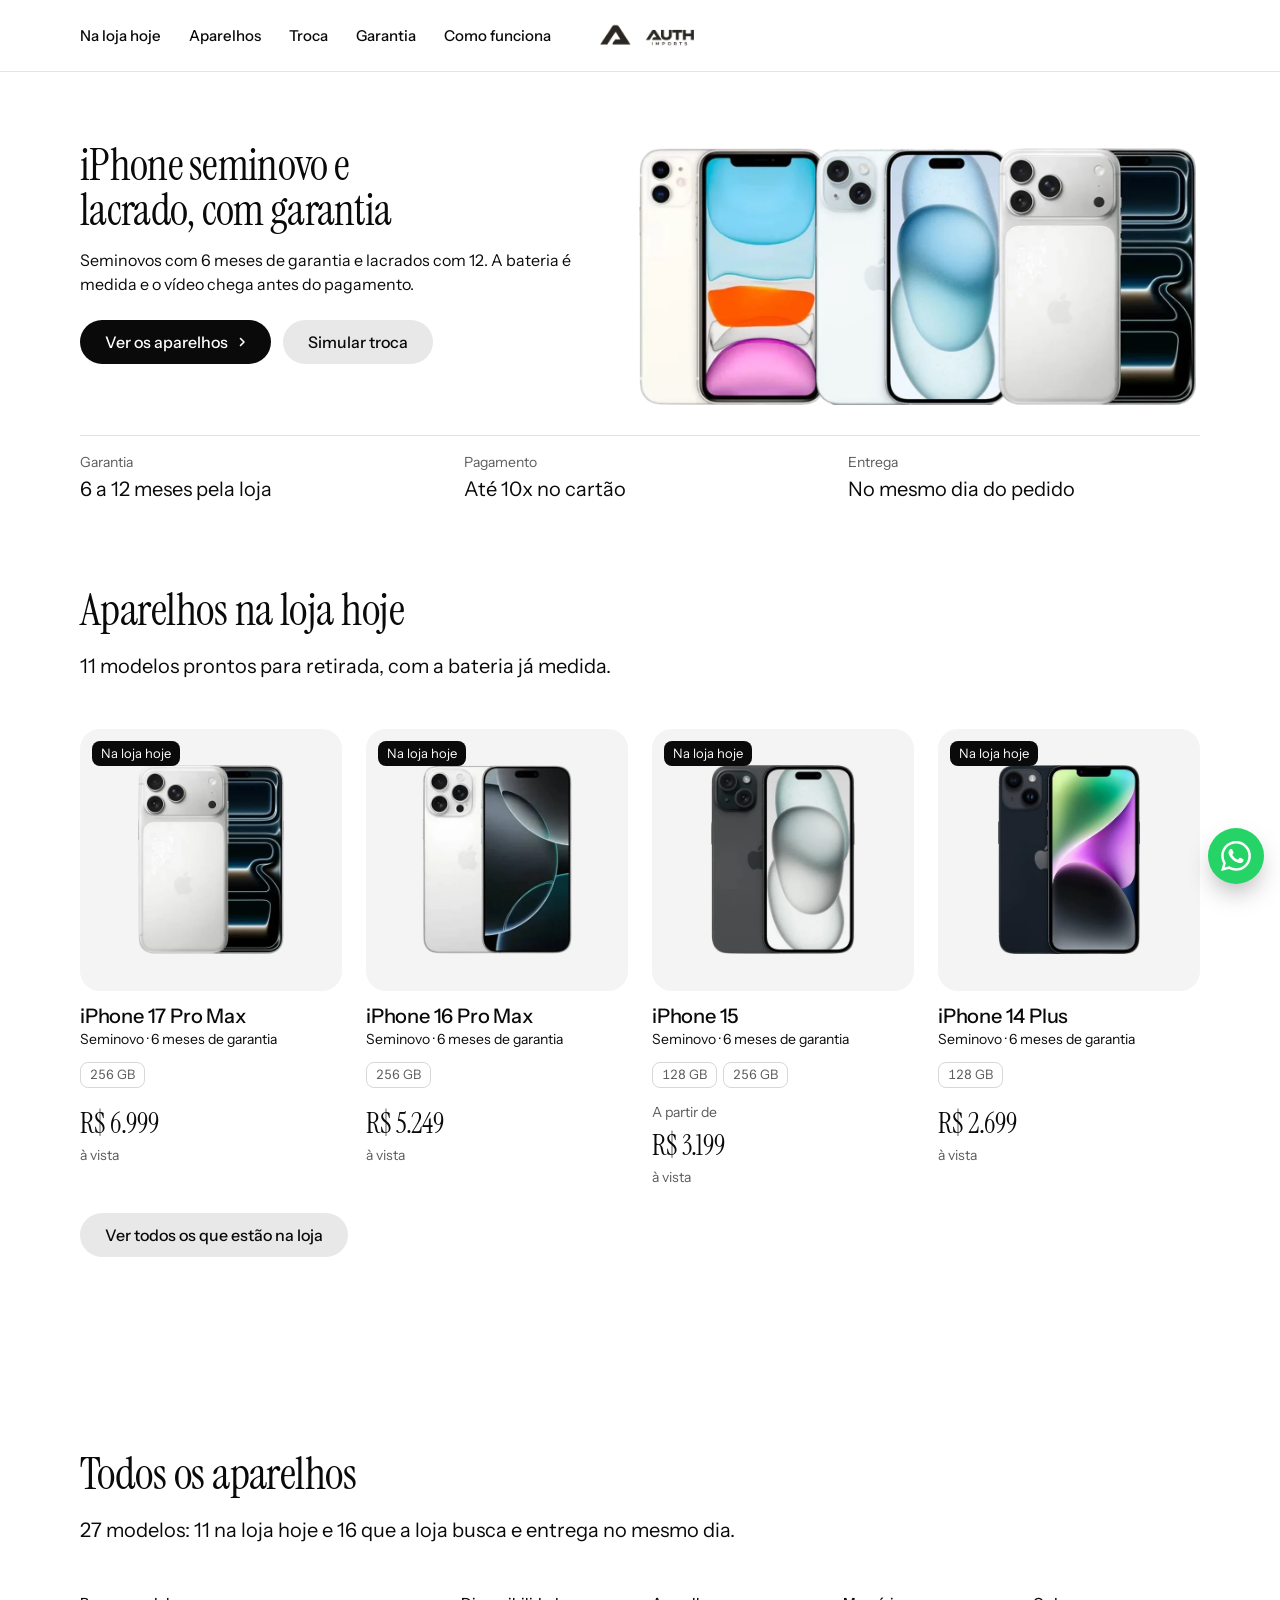
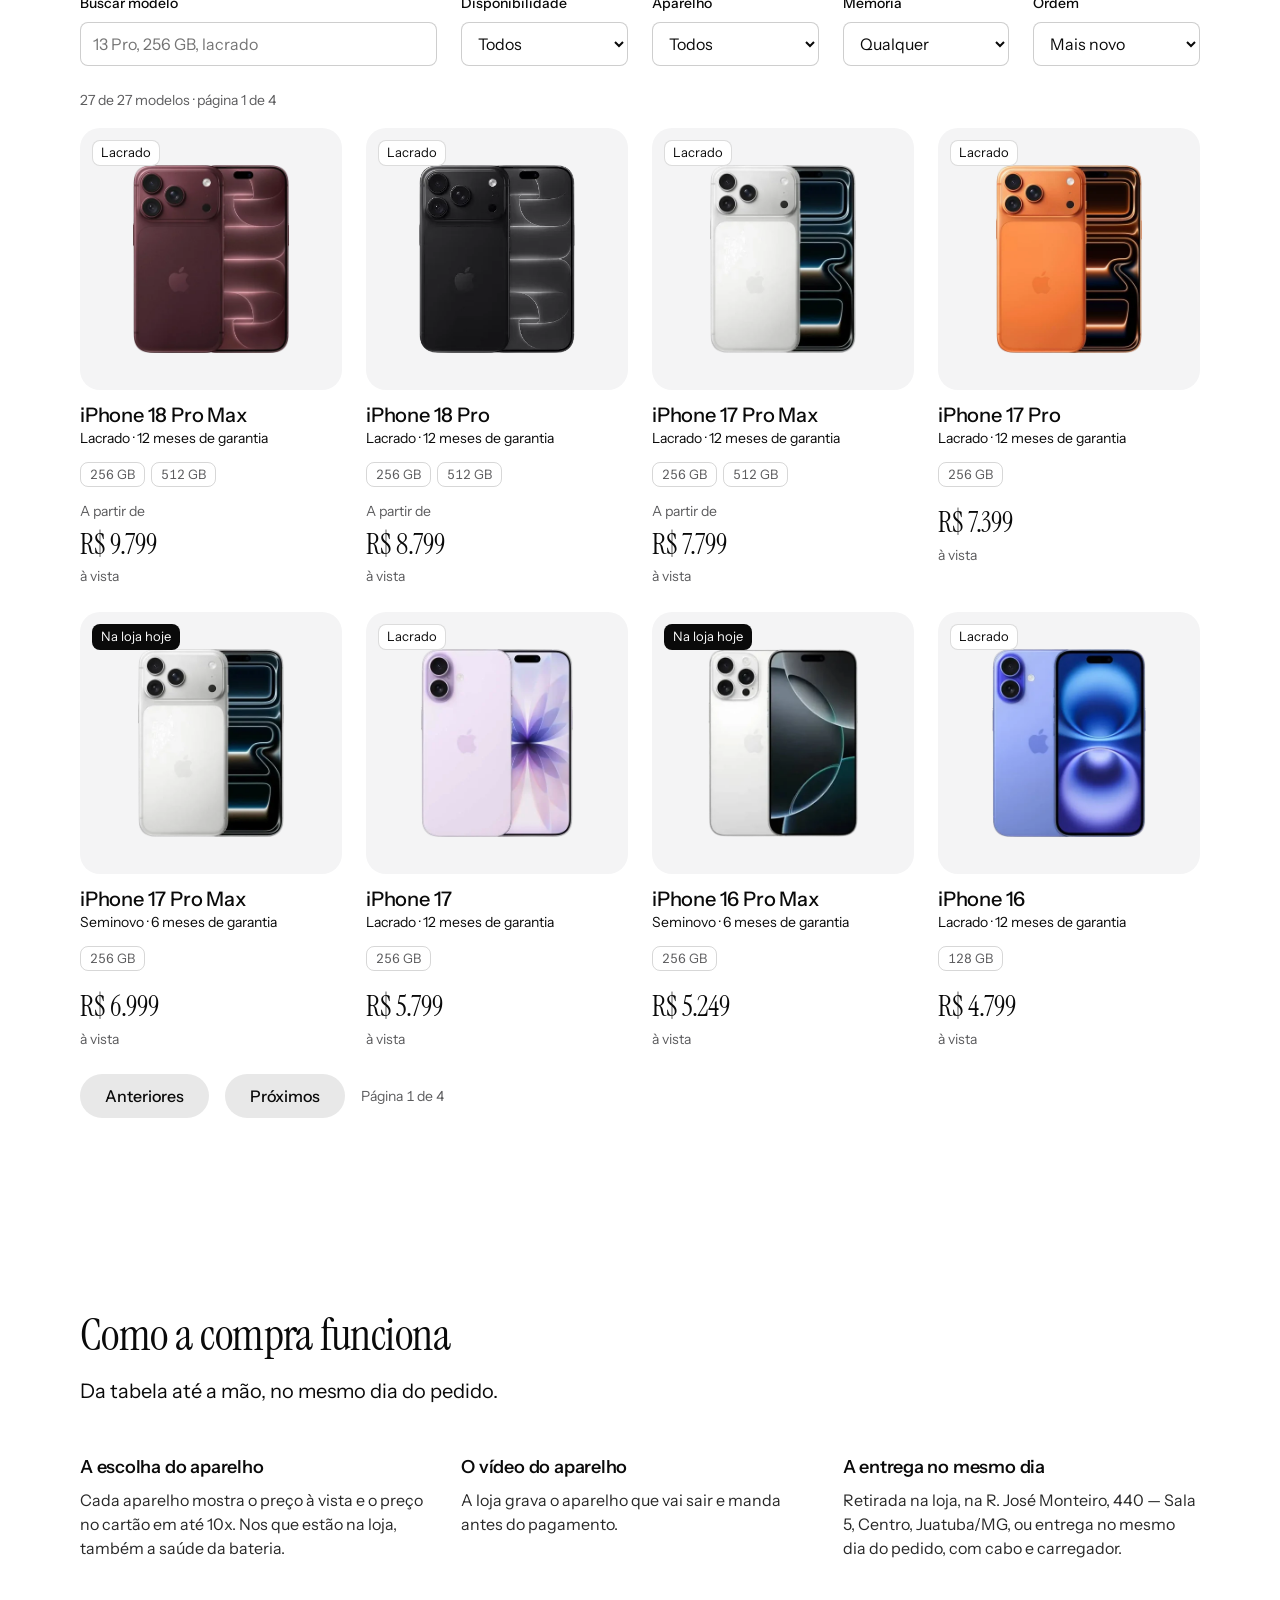
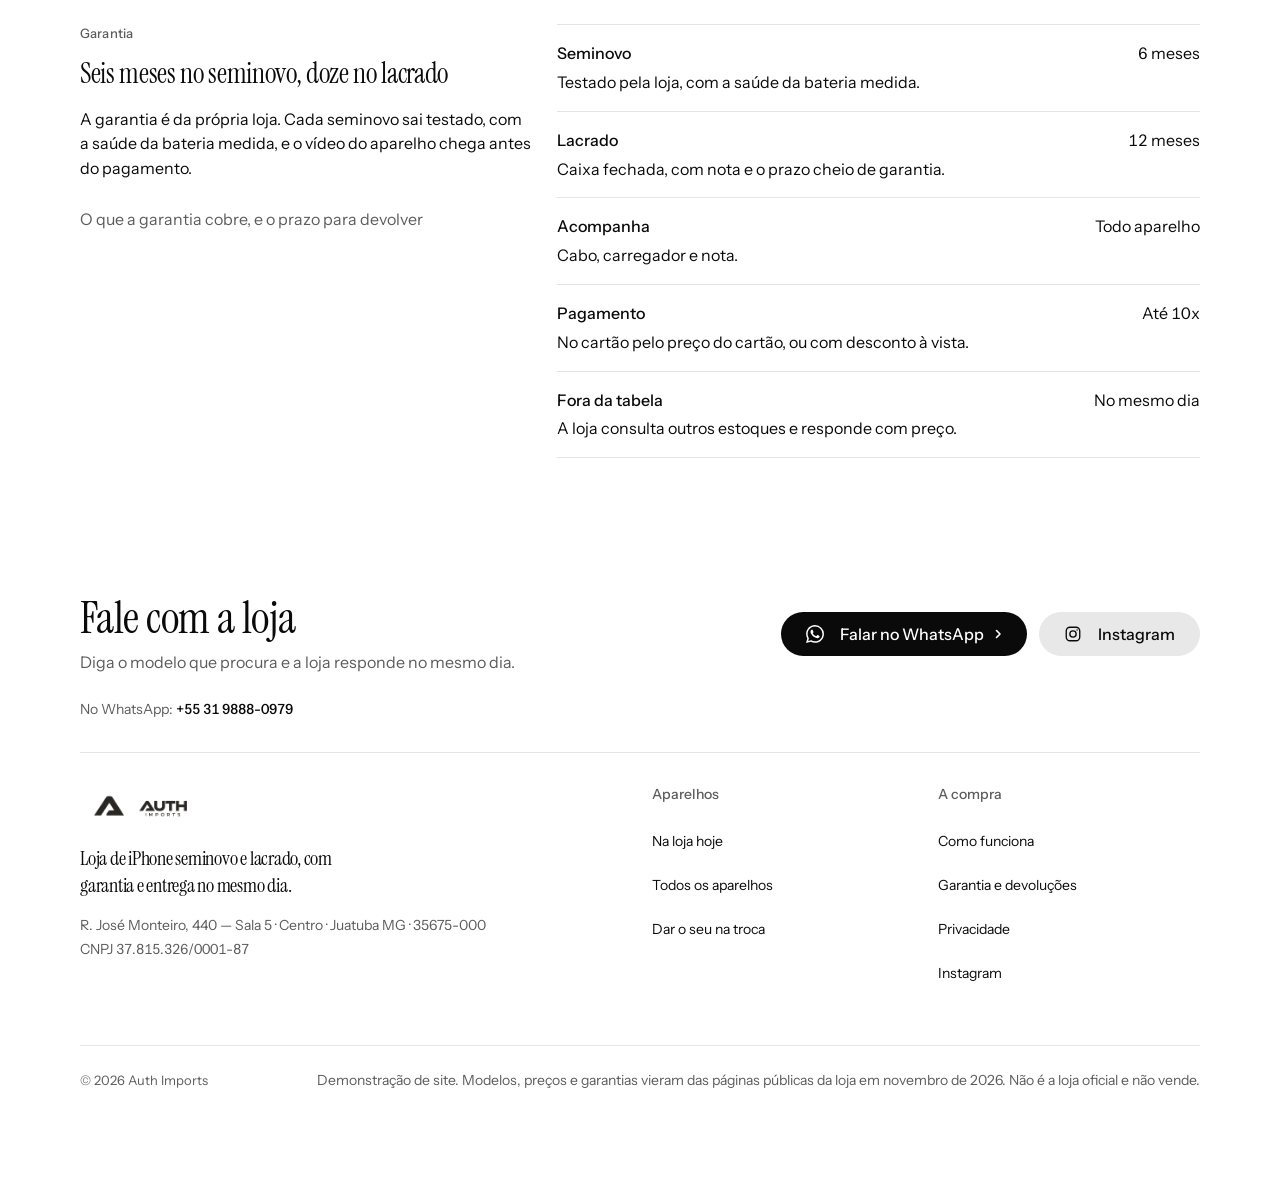
<file: site/index.html>
<!doctype html>
<html lang="pt-BR" data-type="product" data-radius="soft" data-buttons="pill" data-motion>
<head>
<meta charset="utf-8">
<meta name="viewport" content="width=device-width, initial-scale=1, viewport-fit=cover">
<title>Auth Imports: iPhone seminovo e lacrado com garantia</title>
<meta name="description" content="Loja de iPhone seminovo e lacrado: seminovos testados, seis ou doze meses de garantia e entrega no mesmo dia do pedido.">
<meta property="og:type" content="website">
<meta property="og:title" content="Auth Imports: iPhone seminovo e lacrado com garantia">
<meta property="og:description" content="Seminovos testados, seis ou doze meses de garantia e entrega no mesmo dia.">
<meta property="og:image" content="https://authimports.pages.dev/share.jpg">
<meta property="og:url" content="https://authimports.pages.dev/">
<link rel="canonical" href="https://authimports.pages.dev/">
<meta name="twitter:card" content="summary_large_image">
<link rel="icon" href="assets/img/logo-dark.png" type="image/png">
<meta name="theme-color" content="#ffffff">
<!-- protótipo: não deve aparecer em busca sob o nome da loja -->
<meta name="robots" content="noindex, nofollow">
<meta name="site-kind" content="other">
<meta name="page-type" content="product">
<link rel="preconnect" href="https://fonts.googleapis.com">
<link rel="preconnect" href="https://fonts.gstatic.com" crossorigin>
<link href="https://fonts.googleapis.com/css2?family=Instrument+Serif&family=Instrument+Sans:wdth,wght@75..100,400..600&display=swap" rel="stylesheet">
<link rel="stylesheet" href="assets/system.css">
<link rel="stylesheet" href="assets/ui/cards.css">
<link rel="stylesheet" href="assets/motion/motion.css">
<link rel="stylesheet" href="assets/layout/layout.css">
<link rel="stylesheet" href="assets/icons/icon.css">
<link rel="stylesheet" href="assets/troca.css">
<link rel="stylesheet" href="assets/site.css">
<link rel="stylesheet" href="assets/campanha.css">
<style>
:root {
  --p-bg: #ffffff; --p-surface: #f4f4f5; --p-ink: #0a0a0a; --p-muted: #5c5c5e;
  --p-accent: #0a0a0a; --p-accent-ink: #ffffff; --p-action: #0a0a0a; --p-action-ink: #ffffff;
  --p-inv-bg: #0a0a0a; --p-inv-surface: #171717; --p-inv-ink: #ffffff; --p-inv-muted: #979797;
  --p-inv-accent: #ffffff; --p-inv-accent-ink: #0a0a0a; --p-inv-action: #ffffff; --p-inv-action-ink: #0a0a0a;
  --font-display: "Instrument Serif", Georgia, serif;
  --font-text: "Instrument Sans", system-ui, sans-serif;
  --display-weight: 400;
  --display-tracking: -0.012em;
  --display-tracking-xl: -0.016em;
  --ly-scale: 1.12;
}
</style>
<script>document.documentElement.classList.add('m-enter');setTimeout(()=>document.documentElement.classList.add('m-enter-done'),700)</script>
<script>document.documentElement.classList.add('mo-js');setTimeout(()=>document.documentElement.classList.add('mo-safe'),2500)</script>
<style>
  /* page CSS: inside the product cards, the catalogue's controls and the spec dialog only */
  .nav__logo img, .footer .nav__logo img { height: 26px; width: auto; display: block }

  /* the product cut-outs stand in the tile's mask instead of filling it */
  .prod { --tile-ratio: 1 / 1; text-decoration: none; gap: var(--s-3) }
  .prod .tile__media > img { object-fit: contain; padding: 14% 18%;
                             transition: transform 600ms var(--ease) }
  .sel { position: absolute; top: var(--s-3); left: var(--s-3); z-index: 1;
         font-size: var(--t-label); line-height: 1.2; padding: 4px 8px; border-radius: var(--r-sm);
         background: var(--bg); border: 1px solid color-mix(in srgb, var(--ink) 14%, transparent) }
  .sel--agora { background: var(--accent); color: var(--accent-ink); border-color: transparent }
  /* capacidades do modelo: no cartão são rótulo, na ficha viram botão */
  .caps, .ficha__caps { display: flex; flex-wrap: wrap; gap: 6px }
  .cap { font-size: var(--t-label); line-height: 1.2; padding: 4px 9px; border-radius: var(--r-sm);
         border: 1px solid color-mix(in srgb, var(--ink) 16%, transparent); color: var(--muted);
         font-variant-numeric: tabular-nums; white-space: nowrap }
  .cap--btn { min-height: 36px; padding: 0 14px; display: inline-flex; align-items: center;
              cursor: pointer; color: var(--ink); background: var(--bg);
              transition: background var(--m-in) var(--ease), color var(--m-in) var(--ease),
                          border-color var(--m-in) var(--ease) }
  .cap--btn[aria-pressed="true"] { background: var(--accent); color: var(--accent-ink); border-color: var(--accent) }
  @media (hover: hover) and (pointer: fine) {
    .cap--btn:hover:not([aria-pressed="true"]) { border-color: var(--ink) }
  }
  .prod__preco { margin-top: auto; padding-top: 2px }
  /* no tablet e no telefone as capacidades ficam so na ficha: a grade nao cabe com elas */
  @media (max-width: 1023px) { .caps { display: none } }
  .prod__apd { display: block; font-size: var(--t-small); color: var(--muted) }
  .prod__preco b { font-family: var(--font-display); font-weight: var(--display-weight);
                   font-size: var(--t-h3); letter-spacing: var(--display-tracking);
                   font-variant-numeric: tabular-nums }

  /* a linha de aparelhos e um recorte: cabe inteira no palco, nunca cortada */
  /* com faixa ancorada o palco nao pode sangrar no rodape do hero */
  .hero--product .hero__stage { margin-bottom: 0; min-height: 0 }
  /* faixa de tres fatos ancorada sob o hero */
  .hero-strip { display: grid; grid-template-columns: repeat(3, minmax(0, 1fr));
                gap: var(--s-6); margin: 0; padding-top: var(--s-4);
                border-top: 1px solid color-mix(in srgb, var(--ink) 12%, transparent) }
  .hero-strip dt { font-size: var(--t-small); color: var(--muted) }
  .hero-strip dd { margin: 0; font-size: var(--t-card) }
  /* O kit esconde a faixa abaixo de 640px (system.css 309). No celular ela e
     justamente o que responde "e se der problema?", entao volta empilhada.
     Seletor mais forte que o do kit (:is(.hero,...) > .wrap > .hero-strip). */
  @media (max-width: 639px) {
    main.inicial .hero--product > .wrap > .hero-strip { display: grid; grid-template-columns: 1fr;
                                                        gap: var(--s-2); margin-top: var(--s-5) }
    main.inicial .hero--product > .wrap > .hero-strip > div { display: flex; justify-content: space-between;
                                                              align-items: baseline; gap: var(--s-4) }
    main.inicial .hero--product > .wrap > .hero-strip dd { font-size: var(--t-small); text-align: right }
  }

  .filtros { margin-bottom: var(--s-5) }
  .filtros .field { margin: 0 }
  .cat__barra { display: flex; align-items: center; justify-content: space-between; flex-wrap: wrap;
                gap: var(--s-2) var(--s-4); margin-bottom: var(--s-4) }
  .cat__conta { font-size: var(--t-small); color: var(--muted); margin: 0 }
  /* um filtro posto precisa poder ser tirado */
  .cat__limpar, .cat__vazio-volta { background: none; border: 0; cursor: pointer; color: var(--muted);
                  font: inherit; font-size: var(--t-small); padding: 8px 2px; min-height: 44px;
                  display: inline-flex; align-items: center;
                  text-decoration: underline; text-underline-offset: 4px }
  .cat__vazio-volta { color: var(--ink) }
  @media (hover: hover) and (pointer: fine) {
    .cat__limpar:hover, .cat__vazio-volta:hover { color: var(--ink); text-decoration-thickness: 2px }
  }
  .cat__vazio { padding: var(--s-8) 0; color: var(--muted) }
  .pager { display: flex; align-items: center; flex-wrap: wrap; gap: var(--s-3) var(--s-4); margin-top: var(--s-5) }
  .pager__n { font-size: var(--t-small); color: var(--muted); font-variant-numeric: tabular-nums }
  @media (max-width: 420px) { .pager__n { flex-basis: 100%; order: -1 } .nav__logo img { height: 22px } }

  .tile__par { display: block }
  /* the tablet cuts the tile's picture so the two card rows keep their two screens */
  @media (min-width: 1024px) and (max-width: 1279px) {
    .prod { --tile-ratio: 3 / 2 }
    .prod .tile__media > img { padding: 6% 24% }
    .cat__barra { margin-bottom: var(--s-2) }
    .pager { margin-top: var(--s-3) }
    .filtros { margin-bottom: var(--s-4) }

  }
  @media (min-width: 640px) and (max-width: 1023px) {
    /* a busca ocupa a linha inteira e os quatro seletores dividem a de baixo */
    .filtros .field.span-4 { grid-column: 1 / -1 }
    .filtros .field.span-2 { grid-column: auto / span 3 }
    .filtros .field :is(input, select) { padding-inline: 10px; font-size: 14px }
    .prod { --tile-ratio: 2 / 1 }
    .prod .tile__media > img { padding: 4% 28% }
    .cat__barra { margin-bottom: var(--s-2) }
    .pager { margin-top: var(--s-3) }
    .filtros { margin-bottom: var(--s-4) }
    .cat__barra { margin-bottom: var(--s-3) }
  }
  @media (max-width: 639px) {
    /* a linha de aparelhos e larga: no telefone ela fecha dentro da primeira tela */
    .hero--product .hero__stage { height: 188px; min-height: 0 }
    .hero--product .hero__stage img { width: 100%; height: 100%; object-fit: contain; object-position: center bottom }
    .sel { font-size: 11px; padding: 3px 6px }
    .prod { --tile-ratio: 4 / 3 }
    .prod .tile__media > img { padding: 8% 20% }
    /* a garantia do cartao quebra para a segunda linha em vez de sumir:
       no telefone e a informacao que mais segura quem esta inseguro */
    .prod .f-gar { display: block }
    .prod .f-sep { display: none }
    .filtros .field.span-4 { grid-column: 1 / -1 }
    .filtros .field.span-2 { grid-column: auto / span 6 }
    .filtros .field label { font-size: 12px }
    .filtros { margin-bottom: var(--s-4) }
    .cat__barra { margin-bottom: var(--s-2) }
    .pager { margin-top: var(--s-4) }
  }

  dialog.ficha { width: min(100% - 32px, 980px); max-height: 88vh; padding: 0; border: 0;
                 border-radius: var(--r-lg); background: var(--bg); color: var(--ink);
                 box-shadow: 0 40px 90px -30px rgba(0,0,0,.45) }
  dialog.ficha::backdrop { background: color-mix(in srgb, #2a2622 62%, transparent) }
  .ficha__in { display: grid; gap: var(--s-6); padding: var(--s-6); overflow: auto; max-height: 88vh }
  @media (min-width: 760px) { .ficha__in { grid-template-columns: 5fr 7fr; gap: var(--s-8); padding: var(--s-8) }
    /* a foto acompanha a rolagem da ficha, em vez de sumir e deixar a coluna vazia */
    dialog.ficha .ficha__palco { position: sticky; top: 0 } }
  /* o palco nao estica com a tabela ao lado: moldura fixa, foto preenchendo */
  .ficha__palco { position: relative; background: var(--surface); border-radius: var(--r-md);
                  align-self: start; aspect-ratio: 1; min-height: 0; padding: 0 }
  /* mesmo padrao do palco do hero no kit: preenche o palco, folga por padding */
  .ficha__foto { position: absolute; inset: 0; width: 100%; height: 100%; max-width: none;
                 padding: var(--s-5); object-fit: contain }
  .ficha__row { display: flex; justify-content: space-between; gap: var(--s-4);
                padding: 10px 0; border-bottom: 1px solid color-mix(in srgb, var(--ink) 10%, transparent) }
  .ficha__row dt { color: var(--muted); font-size: var(--t-small) }
  .ficha__row dd { margin: 0; text-align: right }
  /* a ficha dá foco ao nome para o leitor de tela anunciar o aparelho antes do
     botão fechar. O anel preto que o Chrome desenha em volta do título, porém,
     lê como campo de texto ou erro: o foco fica, o anel sai. */
  dialog.ficha .ficha__nome:focus,
  dialog.ficha .ficha__nome:focus-visible { outline: none }
  .ficha__preco { font-family: var(--font-display); font-size: var(--t-h2);
                  letter-spacing: var(--display-tracking) }
  .ficha__par { display: block; font-family: var(--font-text); font-size: var(--t-small); color: var(--muted) }
  /* Barra de acao da ficha. O preco e os botoes acompanham a rolagem: a decisao
     e a acao nunca ficam a telas de distancia uma da outra. Ela carrega o respiro
     do fim da ficha, por isso .ficha__in perde o padding de baixo. */
  .ficha__in { padding-bottom: 0 }
  .ficha__barra { position: sticky; bottom: 0; z-index: 2; display: grid; gap: var(--s-3);
                  margin-top: var(--s-2); padding: var(--s-4) 0 var(--s-5); background: var(--bg) }
  /* a borda reta fazia a barra parecer o fim do painel e o visitante parava de
     rolar antes da bateria e da garantia. O esmaecido diz que ha mais embaixo. */
  .ficha__barra::before { content: ""; position: absolute; left: 0; right: 0; bottom: 100%; height: 32px;
                          background: linear-gradient(to top, var(--bg), transparent); pointer-events: none }
  .ficha__barra-preco { margin: 0; font-size: var(--t-small); color: var(--muted);
                        font-variant-numeric: tabular-nums }
  .ficha__barra-preco b { font-family: var(--font-display); font-weight: var(--display-weight);
                          font-size: var(--t-card); letter-spacing: var(--display-tracking);
                          color: var(--ink); margin-right: 6px }
  @media (min-width: 760px) {
    .ficha__barra { padding-bottom: var(--s-6) }
    .ficha__barra-preco b { font-size: var(--t-h3) }
  }
  /* tela baixa: a barra devolve altura para os fatos do aparelho */
  @media (max-height: 700px) {
    .ficha__barra { padding: var(--s-3) 0 var(--s-4) }
    dialog.ficha .ficha__row { padding: 7px 0 }
  }
  /* no telefone a foto quadrada empurrava o nome e o preco para debaixo da barra:
     o palco deita e o texto cabe acima dela sem rolar */
  @media (max-width: 759px) {
    dialog.ficha .ficha__palco { aspect-ratio: 2 / 1 }
    dialog.ficha .ficha__foto { padding: var(--s-2) var(--s-6) }
    .ficha__barra { padding-top: var(--s-3) }
  }
  /* o preco do cartao diz o que e: sem isso o visitante acabou de ler "ate 10x"
     na faixa do heroi e pode dividir este numero por dez */
  .prod__avista { display: block; font-size: var(--t-small); color: var(--muted) }
  /* a ficha tecnica do modelo recolhe: tela, chip e camera a pessoa le no site
     da Apple. O que so existe aqui (bateria, disponibilidade, o que acompanha)
     fica aberto, junto do preco. */
  .ficha__spec > summary { cursor: pointer; list-style: none; padding: 12px 0; min-height: 44px;
                           display: flex; align-items: center; gap: 8px; font-size: var(--t-small);
                           color: var(--muted); border-top: 1px solid color-mix(in srgb, var(--ink) 10%, transparent) }
  .ficha__spec > summary::-webkit-details-marker { display: none }
  .ficha__spec > summary::after { content: ""; width: 8px; height: 8px; border-right: 1.5px solid currentColor;
                                  border-bottom: 1.5px solid currentColor; transform: rotate(45deg) translate(-2px, -2px);
                                  transition: transform var(--m-in) var(--ease) }
  .ficha__spec[open] > summary::after { transform: rotate(225deg) translate(-2px, -2px) }
  @media (hover: hover) and (pointer: fine) { .ficha__spec > summary:hover { color: var(--ink) } }
  .ficha__notas { display: grid; gap: var(--s-4) }
  .nota h3 { font: 500 var(--t-small)/1.3 var(--font-text); letter-spacing: 0 }
  .nota p { font-size: var(--t-small); color: var(--muted); margin-top: 2px }
  .ficha__fechar { position: absolute; top: 12px; right: 12px; width: 44px; height: 44px;
                   border-radius: 999px; background: var(--bg); border: 1px solid color-mix(in srgb, var(--ink) 14%, transparent);
                   display: grid; place-items: center; cursor: pointer }
  .demo-note { font-size: var(--t-small); color: var(--muted) }
</style>
</head>

<body>
<header class="nav nav--split">
  <div class="wrap nav__bar">
    <a class="skip-link" href="#top">Ir para o conteúdo</a>
    <a class="nav__logo" href="index.html"><img src="assets/img/logo-dark.png" alt="Auth Imports" width="496" height="120"></a>
    <nav class="nav__links" aria-label="Principal">
      <div class="nav__item"><a class="nav__link" href="#estoque">Na loja hoje</a></div>
      <div class="nav__item"><a class="nav__link" href="#catalogo">Aparelhos</a></div>
      <div class="nav__item"><a class="nav__link" href="troca.html">Troca</a></div>
      <div class="nav__item"><a class="nav__link" href="politicas.html">Garantia</a></div>
      <div class="nav__item"><a class="nav__link" href="#como">Como funciona</a></div>
    </nav>
    <button class="nav__toggle" type="button" aria-expanded="false" aria-label="Menu">
      <svg width="18" height="18" viewBox="0 0 18 18" aria-hidden="true"><path d="M2 5h14M2 13h14" stroke="currentColor" stroke-width="1.6" stroke-linecap="round"/></svg>
    </button>
  </div>
</header>

<main id="top" class="interna inicial">
  <section class="hero hero--product" data-enter aria-labelledby="hero-h">
    <div class="wrap"><div class="hero-text hero__in">
      <div class="hero__head">
        <div>
          <h1 id="hero-h">iPhone seminovo e lacrado, com garantia</h1>
          <p class="hero__lead">Seminovos com 6 meses de garantia e lacrados com 12. A bateria é medida e o vídeo chega antes do pagamento.</p>
        </div>
        <div class="btn-row">
          <a class="btn btn--primary" href="#estoque">Ver os aparelhos</a>
          <a class="btn btn--secondary" href="troca.html">Simular troca</a>
        </div>
      </div>
      <div class="hero__stage">
        <img class="is-cutout" src="assets/img/hero-linha.webp" alt="iPhone 11, iPhone 15 e iPhone 17 Pro Max lado a lado, de frente e de costas" fetchpriority="high" width="1304" height="600">
      </div>
    </div>
    <dl class="hero-strip">
      <div><dt>Garantia</dt><dd>6 a 12 meses pela loja</dd></div>
      <div><dt>Pagamento</dt><dd>Até 10x no cartão</dd></div>
      <div><dt>Entrega</dt><dd>No mesmo dia do pedido</dd></div>
    </dl>
    </div>
  </section>

  <section class="section" id="estoque" aria-labelledby="estoque-h">
    <div class="wrap">
      <div class="section-head">
        <h2 id="estoque-h">Aparelhos na loja hoje</h2>
        <p id="estoque-lead">Prontos para retirada, com a bateria já medida.</p>
      </div>
      <div class="grid" id="grade-estoque"></div>
      <div class="pager">
        <button class="btn btn--secondary" type="button" id="est-todos">Ver todos os que estão na loja</button>
      </div>
    </div>
  </section>

  <section class="section" id="catalogo" aria-labelledby="catalogo-h">
    <div class="wrap">
      <div class="group">
      <div class="section-head">
        <h2 id="catalogo-h">Todos os aparelhos</h2>
        <p id="catalogo-lead">O que está na loja e o que a loja busca no estoque, na mesma lista.</p>
      </div>
      <div class="grid filtros">
        <div class="field span-4">
          <label for="busca">Buscar modelo</label>
          <input id="busca" name="busca" type="search" autocomplete="off" placeholder="13 Pro, 256 GB, lacrado">
        </div>
        <div class="field span-2">
          <label for="onde">Disponibilidade</label>
          <select id="onde" name="onde">
            <option value="">Todos</option>
            <option value="pronta">Na loja hoje</option>
            <option value="encomenda">Sob encomenda</option>
          </select>
        </div>
        <div class="field span-2">
          <label for="tipo">Aparelho</label>
          <select id="tipo" name="tipo">
            <option value="">Todos</option>
            <option value="iphone">iPhone</option>
            <option value="ipad">iPad</option>
            <option value="mac">Mac</option>
            <option value="watch">Watch</option>
          </select>
        </div>
        <div class="field span-2">
          <label for="memoria">Memória</label>
          <select id="memoria" name="memoria">
            <option value="">Qualquer</option>
            <option value="128">128 GB</option>
            <option value="256">256 GB</option>
            <option value="512">512 GB</option>
          </select>
        </div>
        <div class="field span-2">
          <label for="ordem">Ordem</label>
          <select id="ordem" name="ordem">
            <option value="new">Mais novo</option>
            <option value="low">Mais barato</option>
            <option value="high">Mais caro</option>
          </select>
        </div>
      </div>
      <div class="cat__barra">
        <p class="cat__conta" id="conta" role="status"></p>
        <button class="cat__limpar" type="button" id="limpar" hidden>Limpar filtros</button>
      </div>
      <div class="grid" id="grade-catalogo"></div>
      </div>
      <div class="cat__mais">
        <div class="grid" id="grade-catalogo-2"></div>
        <div class="pager" id="pag">
          <button class="btn btn--secondary" type="button" id="pag-ant">Anteriores</button>
          <button class="btn btn--secondary" type="button" id="pag-prox">Próximos</button>
          <span class="pager__n" id="pag-n"></span>
        </div>
      </div>
    </div>
  </section>

  <section class="section" id="como" aria-labelledby="como-h">
    <div class="wrap">
      <div class="section-head">
        <h2 id="como-h">Como a compra funciona</h2>
        <p>Da tabela até a mão, no mesmo dia do pedido.</p>
      </div>
      <div class="grid">
        <article class="card card--open span-4">
          <h3>A escolha do aparelho</h3>
          <p>Cada aparelho mostra o preço à vista e o preço no cartão em até 10x. Nos que estão na loja, também a saúde da bateria.</p>
        </article>
        <article class="card card--open span-4">
          <h3>O vídeo do aparelho</h3>
          <p>A loja grava o aparelho que vai sair e manda antes do pagamento.</p>
        </article>
        <article class="card card--open span-4">
          <h3>A entrega no mesmo dia</h3>
          <p>Retirada na loja, na R. José Monteiro, 440 — Sala 5, Centro, Juatuba/MG, ou entrega no mesmo dia do pedido, com cabo e carregador.</p>
        </article>
      </div>
      <div class="grid compra__base">
        <div class="span-5 stack-4 garantia" id="garantia">
          <p class="t-label muted">Garantia</p>
          <h3 class="garantia__titulo">Seis meses no seminovo, doze no lacrado</h3>
          <p>A garantia é da própria loja. Cada seminovo sai testado, com a saúde da bateria medida, e o vídeo do aparelho chega antes do pagamento.</p>
          <p><a class="garantia__mais" href="politicas.html#garantia">O que a garantia cobre, e o prazo para devolver</a></p>
        </div>
        <ul class="rows span-7 start-6">
          <li><span class="rows__name">Seminovo</span><p>Testado pela loja, com a saúde da bateria medida.</p><span class="rows__value">6 meses</span></li>
          <li><span class="rows__name">Lacrado</span><p>Caixa fechada, com nota e o prazo cheio de garantia.</p><span class="rows__value">12 meses</span></li>
          <li><span class="rows__name">Acompanha</span><p>Cabo, carregador e nota.</p><span class="rows__value">Todo aparelho</span></li>
          <li><span class="rows__name">Pagamento</span><p>No cartão pelo preço do cartão, ou com desconto à vista.</p><span class="rows__value">Até 10x</span></li>
          <li><span class="rows__name">Fora da tabela</span><p>A loja consulta outros estoques e responde com preço.</p><span class="rows__value">No mesmo dia</span></li>
        </ul>
      </div>
    </div>
  </section>
</main>

<footer class="footer closing rodape" aria-labelledby="close-h">
  <div class="wrap">
    <div class="rodape__cta">
      <div>
        <h2 class="rodape__titulo" id="close-h">Fale com a loja</h2>
        <p class="rodape__linha">Diga o modelo que procura e a loja responde no mesmo dia.</p>
      </div>
      <div class="rodape__acoes">
        <a class="btn btn--primary btn--zap" data-zap href="https://wa.me/"><span class="btn__icone" data-icone="whatsapp"></span>Falar no WhatsApp</a>
        <a class="btn btn--secondary btn--insta" data-insta href="#"><span class="btn__icone" data-icone="instagram"></span>Instagram</a>
      </div>
        <p class="rodape__numero">No WhatsApp: <b data-loja-numero></b></p>
    </div>
    <div class="closing__links">
      <div class="grid">
        <div class="span-6 stack-4">
          <a class="nav__logo" href="index.html"><img src="assets/img/logo-dark.png" alt="Auth Imports" width="496" height="120"></a>
          <p class="footer__lede">Loja de iPhone seminovo e lacrado, com garantia e entrega no mesmo dia.</p>
          <address class="loja">
            <span class="loja__linha" data-loja-endereco></span>
            <span class="loja__cnpj" data-loja-cnpj></span>
          </address>
        </div>
        <div class="span-3 start-7 footer__col"><h3>Aparelhos</h3><ul>
          <li><a href="#estoque">Na loja hoje</a></li>
          <li><a href="#catalogo">Todos os aparelhos</a></li>
          <li><a href="troca.html">Dar o seu na troca</a></li>
        </ul></div>
        <div class="span-3 start-10 footer__col"><h3>A compra</h3><ul>
          <li><a href="#como">Como funciona</a></li>
          <li><a href="politicas.html">Garantia e devoluções</a></li>
          <li><a href="politicas.html#privacidade">Privacidade</a></li>
          <li><a data-insta href="#">Instagram</a></li>
        </ul></div>
      </div>
      <div class="footer__legal">
        <span>&copy; 2026 Auth Imports</span>
        <span class="demo-note">Demonstração de site. Modelos, preços e garantias vieram das páginas públicas da loja em novembro de 2026. Não é a loja oficial e não vende.</span>
      </div>
    </div>
  </div>
</footer>

<dialog class="ficha" aria-labelledby="ficha-nome">
  <button class="ficha__fechar" type="button" aria-label="Fechar a ficha">
    <svg width="16" height="16" viewBox="0 0 16 16" aria-hidden="true"><path d="M3 3l10 10M13 3L3 13" stroke="currentColor" stroke-width="1.6" stroke-linecap="round"/></svg>
  </button>
  <div class="ficha__in">
    <div class="ficha__palco"><img class="ficha__foto" alt=""></div>
    <div class="stack-4">
      <h2 class="ficha__nome" id="ficha-nome" tabindex="-1">iPhone</h2>
      <p class="ficha__linha t-small muted"></p>
      <div class="ficha__caps" role="group" aria-label="Armazenamento"></div>
      <p class="ficha__preco"><b></b><span class="ficha__par"></span></p>
      <dl class="ficha__corpo ficha__fatos"></dl>
      <div class="ficha__notas"></div>
      <details class="ficha__spec">
        <summary>Ficha técnica do modelo</summary>
        <dl class="ficha__corpo"></dl>
      </details>
      <p class="ficha__aviso t-small muted">A mensagem abre pronta no WhatsApp da loja, com o modelo e o preço.</p>
      <div class="ficha__barra">
        <p class="ficha__barra-preco"><b></b><span></span></p>
        <div class="btn-row">
          <a class="btn btn--primary btn--zap ficha__wa" href="#"><span class="btn__icone" data-icone="whatsapp"></span>Falar no WhatsApp</a>
          <button class="btn btn--secondary ficha__troca" type="button">Simular troca</button>
        </div>
      </div>
    </div>
  </div>
</dialog>

<script type="module" src="assets/system.js"></script>
<script type="module" src="assets/motion/motion.js"></script>
<script type="module" src="assets/layout/layout.js"></script>
<script type="module" src="assets/campanha.js"></script>
<script type="module">
import { G, montarCatalogo } from './assets/catalogo.js';
import { ligarPagina, ligarFichaPagina, rolarAteSecao } from './assets/pagina.js';
import { linkWhatsApp } from './assets/loja.js';
ligarPagina();
const porPreco = (a, b) => a.min - b.min;
const porNovo = (a, b) => b.y - a.y || b.min - a.min;

// Vitrine "na loja hoje": quatro destaques, do mais novo para o mais antigo.
// Sem paginação: quem quer a lista inteira vai para o catálogo já filtrado,
// que tem busca e ordenação. Paginar às cegas escondia o aparelho mais caro.
const estoque = G.filter(g => g.pronta).sort(porNovo);
document.getElementById('estoque-lead').textContent =
  estoque.length + ' modelos prontos para retirada, com a bateria já medida.';
// a vitrine fica em iPhone: o H1 logo acima promete iPhone, e um MacBook como
// terceiro cartão quebrava a promessa. iPad, Mac e Watch estão na lista inteira.
const vitrine = estoque.filter(g => g.cat === 'iphone');
montarCatalogo(document.getElementById('grade-estoque'),
               (vitrine.length >= 4 ? vitrine : estoque).slice(0, 4));

// catálogo: busca, filtro e oito por vez, sobre TODOS os modelos
const grade = document.getElementById('grade-catalogo');
const grade2 = document.getElementById('grade-catalogo-2');
const conta = document.getElementById('conta');
const campo = document.getElementById('busca');
const onde = document.getElementById('onde');
const tipo = document.getElementById('tipo');
const memoria = document.getElementById('memoria');
const ordem = document.getElementById('ordem');
const ant = document.getElementById('pag-ant');
const prox = document.getElementById('pag-prox');
const pagN = document.getElementById('pag-n');
const pager = document.getElementById('pag');
const limpar = document.getElementById('limpar');
const POR = 8;
let pagina = 0, filtrada = [];

// A busca varre o catálogo inteiro, com ou sem o aparelho na prateleira. Antes
// varria só a encomenda: quem procurava "13 Pro Max" recebia zero resultados
// sobre um aparelho que a loja tinha na loja. O selo do cartão e o filtro de
// disponibilidade dizem onde o aparelho está.
document.getElementById('catalogo-lead').textContent =
  G.length + ' modelos: ' + estoque.length + ' na loja hoje e '
  + (G.length - estoque.length) + ' que a loja busca e entrega no mesmo dia.';

function filtrar() {
  const termos = campo.value.toLowerCase().split(/\s+/).filter(Boolean);
  const mem = memoria.value, cat = tipo.value, disp = onde.value;
  filtrada = G.filter(g => {
    if (disp === 'pronta' && !g.pronta) return false;
    if (disp === 'encomenda' && g.pronta) return false;
    if (cat && g.cat !== cat) return false;
    if (mem && !g.vars.some(v => String(v.s) === mem)) return false;
    const palheiro = (g.n + ' ' + g.vars.map(v => v.s + 'gb').join(' ') + ' '
      + (g.k === 'lacrado' ? 'lacrado novo' : 'seminovo usado')
      + (g.pronta ? ' na loja hoje pronta entrega' : ' encomenda')).toLowerCase();
    return termos.every(t => palheiro.includes(t));
  });
  const o = ordem.value;
  filtrada.sort(o === 'high' ? (a, b) => b.min - a.min
    : o === 'low' ? porPreco : porNovo);
  pagina = 0;
  desenhar();
}

// o botão da vitrine leva à lista inteira, já filtrada pelo que está na loja
document.getElementById('est-todos').addEventListener('click', () => {
  onde.value = 'pronta';
  filtrar();
  rolarAteSecao(document.getElementById('catalogo'));
});

function desenhar() {
  const paginas = Math.max(1, Math.ceil(filtrada.length / POR));
  pagina = Math.min(Math.max(0, pagina), paginas - 1);
  const fatia = filtrada.slice(pagina * POR, pagina * POR + POR);
  if (fatia.length) {
    montarCatalogo(grade, fatia.slice(0, 4));
    montarCatalogo(grade2, fatia.slice(4, 8));
  } else {
    grade.innerHTML = '<p class="cat__vazio">Nenhum aparelho com esse filtro. '
      + '<button class="cat__vazio-volta" type="button" data-limpar>Ver os ' + G.length + ' modelos</button>'
      + ' ou, se a loja não lista o que você procura, <a href="'
      + linkWhatsApp('Olá, Auth Imports! Procuro um aparelho que não achei no site: ')
      + '" target="_blank" rel="noopener">peça o modelo no WhatsApp</a>.</p>';
    grade2.innerHTML = '';
  }
  conta.textContent = filtrada.length + ' de ' + G.length + ' modelos'
    + (paginas > 1 ? ' · página ' + (pagina + 1) + ' de ' + paginas : '');
  pagN.textContent = 'Página ' + (pagina + 1) + ' de ' + paginas;
  ant.disabled = pagina === 0;
  prox.disabled = pagina >= paginas - 1;
  // sem resultado não há o que paginar: dois botões desativados pesavam mais
  // na tela que o link de recuperação
  pager.hidden = filtrada.length === 0;
  limpar.hidden = !filtroAtivo();
}

/** Um filtro posto precisa poder ser tirado. */
function filtroAtivo() {
  return !!(campo.value.trim() || onde.value || tipo.value || memoria.value || ordem.value !== 'new');
}

function limparFiltros() {
  campo.value = ''; onde.value = ''; tipo.value = ''; memoria.value = ''; ordem.value = 'new';
  filtrar();
  campo.focus();
}
limpar.addEventListener('click', limparFiltros);
grade.addEventListener('click', e => { if (e.target.closest('[data-limpar]')) limparFiltros(); });
campo.addEventListener('input', filtrar);
onde.addEventListener('change', filtrar);
tipo.addEventListener('change', filtrar);
memoria.addEventListener('change', filtrar);
ordem.addEventListener('change', filtrar);
// trocar de página sem rolar deixava metade dos cartões novos fora da tela,
// e o clique lia como botão quebrado
function irPara(n) {
  pagina = n;
  desenhar();
  rolarAteSecao(document.getElementById('catalogo'));
}
ant.addEventListener('click', () => irPara(pagina - 1));
prox.addEventListener('click', () => irPara(pagina + 1));
filtrar();

ligarFichaPagina();
</script>
</body>
</html>
</file>
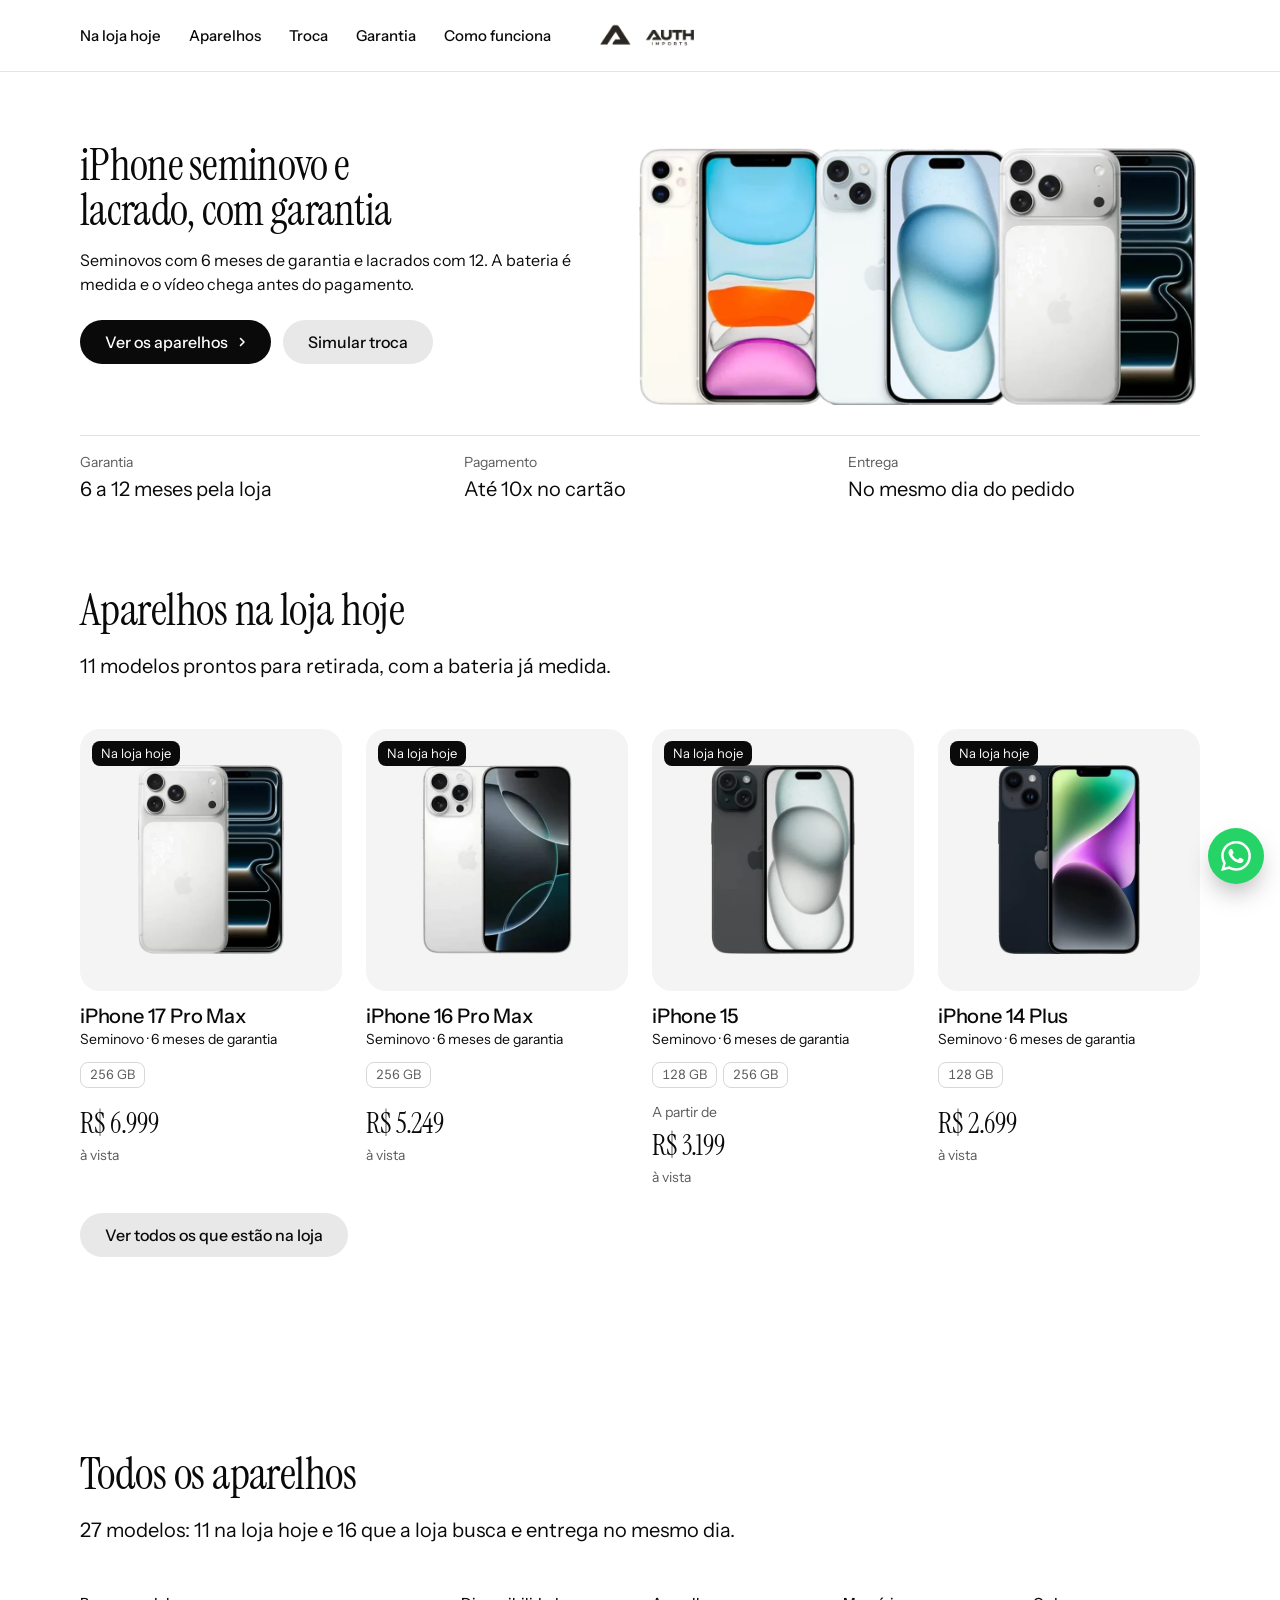
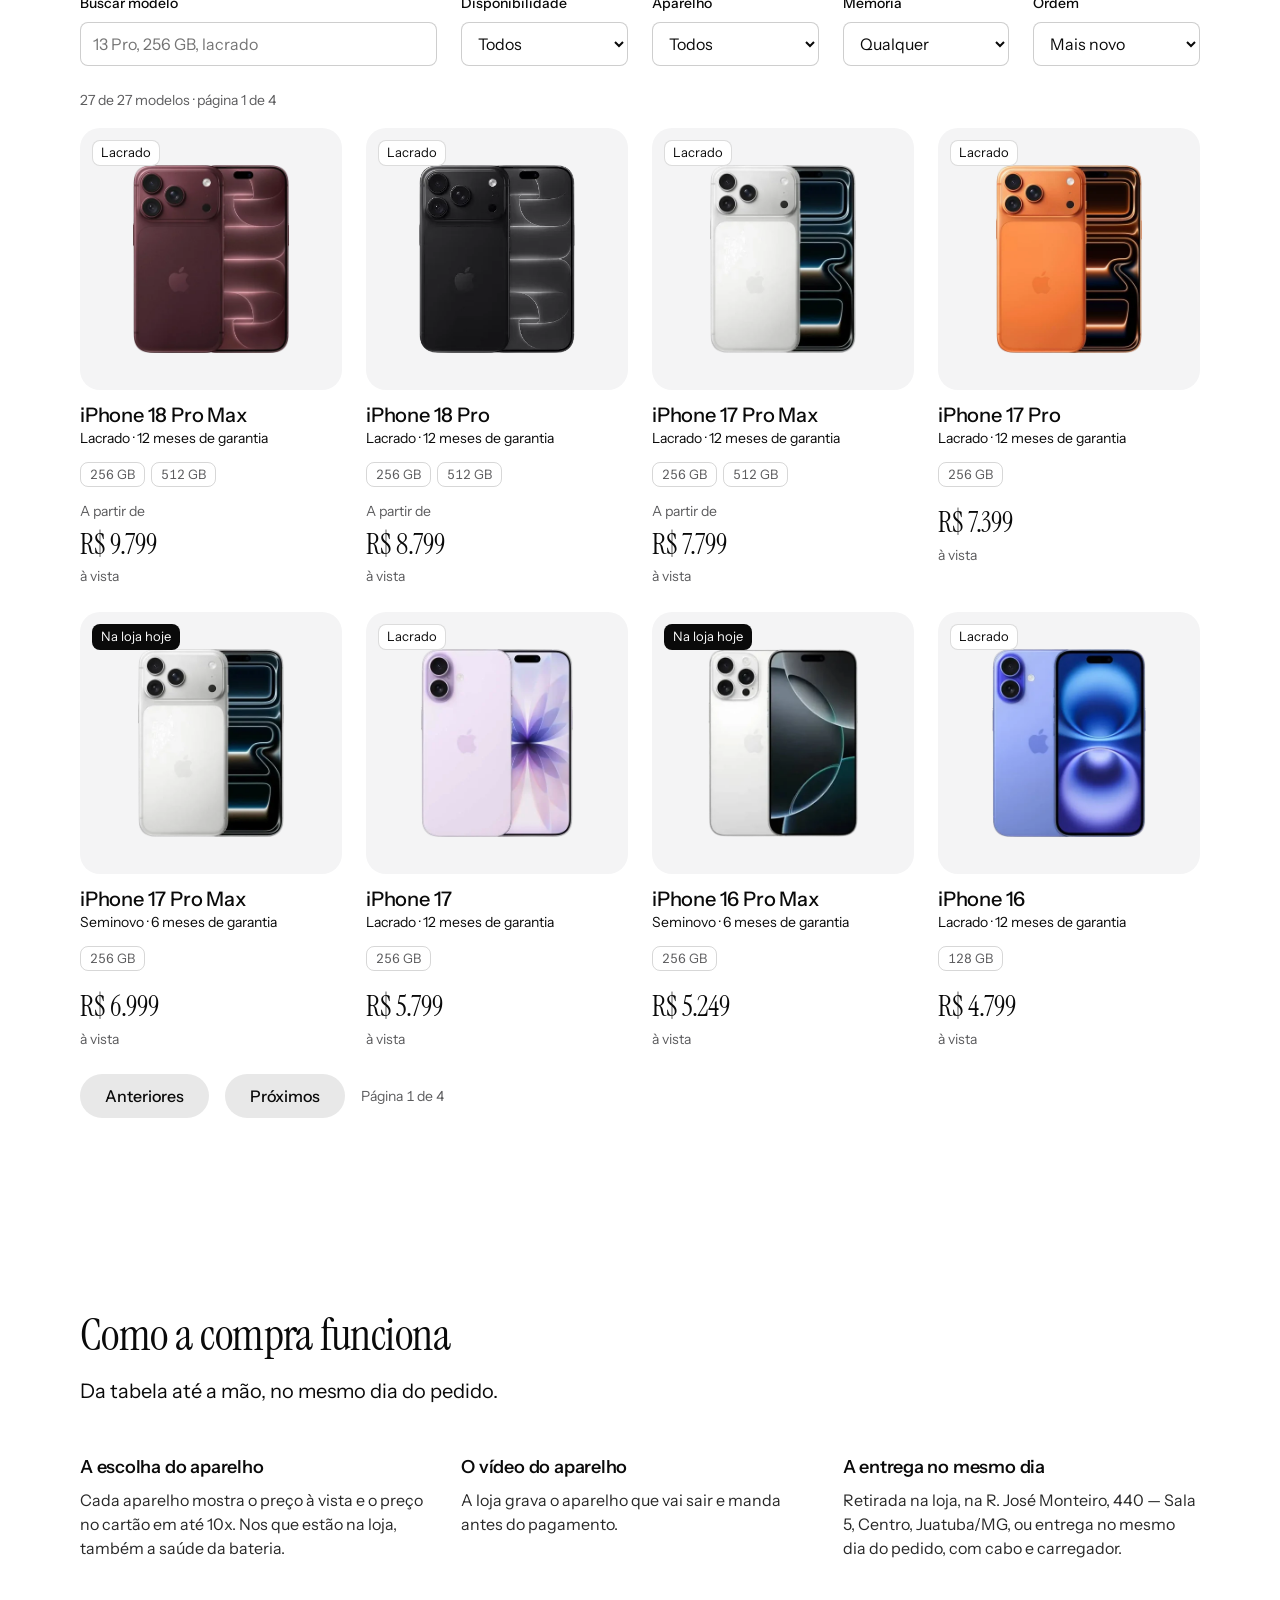
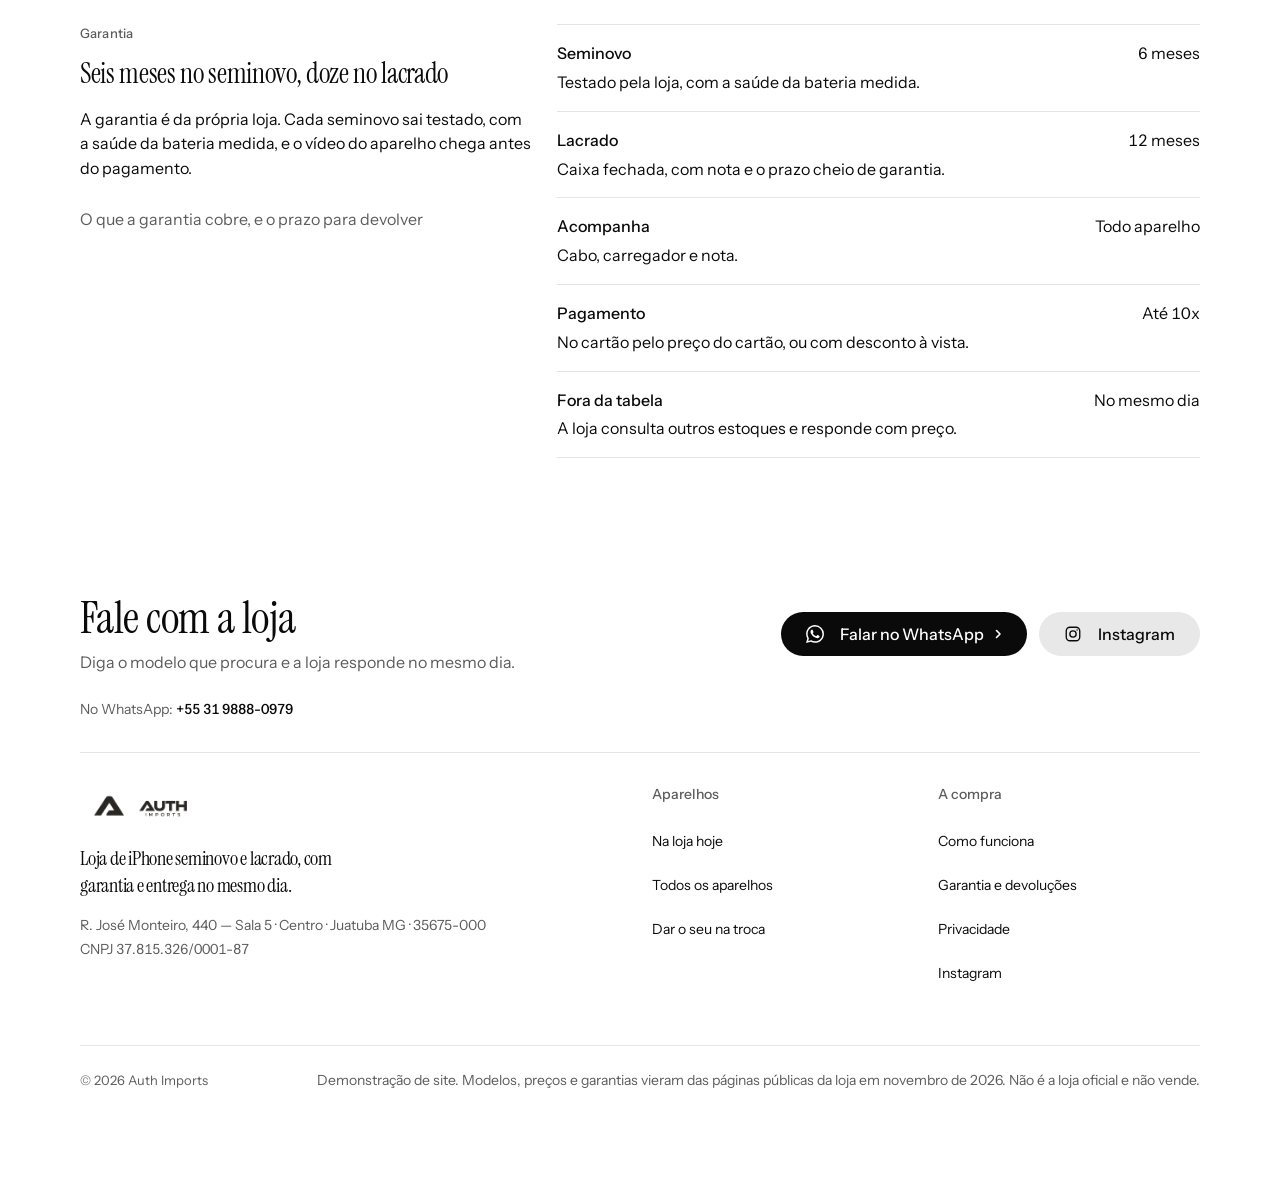
<file: site/catalogo.html>
<!doctype html>
<html lang="pt-BR">
<head>
<meta charset="utf-8">
<meta name="viewport" content="width=device-width, initial-scale=1">
<meta name="robots" content="noindex, nofollow">
<title>Todos os aparelhos | Auth Imports</title>
<link rel="canonical" href="index.html">
<!-- endereço antigo: o conteúdo voltou para a página inicial -->
<script>location.replace('index.html' + (location.hash.length > 1 ? location.hash : '#catalogo'));</script>
<meta http-equiv="refresh" content="0; url=index.html#catalogo">
</head>
<body><p><a href="index.html#catalogo">Ir para a página inicial</a></p></body>
</html>
</file>
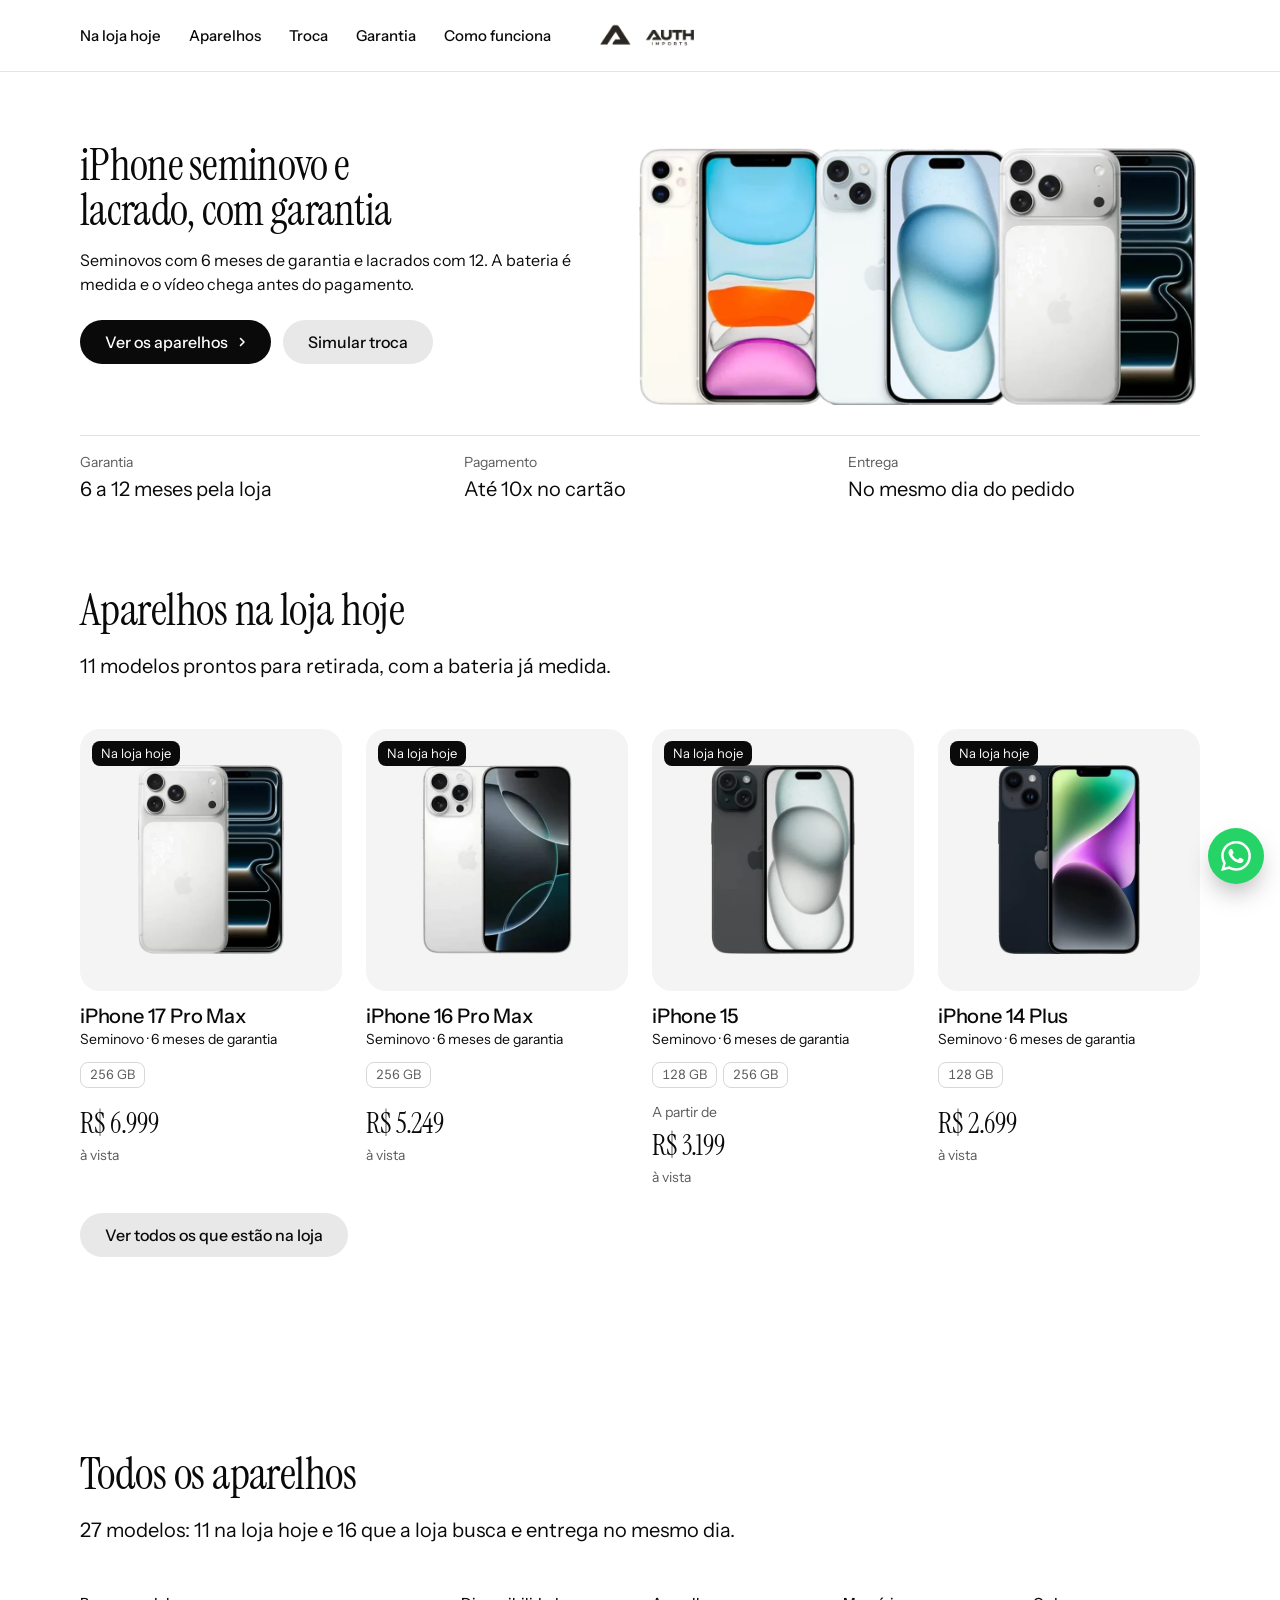
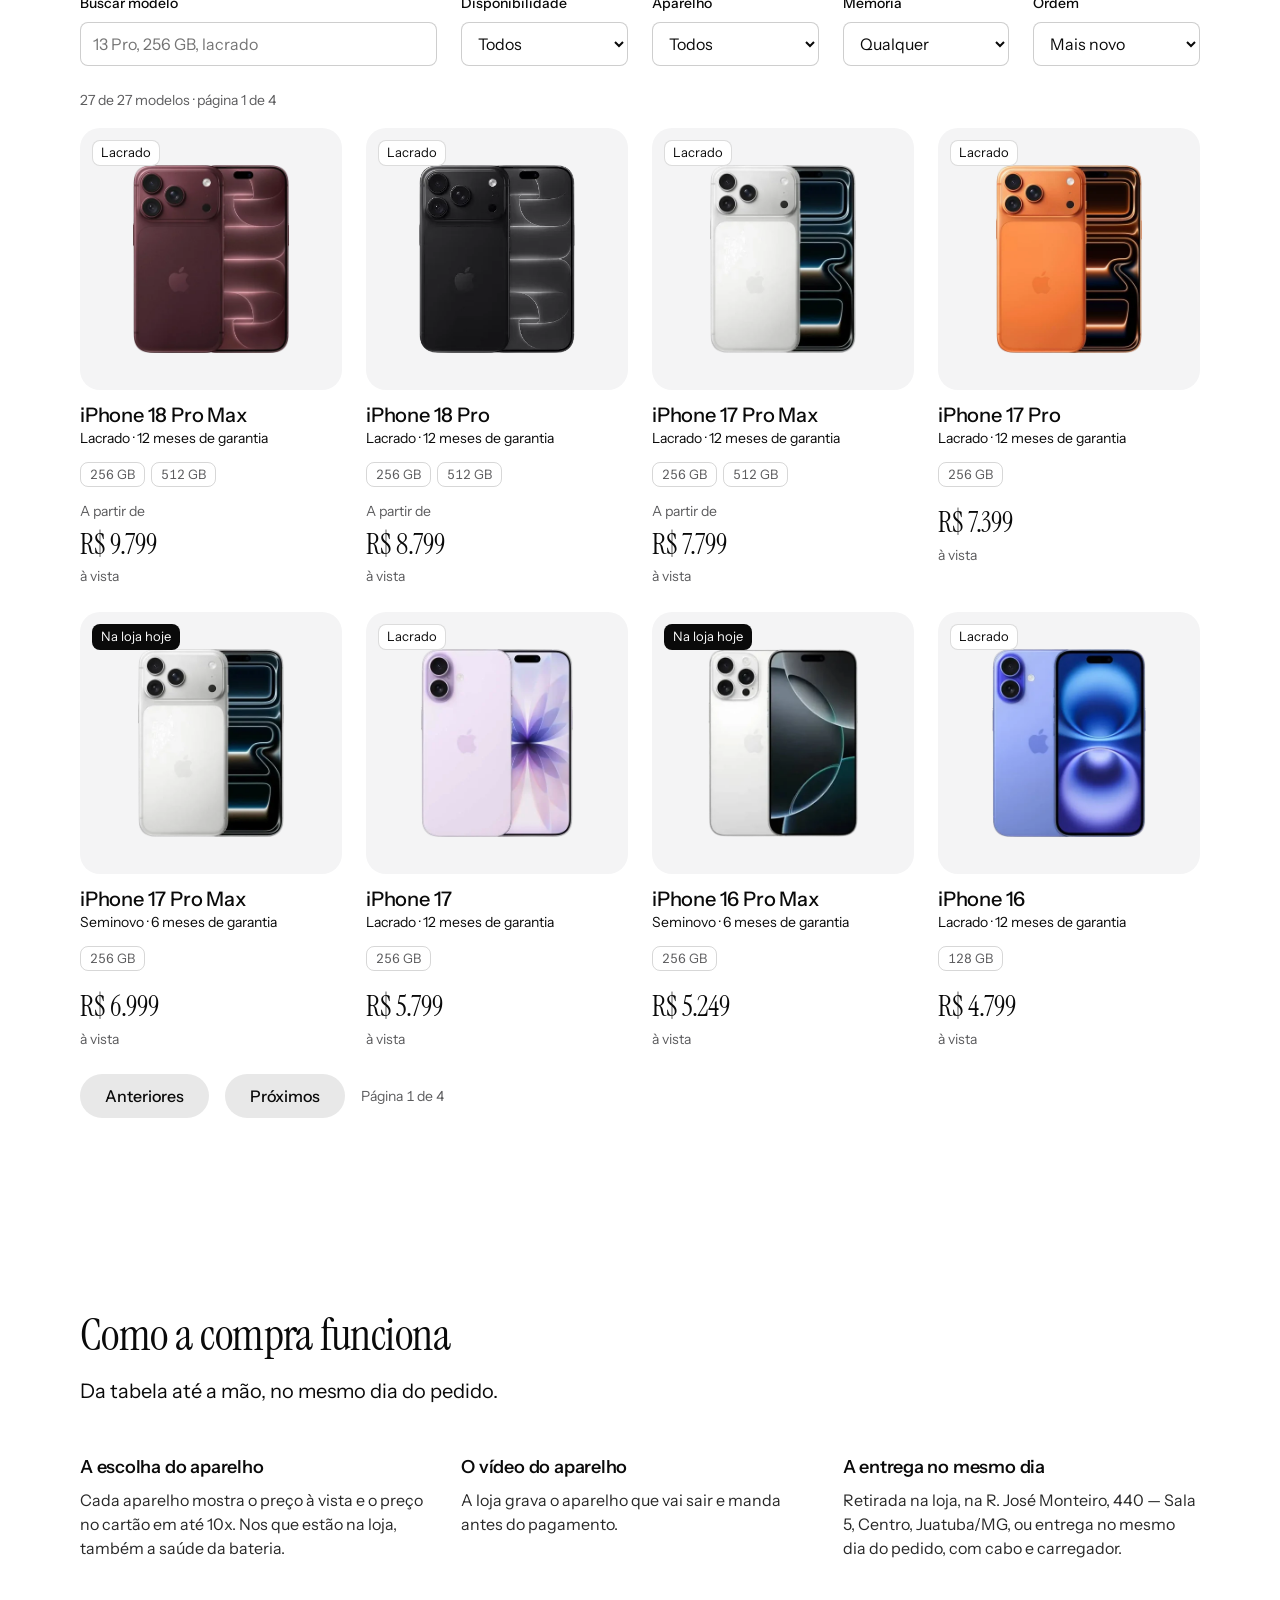
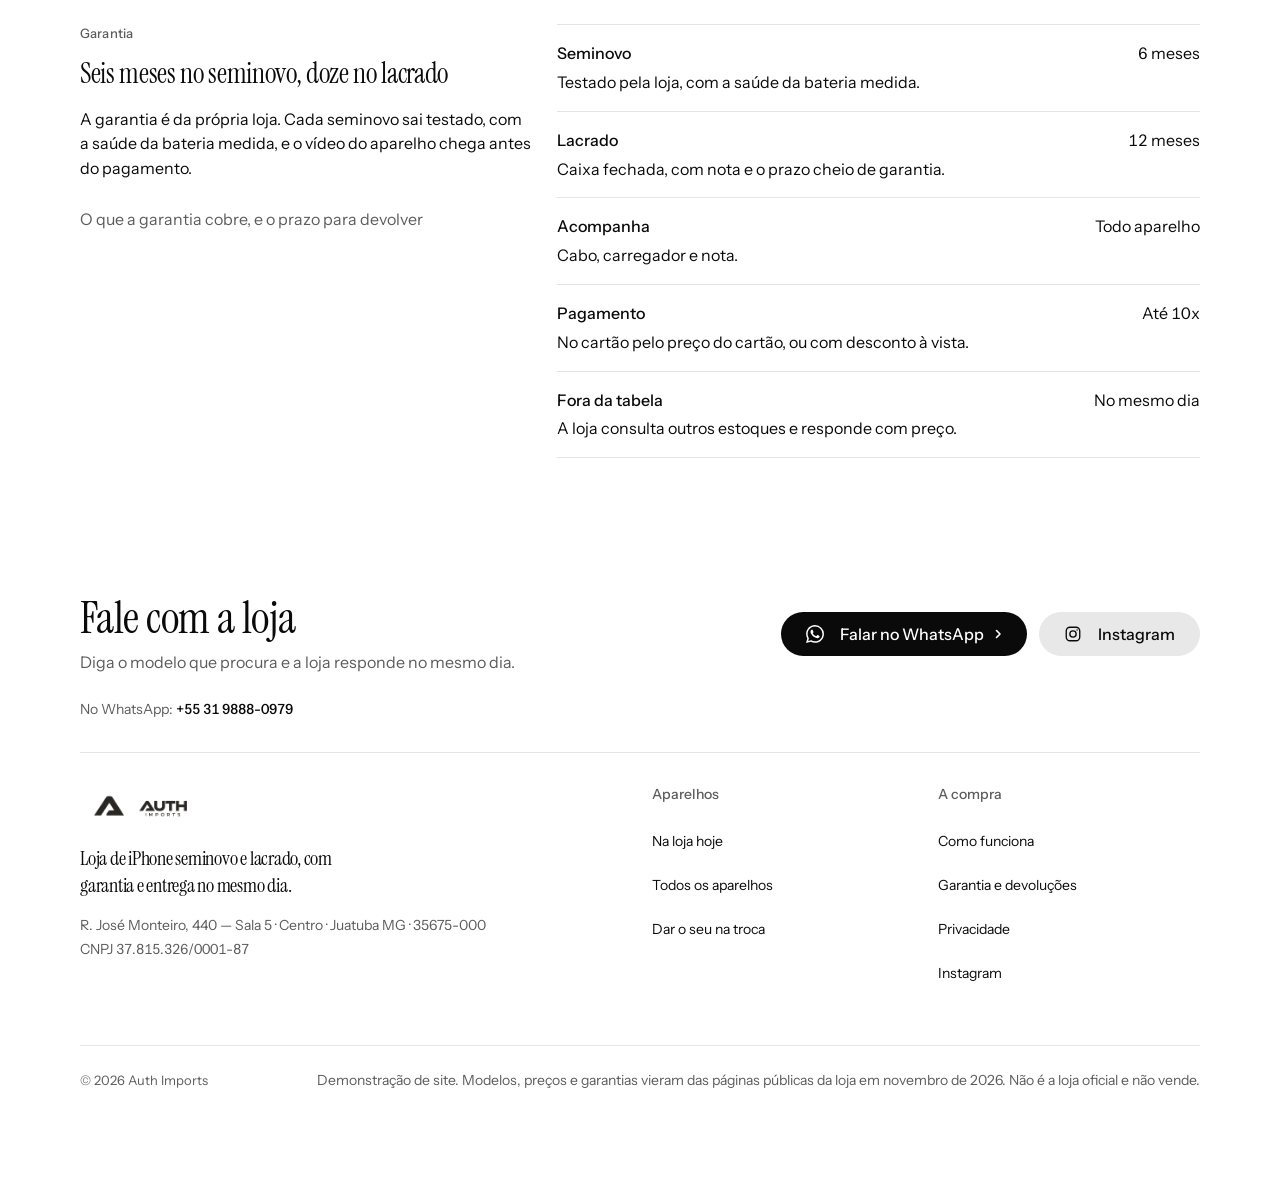
<file: site/contato.html>
<!doctype html>
<html lang="pt-BR">
<head>
<meta charset="utf-8">
<meta name="viewport" content="width=device-width, initial-scale=1">
<meta name="robots" content="noindex, nofollow">
<title>Contato | Auth Imports</title>
<link rel="canonical" href="index.html">
<!-- endereço antigo: o conteúdo voltou para a página inicial -->
<script>location.replace('index.html' + (location.hash.length > 1 ? location.hash : ''));</script>
<meta http-equiv="refresh" content="0; url=index.html">
</head>
<body><p><a href="index.html">Ir para a página inicial</a></p></body>
</html>
</file>
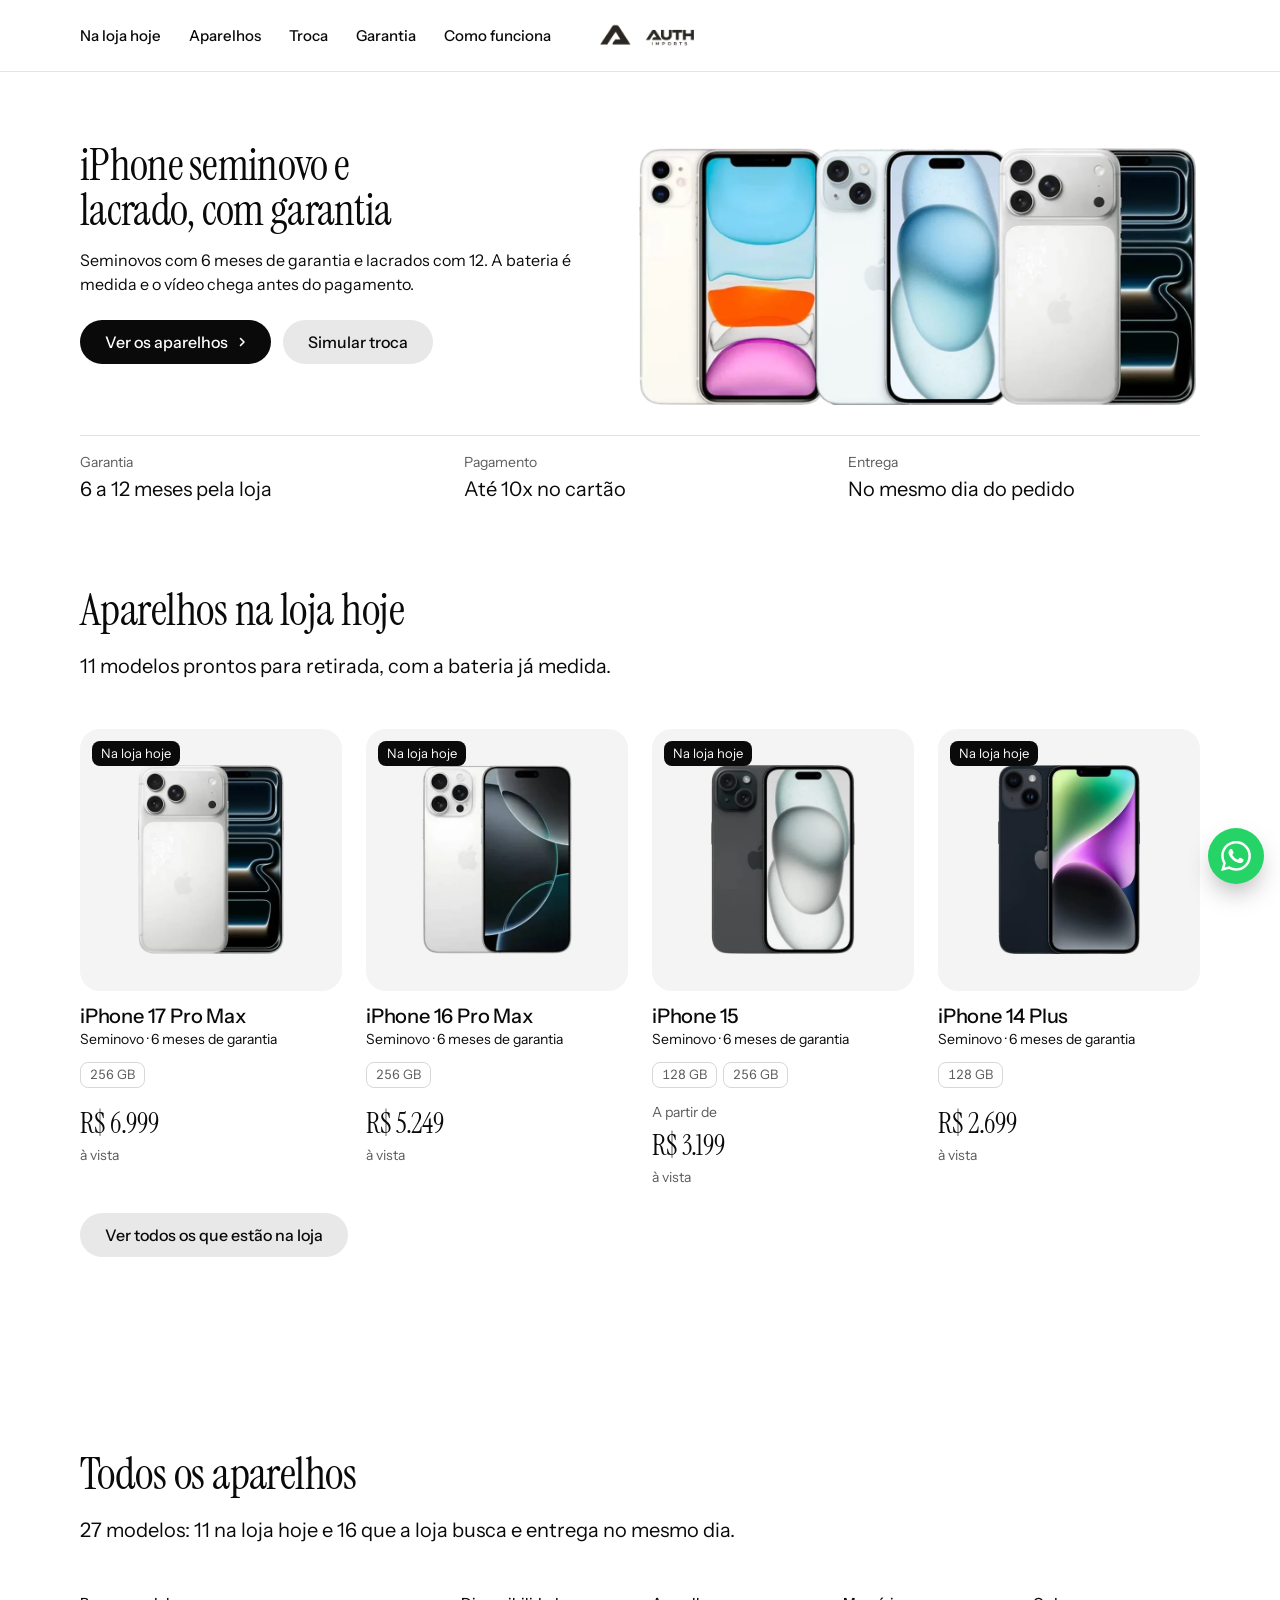
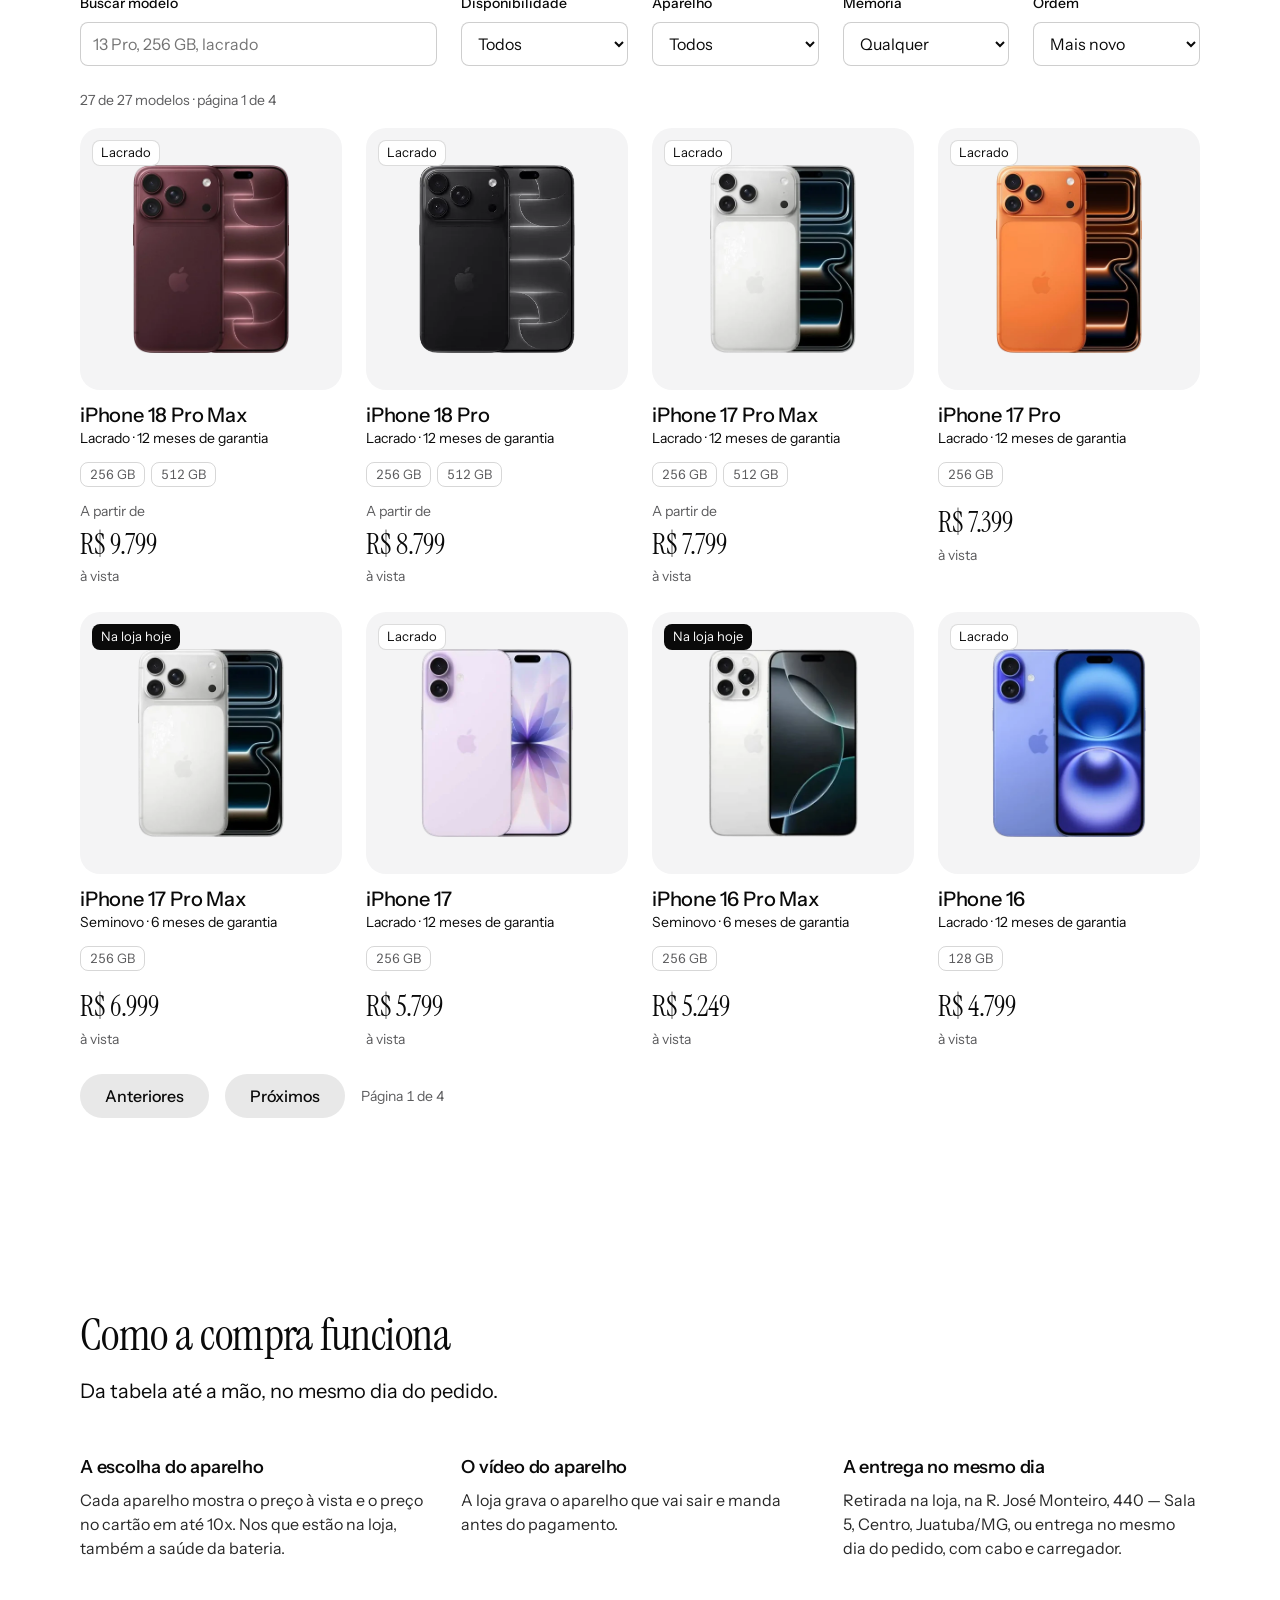
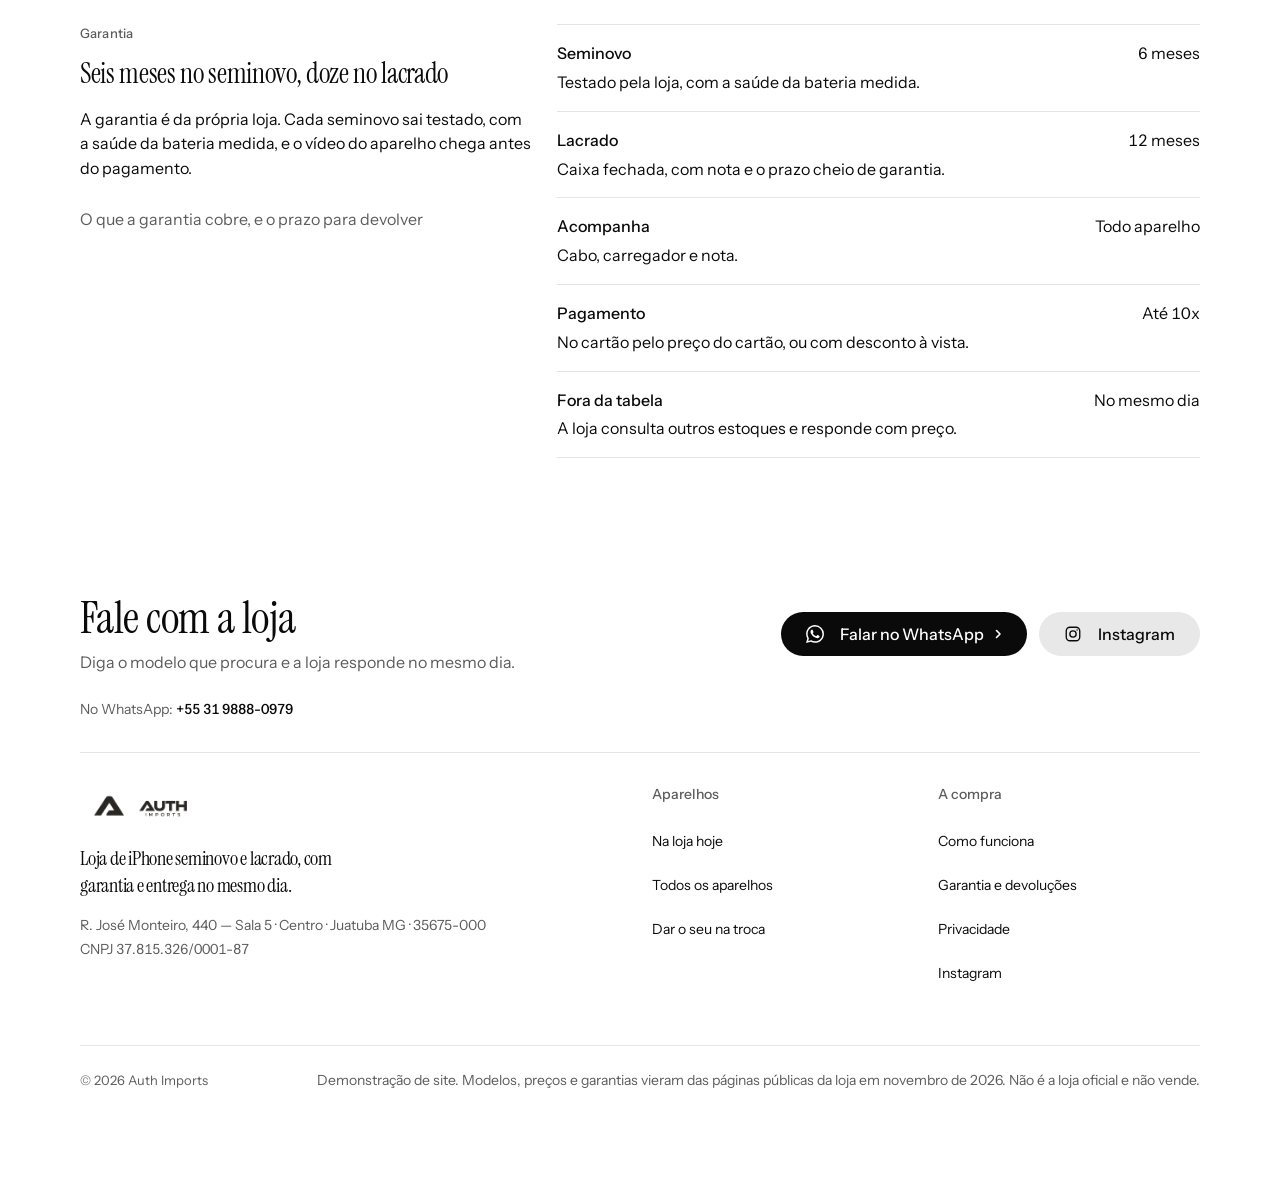
<file: site/estoque.html>
<!doctype html>
<html lang="pt-BR">
<head>
<meta charset="utf-8">
<meta name="viewport" content="width=device-width, initial-scale=1">
<meta name="robots" content="noindex, nofollow">
<title>Aparelhos na loja hoje | Auth Imports</title>
<link rel="canonical" href="index.html">
<!-- endereço antigo: o conteúdo voltou para a página inicial -->
<script>location.replace('index.html' + (location.hash.length > 1 ? location.hash : '#estoque'));</script>
<meta http-equiv="refresh" content="0; url=index.html#estoque">
</head>
<body><p><a href="index.html#estoque">Ir para a página inicial</a></p></body>
</html>
</file>
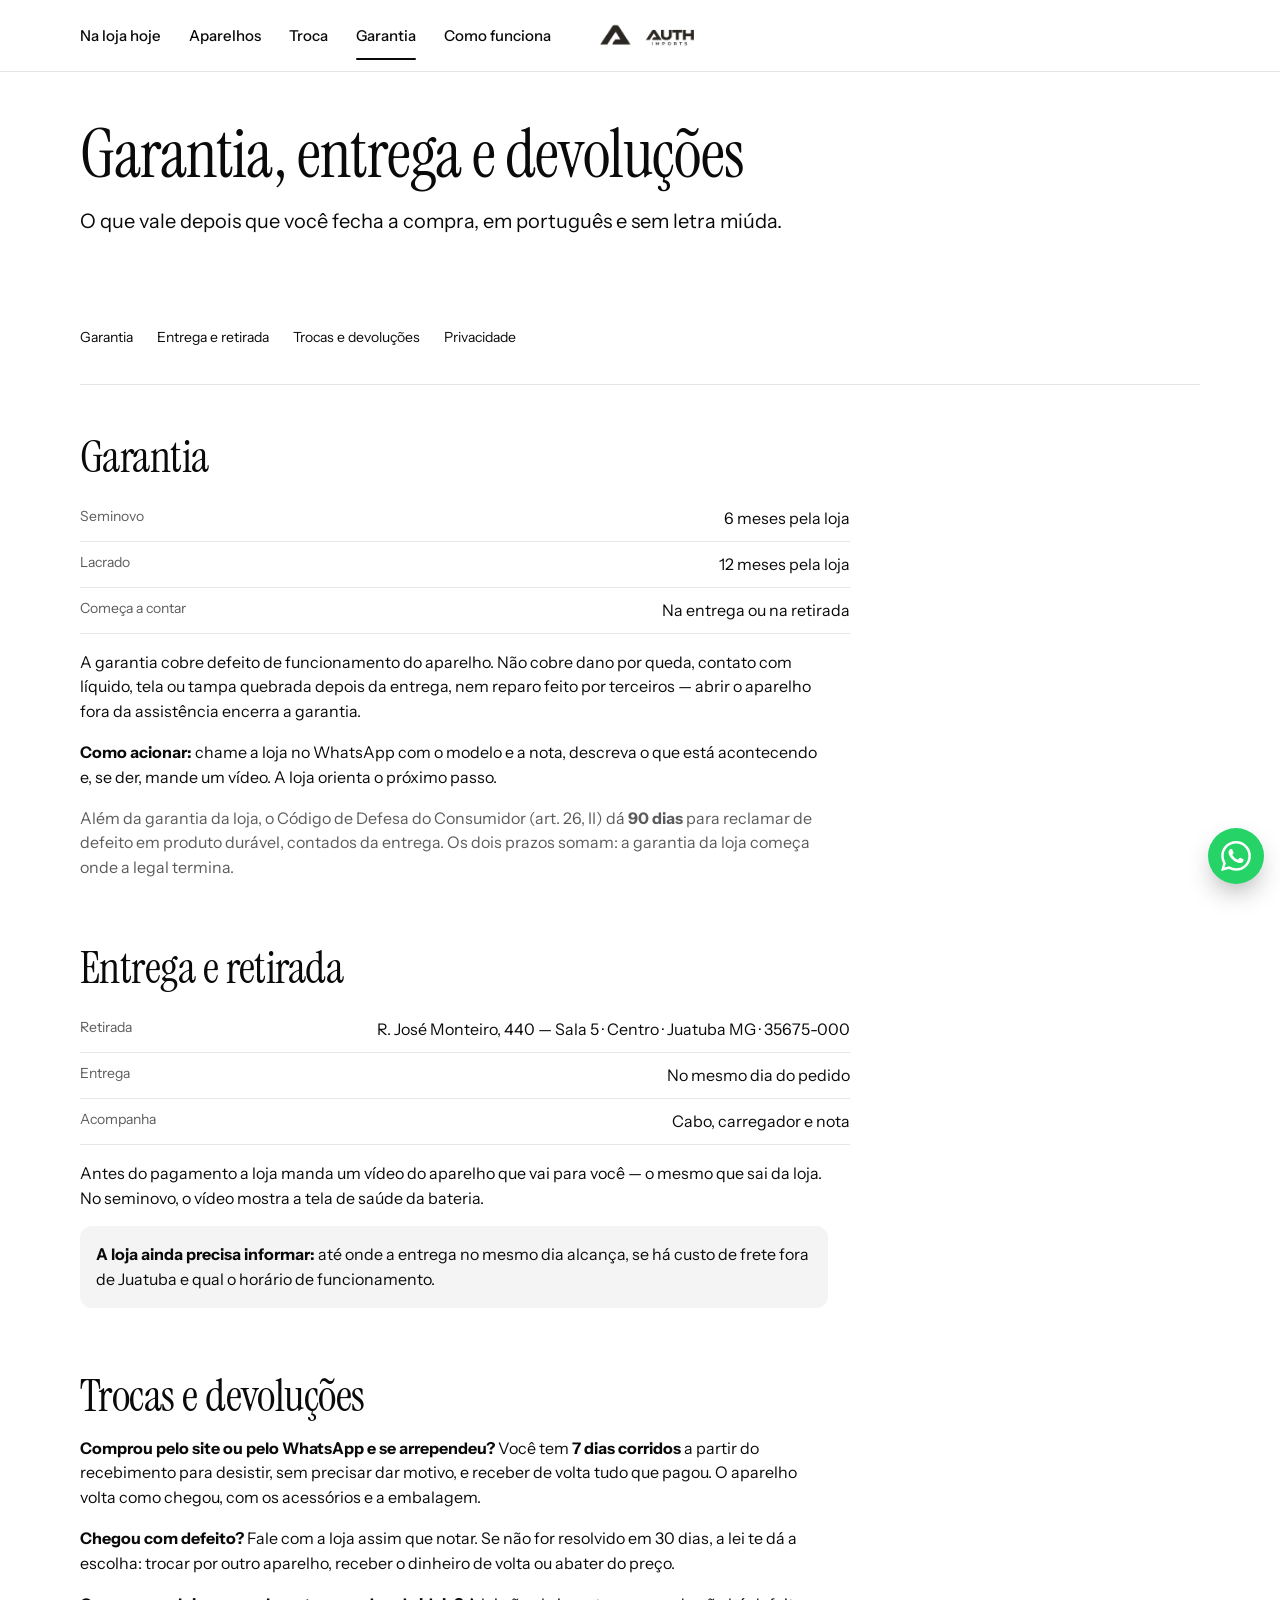
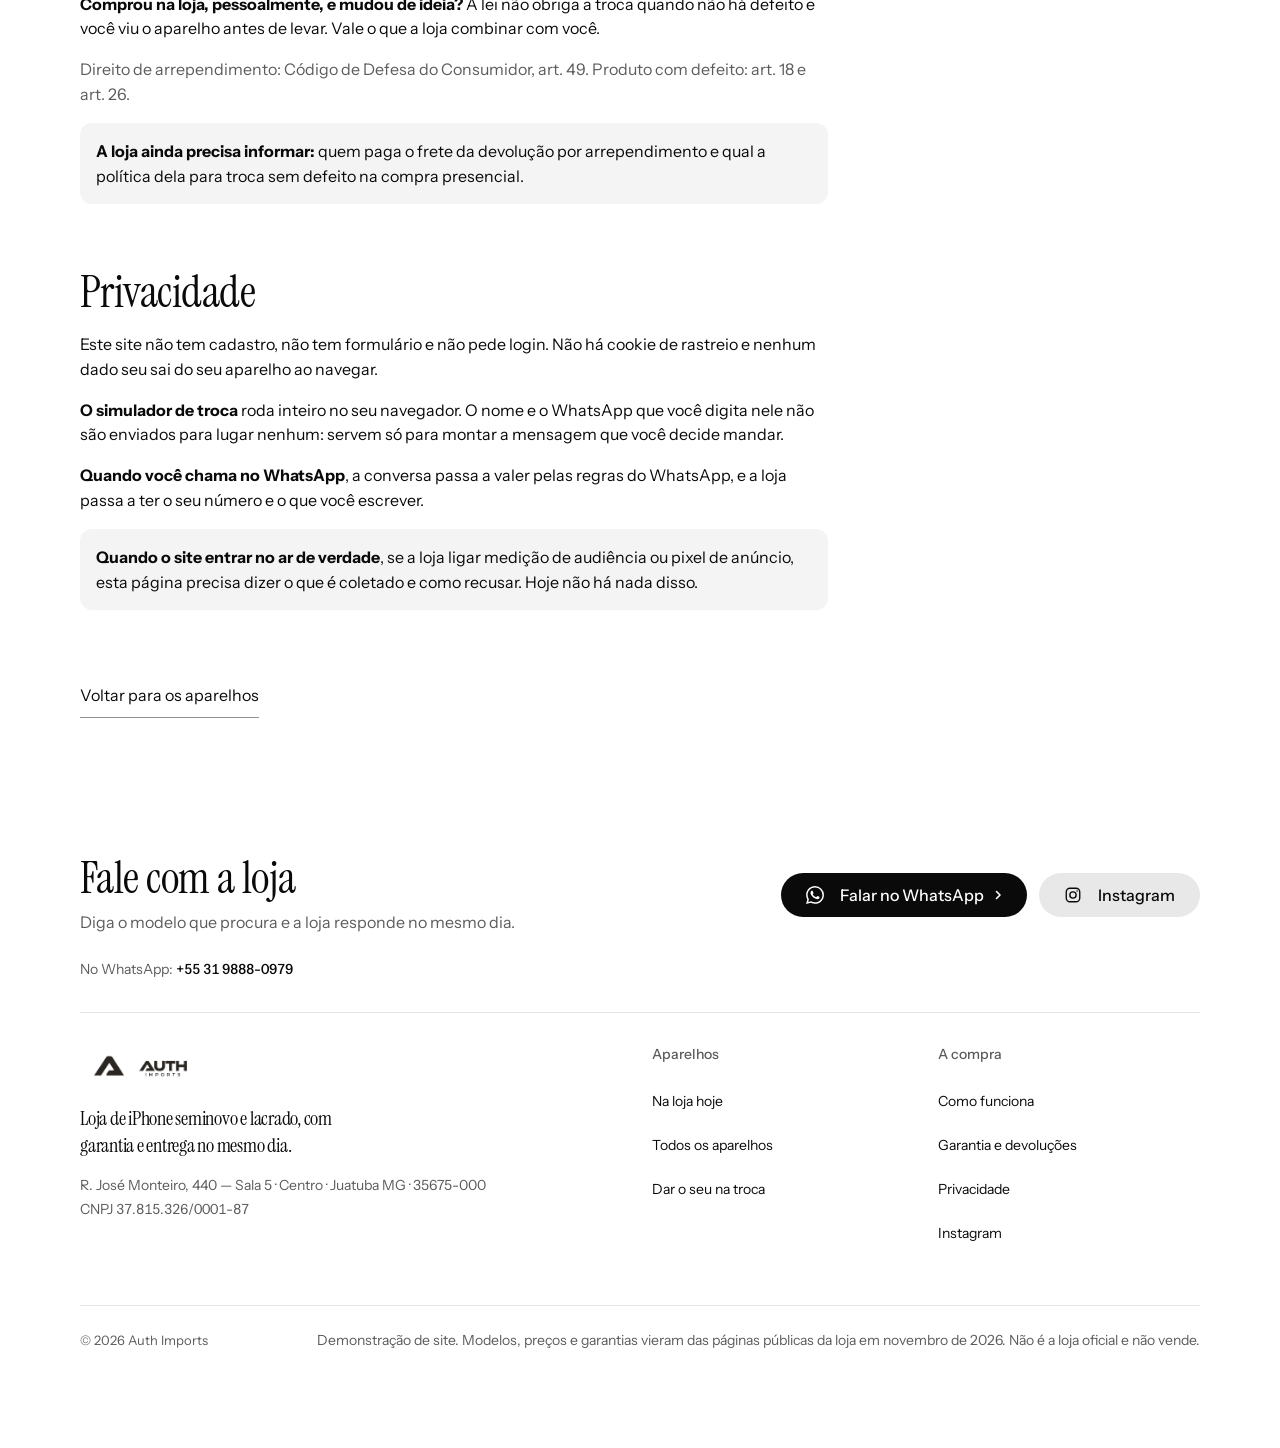
<file: site/politicas.html>
<!doctype html>
<html lang="pt-BR" data-type="product" data-radius="soft" data-buttons="pill" data-motion>
<head>
<meta charset="utf-8">
<meta name="viewport" content="width=device-width, initial-scale=1, viewport-fit=cover">
<title>Garantia, entrega e devoluções | Auth Imports</title>
<meta name="description" content="Prazo de garantia, como acionar, área de entrega, direito de arrependimento e privacidade na Auth Imports.">
<meta property="og:type" content="website">
<meta property="og:title" content="Garantia, entrega e devoluções | Auth Imports">
<meta property="og:description" content="Seminovos testados, seis ou doze meses de garantia e entrega no mesmo dia.">
<meta property="og:image" content="https://authimports.pages.dev/share.jpg">
<meta property="og:url" content="https://authimports.pages.dev/politicas">
<link rel="canonical" href="https://authimports.pages.dev/politicas">
<meta name="twitter:card" content="summary_large_image">
<link rel="icon" href="assets/img/logo-dark.png" type="image/png">
<meta name="theme-color" content="#ffffff">
<!-- protótipo: não deve aparecer em busca sob o nome da loja -->
<meta name="robots" content="noindex, nofollow">
<meta name="site-kind" content="other">
<meta name="page-type" content="product">
<link rel="preconnect" href="https://fonts.googleapis.com">
<link rel="preconnect" href="https://fonts.gstatic.com" crossorigin>
<link href="https://fonts.googleapis.com/css2?family=Instrument+Serif&family=Instrument+Sans:wdth,wght@75..100,400..600&display=swap" rel="stylesheet">
<link rel="stylesheet" href="assets/system.css">
<link rel="stylesheet" href="assets/ui/cards.css">
<link rel="stylesheet" href="assets/motion/motion.css">
<link rel="stylesheet" href="assets/layout/layout.css">
<link rel="stylesheet" href="assets/icons/icon.css">
<link rel="stylesheet" href="assets/site.css">
<style>
:root {
  --p-bg: #ffffff; --p-surface: #f4f4f5; --p-ink: #0a0a0a; --p-muted: #5c5c5e;
  --p-accent: #0a0a0a; --p-accent-ink: #ffffff; --p-action: #0a0a0a; --p-action-ink: #ffffff;
  --p-inv-bg: #0a0a0a; --p-inv-surface: #171717; --p-inv-ink: #ffffff; --p-inv-muted: #979797;
  --p-inv-accent: #ffffff; --p-inv-accent-ink: #0a0a0a; --p-inv-action: #ffffff; --p-inv-action-ink: #0a0a0a;
  --font-display: "Instrument Serif", Georgia, serif;
  --font-text: "Instrument Sans", system-ui, sans-serif;
  --display-weight: 400;
  --display-tracking: -0.012em;
  --display-tracking-xl: -0.016em;
  --ly-scale: 1.12;
}
</style>
<script>document.documentElement.classList.add('m-enter');setTimeout(()=>document.documentElement.classList.add('m-enter-done'),700)</script>
<script>document.documentElement.classList.add('mo-js');setTimeout(()=>document.documentElement.classList.add('mo-safe'),2500)</script>
<style>
  /* page CSS: inside the product cards, the catalogue's controls and the spec dialog only */
  .nav__logo img, .footer .nav__logo img { height: 26px; width: auto; display: block }

  /* the product cut-outs stand in the tile's mask instead of filling it */
  .prod { --tile-ratio: 1 / 1; text-decoration: none; gap: var(--s-3) }
  .prod .tile__media > img { object-fit: contain; padding: 14% 18%;
                             transition: transform 600ms var(--ease) }
  .sel { position: absolute; top: var(--s-3); left: var(--s-3); z-index: 1;
         font-size: var(--t-label); line-height: 1.2; padding: 4px 8px; border-radius: var(--r-sm);
         background: var(--bg); border: 1px solid color-mix(in srgb, var(--ink) 14%, transparent) }
  .sel--agora { background: var(--accent); color: var(--accent-ink); border-color: transparent }
  /* capacidades do modelo: no cartão são rótulo, na ficha viram botão */
  .caps, .ficha__caps { display: flex; flex-wrap: wrap; gap: 6px }
  .cap { font-size: var(--t-label); line-height: 1.2; padding: 4px 9px; border-radius: var(--r-sm);
         border: 1px solid color-mix(in srgb, var(--ink) 16%, transparent); color: var(--muted);
         font-variant-numeric: tabular-nums; white-space: nowrap }
  .cap--btn { min-height: 36px; padding: 0 14px; display: inline-flex; align-items: center;
              cursor: pointer; color: var(--ink); background: var(--bg);
              transition: background var(--m-in) var(--ease), color var(--m-in) var(--ease),
                          border-color var(--m-in) var(--ease) }
  .cap--btn[aria-pressed="true"] { background: var(--accent); color: var(--accent-ink); border-color: var(--accent) }
  @media (hover: hover) and (pointer: fine) {
    .cap--btn:hover:not([aria-pressed="true"]) { border-color: var(--ink) }
  }
  .prod__preco { margin-top: auto; padding-top: 2px }
  /* no tablet e no telefone as capacidades ficam so na ficha: a grade nao cabe com elas */
  @media (max-width: 1023px) { .caps { display: none } }
  .prod__apd { display: block; font-size: var(--t-small); color: var(--muted) }
  .prod__preco b { font-family: var(--font-display); font-weight: var(--display-weight);
                   font-size: var(--t-h3); letter-spacing: var(--display-tracking);
                   font-variant-numeric: tabular-nums }

  /* a linha de aparelhos e um recorte: cabe inteira no palco, nunca cortada */
  /* com faixa ancorada o palco nao pode sangrar no rodape do hero */
  .hero--product .hero__stage { margin-bottom: 0; min-height: 0 }
  /* faixa de tres fatos ancorada sob o hero */
  .hero-strip { display: grid; grid-template-columns: repeat(3, minmax(0, 1fr));
                gap: var(--s-6); margin: 0; padding-top: var(--s-4);
                border-top: 1px solid color-mix(in srgb, var(--ink) 12%, transparent) }
  .hero-strip dt { font-size: var(--t-small); color: var(--muted) }
  .hero-strip dd { margin: 0; font-size: var(--t-card) }

  .filtros { margin-bottom: var(--s-5) }
  .filtros .field { margin: 0 }
  .cat__conta { font-size: var(--t-small); color: var(--muted); margin-bottom: var(--s-4) }
  .cat__vazio { padding: var(--s-8) 0; color: var(--muted) }
  .pager { display: flex; align-items: center; flex-wrap: wrap; gap: var(--s-3) var(--s-4); margin-top: var(--s-5) }
  .pager__n { font-size: var(--t-small); color: var(--muted); font-variant-numeric: tabular-nums }
  @media (max-width: 420px) { .pager__n { flex-basis: 100%; order: -1 } .nav__logo img { height: 22px } }

  .tile__par { display: block }
  /* the tablet cuts the tile's picture so the two card rows keep their two screens */
  @media (min-width: 1024px) and (max-width: 1279px) {
    .prod { --tile-ratio: 3 / 2 }
    .prod .tile__media > img { padding: 6% 24% }
    .cat__conta { margin-bottom: var(--s-2) }
    .pager { margin-top: var(--s-3) }
    .filtros { margin-bottom: var(--s-4) }

  }
  @media (min-width: 640px) and (max-width: 1023px) {
    .filtros .field.span-6 { grid-column: auto / span 3 }
    .filtros .field.span-2 { grid-column: auto / span 3 }
    .filtros .field :is(input, select) { padding-inline: 10px; font-size: 14px }
    .prod { --tile-ratio: 2 / 1 }
    .prod .tile__media > img { padding: 4% 28% }
    .cat__conta { margin-bottom: var(--s-2) }
    .pager { margin-top: var(--s-3) }
    .filtros { margin-bottom: var(--s-4) }
    .cat__conta { margin-bottom: var(--s-3) }
  }
  @media (max-width: 639px) {
    /* a linha de aparelhos e larga: no telefone ela fecha dentro da primeira tela */
    .hero--product .hero__stage { height: 188px; min-height: 0 }
    .hero--product .hero__stage img { width: 100%; height: 100%; object-fit: contain; object-position: center bottom }
    .sel { font-size: 11px; padding: 3px 6px }
    .prod { --tile-ratio: 4 / 3 }
    .prod .tile__media > img { padding: 8% 20% }
    .prod .f-gar { display: none }
    .filtros .field.span-6 { grid-column: 1 / -1 }
    .filtros .field.span-2 { grid-column: auto / span 4 }
    .filtros .field label { font-size: 12px }
    .filtros { margin-bottom: var(--s-4) }
    .cat__conta { margin-bottom: var(--s-2) }
    .pager { margin-top: var(--s-4) }
  }

  dialog.ficha { width: min(100% - 32px, 980px); max-height: 88vh; padding: 0; border: 0;
                 border-radius: var(--r-lg); background: var(--bg); color: var(--ink);
                 box-shadow: 0 40px 90px -30px rgba(0,0,0,.45) }
  dialog.ficha::backdrop { background: color-mix(in srgb, #2a2622 62%, transparent) }
  .ficha__in { display: grid; gap: var(--s-6); padding: var(--s-6); overflow: auto; max-height: 88vh }
  @media (min-width: 760px) { .ficha__in { grid-template-columns: 5fr 7fr; gap: var(--s-8); padding: var(--s-8) }
    /* a foto acompanha a rolagem da ficha, em vez de sumir e deixar a coluna vazia */
    dialog.ficha .ficha__palco { position: sticky; top: 0 } }
  /* o palco nao estica com a tabela ao lado: moldura fixa, foto preenchendo */
  .ficha__palco { position: relative; background: var(--surface); border-radius: var(--r-md);
                  align-self: start; aspect-ratio: 1; min-height: 0; padding: 0 }
  /* mesmo padrao do palco do hero no kit: preenche o palco, folga por padding */
  .ficha__foto { position: absolute; inset: 0; width: 100%; height: 100%; max-width: none;
                 padding: var(--s-5); object-fit: contain }
  .ficha__row { display: flex; justify-content: space-between; gap: var(--s-4);
                padding: 10px 0; border-bottom: 1px solid color-mix(in srgb, var(--ink) 10%, transparent) }
  .ficha__row dt { color: var(--muted); font-size: var(--t-small) }
  .ficha__row dd { margin: 0; text-align: right }
  .ficha__preco { font-family: var(--font-display); font-size: var(--t-h2);
                  letter-spacing: var(--display-tracking) }
  .ficha__par { display: block; font-family: var(--font-text); font-size: var(--t-small); color: var(--muted) }
  .ficha__notas { display: grid; gap: var(--s-4) }
  .nota h3 { font: 500 var(--t-small)/1.3 var(--font-text); letter-spacing: 0 }
  .nota p { font-size: var(--t-small); color: var(--muted); margin-top: 2px }
  .ficha__fechar { position: absolute; top: 12px; right: 12px; width: 44px; height: 44px;
                   border-radius: 999px; background: var(--bg); border: 1px solid color-mix(in srgb, var(--ink) 14%, transparent);
                   display: grid; place-items: center; cursor: pointer }
  .demo-note { font-size: var(--t-small); color: var(--muted) }
</style>
<style>
  /* Página de políticas: texto para ler, não vitrine. Medida de leitura curta,
     blocos separados por régua e um aviso visível do que a loja ainda não passou. */
  .politicas .pol__indice { display: flex; flex-wrap: wrap; gap: var(--s-2) var(--s-5);
                            margin: var(--s-6) 0 var(--s-7); padding-bottom: var(--s-5);
                            border-bottom: 1px solid var(--line) }
  .politicas .pol__indice a { min-height: 44px; display: inline-flex; align-items: center;
                              font-size: var(--t-small) }
  .politicas .pol__corpo { display: grid; gap: var(--s-8); max-width: 70ch }
  .politicas .pol__bloco { display: grid; gap: var(--s-4); scroll-margin-top: 96px }
  .politicas .pol__bloco h2 { font-family: var(--font-display); font-weight: var(--display-weight);
                              font-size: var(--t-h2); letter-spacing: var(--display-tracking); line-height: 1.05 }
  .politicas .pol__bloco p { max-width: 68ch; font-size: var(--t-body) }
  .politicas .pol__fatos { display: grid; gap: 0; margin: 0 }
  .politicas .pol__fatos > div { display: flex; justify-content: space-between; gap: var(--s-4);
                                 padding: 10px 0; border-bottom: 1px solid color-mix(in srgb, var(--ink) 10%, transparent) }
  .politicas .pol__fatos dt { color: var(--muted); font-size: var(--t-small) }
  .politicas .pol__fatos dd { margin: 0; text-align: right }
  .politicas .pol__lei { font-size: var(--t-small); color: var(--muted) }
  /* o que falta não fica escondido: é a lista que o dono leva para a loja */
  .politicas .pol__pendente { font-size: var(--t-small); padding: var(--s-4);
                              background: var(--surface); border-radius: var(--r-md) }
  .politicas .pol__volta { margin-top: var(--s-8) }
  .politicas .pol__volta a { min-height: 44px; display: inline-flex; align-items: center }
  @media (max-width: 639px) {
    .politicas .pol__corpo { gap: var(--s-7) }
    .politicas .pol__fatos > div { flex-direction: column; gap: 2px }
    .politicas .pol__fatos dd { text-align: left }
  }
</style>
</head>

<body>
<header class="nav nav--split">
  <div class="wrap nav__bar">
    <a class="skip-link" href="#top">Ir para o conteúdo</a>
    <a class="nav__logo" href="index.html"><img src="assets/img/logo-dark.png" alt="Auth Imports" width="496" height="120"></a>
    <nav class="nav__links" aria-label="Principal">
      <div class="nav__item"><a class="nav__link" href="index.html#estoque">Na loja hoje</a></div>
      <div class="nav__item"><a class="nav__link" href="index.html#catalogo">Aparelhos</a></div>
      <div class="nav__item"><a class="nav__link" href="troca.html">Troca</a></div>
      <div class="nav__item"><a class="nav__link" href="politicas.html">Garantia</a></div>
      <div class="nav__item"><a class="nav__link" href="index.html#como">Como funciona</a></div>
    </nav>
    <button class="nav__toggle" type="button" aria-expanded="false" aria-label="Menu">
      <svg width="18" height="18" viewBox="0 0 18 18" aria-hidden="true"><path d="M2 5h14M2 13h14" stroke="currentColor" stroke-width="1.6" stroke-linecap="round"/></svg>
    </button>
  </div>
</header>

<main id="top" class="interna politicas">
  <section class="section" id="politicas" aria-labelledby="pol-h">
    <div class="wrap">
      <div class="section-head">
        <h1 id="pol-h">Garantia, entrega e devoluções</h1>
        <p>O que vale depois que você fecha a compra, em português e sem letra miúda.</p>
      </div>

      <nav class="pol__indice" aria-label="Nesta página">
        <a href="#garantia">Garantia</a>
        <a href="#entrega">Entrega e retirada</a>
        <a href="#devolucao">Trocas e devoluções</a>
        <a href="#privacidade">Privacidade</a>
      </nav>

      <div class="pol__corpo">

        <section class="pol__bloco" id="garantia" aria-labelledby="g-h">
          <h2 id="g-h">Garantia</h2>
          <dl class="pol__fatos">
            <div><dt>Seminovo</dt><dd>6 meses pela loja</dd></div>
            <div><dt>Lacrado</dt><dd>12 meses pela loja</dd></div>
            <div><dt>Começa a contar</dt><dd>Na entrega ou na retirada</dd></div>
          </dl>
          <p>A garantia cobre defeito de funcionamento do aparelho. Não cobre dano por queda, contato com líquido, tela ou tampa quebrada depois da entrega, nem reparo feito por terceiros — abrir o aparelho fora da assistência encerra a garantia.</p>
          <p><b>Como acionar:</b> chame a loja no WhatsApp com o modelo e a nota, descreva o que está acontecendo e, se der, mande um vídeo. A loja orienta o próximo passo.</p>
          <p class="pol__lei">Além da garantia da loja, o Código de Defesa do Consumidor (art. 26, II) dá <b>90 dias</b> para reclamar de defeito em produto durável, contados da entrega. Os dois prazos somam: a garantia da loja começa onde a legal termina.</p>
        </section>

        <section class="pol__bloco" id="entrega" aria-labelledby="e-h">
          <h2 id="e-h">Entrega e retirada</h2>
          <dl class="pol__fatos">
            <div><dt>Retirada</dt><dd><span data-loja-endereco></span></dd></div>
            <div><dt>Entrega</dt><dd>No mesmo dia do pedido</dd></div>
            <div><dt>Acompanha</dt><dd>Cabo, carregador e nota</dd></div>
          </dl>
          <p>Antes do pagamento a loja manda um vídeo do aparelho que vai para você — o mesmo que sai da loja. No seminovo, o vídeo mostra a tela de saúde da bateria.</p>
          <p class="pol__pendente"><b>A loja ainda precisa informar:</b> até onde a entrega no mesmo dia alcança, se há custo de frete fora de Juatuba e qual o horário de funcionamento.</p>
        </section>

        <section class="pol__bloco" id="devolucao" aria-labelledby="d-h">
          <h2 id="d-h">Trocas e devoluções</h2>
          <p><b>Comprou pelo site ou pelo WhatsApp e se arrependeu?</b> Você tem <b>7 dias corridos</b> a partir do recebimento para desistir, sem precisar dar motivo, e receber de volta tudo que pagou. O aparelho volta como chegou, com os acessórios e a embalagem.</p>
          <p><b>Chegou com defeito?</b> Fale com a loja assim que notar. Se não for resolvido em 30 dias, a lei te dá a escolha: trocar por outro aparelho, receber o dinheiro de volta ou abater do preço.</p>
          <p><b>Comprou na loja, pessoalmente, e mudou de ideia?</b> A lei não obriga a troca quando não há defeito e você viu o aparelho antes de levar. Vale o que a loja combinar com você.</p>
          <p class="pol__lei">Direito de arrependimento: Código de Defesa do Consumidor, art. 49. Produto com defeito: art. 18 e art. 26.</p>
          <p class="pol__pendente"><b>A loja ainda precisa informar:</b> quem paga o frete da devolução por arrependimento e qual a política dela para troca sem defeito na compra presencial.</p>
        </section>

        <section class="pol__bloco" id="privacidade" aria-labelledby="p-h">
          <h2 id="p-h">Privacidade</h2>
          <p>Este site não tem cadastro, não tem formulário e não pede login. Não há cookie de rastreio e nenhum dado seu sai do seu aparelho ao navegar.</p>
          <p><b>O simulador de troca</b> roda inteiro no seu navegador. O nome e o WhatsApp que você digita nele não são enviados para lugar nenhum: servem só para montar a mensagem que você decide mandar.</p>
          <p><b>Quando você chama no WhatsApp</b>, a conversa passa a valer pelas regras do WhatsApp, e a loja passa a ter o seu número e o que você escrever.</p>
          <p class="pol__pendente"><b>Quando o site entrar no ar de verdade</b>, se a loja ligar medição de audiência ou pixel de anúncio, esta página precisa dizer o que é coletado e como recusar. Hoje não há nada disso.</p>
        </section>

      </div>

      <p class="pol__volta"><a href="index.html">Voltar para os aparelhos</a></p>
    </div>
  </section>
</main>


<footer class="footer closing rodape" aria-labelledby="close-h">
  <div class="wrap">
    <div class="rodape__cta">
      <div>
        <h2 class="rodape__titulo" id="close-h">Fale com a loja</h2>
        <p class="rodape__linha">Diga o modelo que procura e a loja responde no mesmo dia.</p>
      </div>
      <div class="rodape__acoes">
        <a class="btn btn--primary btn--zap" data-zap href="https://wa.me/"><span class="btn__icone" data-icone="whatsapp"></span>Falar no WhatsApp</a>
        <a class="btn btn--secondary btn--insta" data-insta href="#"><span class="btn__icone" data-icone="instagram"></span>Instagram</a>
      </div>
        <p class="rodape__numero">No WhatsApp: <b data-loja-numero></b></p>
    </div>
    <div class="closing__links">
      <div class="grid">
        <div class="span-6 stack-4">
          <a class="nav__logo" href="index.html"><img src="assets/img/logo-dark.png" alt="Auth Imports" width="496" height="120"></a>
          <p class="footer__lede">Loja de iPhone seminovo e lacrado, com garantia e entrega no mesmo dia.</p>
          <address class="loja">
            <span class="loja__linha" data-loja-endereco></span>
            <span class="loja__cnpj" data-loja-cnpj></span>
          </address>
        </div>
        <div class="span-3 start-7 footer__col"><h3>Aparelhos</h3><ul>
          <li><a href="index.html#estoque">Na loja hoje</a></li>
          <li><a href="index.html#catalogo">Todos os aparelhos</a></li>
          <li><a href="troca.html">Dar o seu na troca</a></li>
        </ul></div>
        <div class="span-3 start-10 footer__col"><h3>A compra</h3><ul>
          <li><a href="index.html#como">Como funciona</a></li>
          <li><a href="#garantia">Garantia e devoluções</a></li>
          <li><a href="#privacidade">Privacidade</a></li>
          <li><a data-insta href="#">Instagram</a></li>
        </ul></div>
      </div>
      <div class="footer__legal">
        <span>&copy; 2026 Auth Imports</span>
        <span class="demo-note">Demonstração de site. Modelos, preços e garantias vieram das páginas públicas da loja em novembro de 2026. Não é a loja oficial e não vende.</span>
      </div>
    </div>
  </div>
</footer>

<script type="module" src="assets/system.js"></script>
<script type="module" src="assets/motion/motion.js"></script>
<script type="module" src="assets/layout/layout.js"></script>
<script type="module">
import { ligarPagina } from './assets/pagina.js';
ligarPagina();
</script>
</body>
</html>
</file>
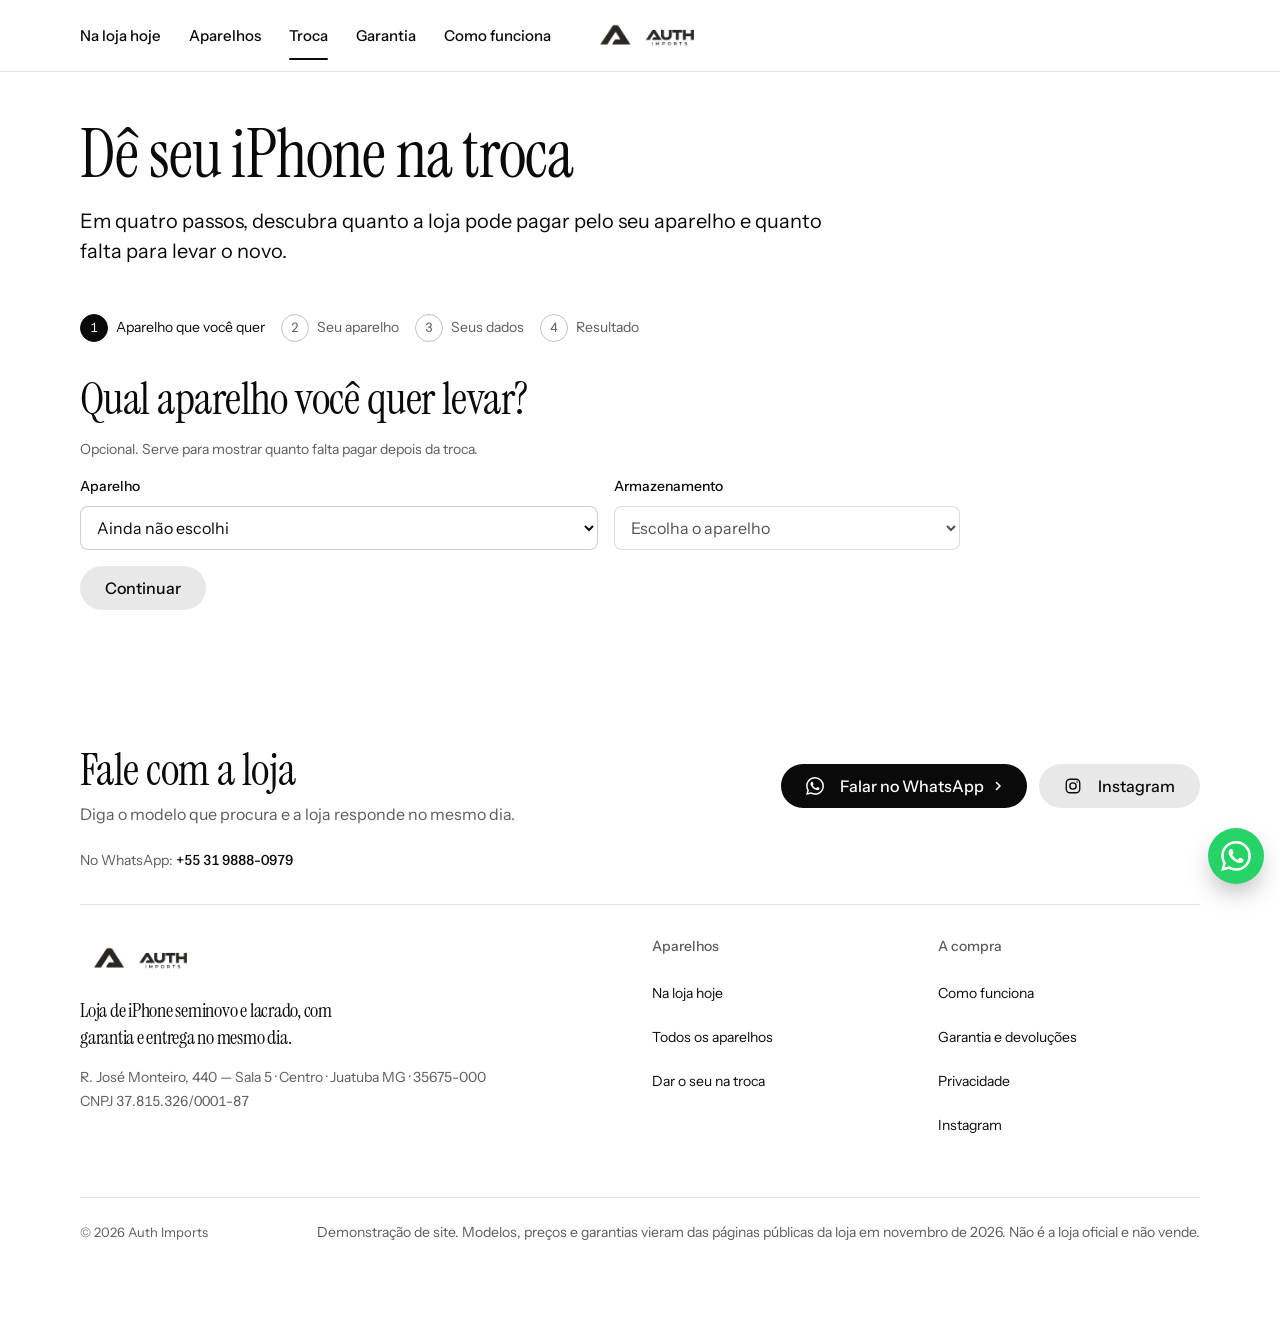
<file: site/troca.html>
<!doctype html>
<html lang="pt-BR" data-type="product" data-radius="soft" data-buttons="pill" data-motion>
<head>
<meta charset="utf-8">
<meta name="viewport" content="width=device-width, initial-scale=1, viewport-fit=cover">
<title>Troca de iPhone | Auth Imports</title>
<meta name="description" content="Dê seu iPhone usado na troca: simule em quatro passos quanto a Auth Imports pode pagar e quanto falta para o novo.">
<meta property="og:type" content="website">
<meta property="og:title" content="Troca de iPhone | Auth Imports">
<meta property="og:description" content="Seminovos testados, seis ou doze meses de garantia e entrega no mesmo dia.">
<meta property="og:image" content="https://authimports.pages.dev/share.jpg">
<meta property="og:url" content="https://authimports.pages.dev/troca">
<link rel="canonical" href="https://authimports.pages.dev/troca">
<meta name="twitter:card" content="summary_large_image">
<link rel="icon" href="assets/img/logo-dark.png" type="image/png">
<meta name="theme-color" content="#ffffff">
<!-- protótipo: não deve aparecer em busca sob o nome da loja -->
<meta name="robots" content="noindex, nofollow">
<meta name="site-kind" content="other">
<meta name="page-type" content="product">
<link rel="preconnect" href="https://fonts.googleapis.com">
<link rel="preconnect" href="https://fonts.gstatic.com" crossorigin>
<link href="https://fonts.googleapis.com/css2?family=Instrument+Serif&family=Instrument+Sans:wdth,wght@75..100,400..600&display=swap" rel="stylesheet">
<link rel="stylesheet" href="assets/system.css">
<link rel="stylesheet" href="assets/ui/cards.css">
<link rel="stylesheet" href="assets/motion/motion.css">
<link rel="stylesheet" href="assets/layout/layout.css">
<link rel="stylesheet" href="assets/icons/icon.css">
<link rel="stylesheet" href="assets/troca.css">
<link rel="stylesheet" href="assets/site.css">
<style>
:root {
  --p-bg: #ffffff; --p-surface: #f4f4f5; --p-ink: #0a0a0a; --p-muted: #5c5c5e;
  --p-accent: #0a0a0a; --p-accent-ink: #ffffff; --p-action: #0a0a0a; --p-action-ink: #ffffff;
  --p-inv-bg: #0a0a0a; --p-inv-surface: #171717; --p-inv-ink: #ffffff; --p-inv-muted: #979797;
  --p-inv-accent: #ffffff; --p-inv-accent-ink: #0a0a0a; --p-inv-action: #ffffff; --p-inv-action-ink: #0a0a0a;
  --font-display: "Instrument Serif", Georgia, serif;
  --font-text: "Instrument Sans", system-ui, sans-serif;
  --display-weight: 400;
  --display-tracking: -0.012em;
  --display-tracking-xl: -0.016em;
  --ly-scale: 1.12;
}
</style>
<script>document.documentElement.classList.add('m-enter');setTimeout(()=>document.documentElement.classList.add('m-enter-done'),700)</script>
<script>document.documentElement.classList.add('mo-js');setTimeout(()=>document.documentElement.classList.add('mo-safe'),2500)</script>
<style>
  /* page CSS: inside the product cards, the catalogue's controls and the spec dialog only */
  .nav__logo img, .footer .nav__logo img { height: 26px; width: auto; display: block }

  /* the product cut-outs stand in the tile's mask instead of filling it */
  .prod { --tile-ratio: 1 / 1; text-decoration: none; gap: var(--s-3) }
  .prod .tile__media > img { object-fit: contain; padding: 14% 18%;
                             transition: transform 600ms var(--ease) }
  .sel { position: absolute; top: var(--s-3); left: var(--s-3); z-index: 1;
         font-size: var(--t-label); line-height: 1.2; padding: 4px 8px; border-radius: var(--r-sm);
         background: var(--bg); border: 1px solid color-mix(in srgb, var(--ink) 14%, transparent) }
  .sel--agora { background: var(--accent); color: var(--accent-ink); border-color: transparent }
  /* capacidades do modelo: no cartão são rótulo, na ficha viram botão */
  .caps, .ficha__caps { display: flex; flex-wrap: wrap; gap: 6px }
  .cap { font-size: var(--t-label); line-height: 1.2; padding: 4px 9px; border-radius: var(--r-sm);
         border: 1px solid color-mix(in srgb, var(--ink) 16%, transparent); color: var(--muted);
         font-variant-numeric: tabular-nums; white-space: nowrap }
  .cap--btn { min-height: 36px; padding: 0 14px; display: inline-flex; align-items: center;
              cursor: pointer; color: var(--ink); background: var(--bg);
              transition: background var(--m-in) var(--ease), color var(--m-in) var(--ease),
                          border-color var(--m-in) var(--ease) }
  .cap--btn[aria-pressed="true"] { background: var(--accent); color: var(--accent-ink); border-color: var(--accent) }
  @media (hover: hover) and (pointer: fine) {
    .cap--btn:hover:not([aria-pressed="true"]) { border-color: var(--ink) }
  }
  .prod__preco { margin-top: auto; padding-top: 2px }
  /* no tablet e no telefone as capacidades ficam so na ficha: a grade nao cabe com elas */
  @media (max-width: 1023px) { .caps { display: none } }
  .prod__apd { display: block; font-size: var(--t-small); color: var(--muted) }
  .prod__preco b { font-family: var(--font-display); font-weight: var(--display-weight);
                   font-size: var(--t-h3); letter-spacing: var(--display-tracking);
                   font-variant-numeric: tabular-nums }

  /* a linha de aparelhos e um recorte: cabe inteira no palco, nunca cortada */
  /* com faixa ancorada o palco nao pode sangrar no rodape do hero */
  .hero--product .hero__stage { margin-bottom: 0; min-height: 0 }
  /* faixa de tres fatos ancorada sob o hero */
  .hero-strip { display: grid; grid-template-columns: repeat(3, minmax(0, 1fr));
                gap: var(--s-6); margin: 0; padding-top: var(--s-4);
                border-top: 1px solid color-mix(in srgb, var(--ink) 12%, transparent) }
  .hero-strip dt { font-size: var(--t-small); color: var(--muted) }
  .hero-strip dd { margin: 0; font-size: var(--t-card) }

  .filtros { margin-bottom: var(--s-5) }
  .filtros .field { margin: 0 }
  .cat__conta { font-size: var(--t-small); color: var(--muted); margin-bottom: var(--s-4) }
  .cat__vazio { padding: var(--s-8) 0; color: var(--muted) }
  .pager { display: flex; align-items: center; flex-wrap: wrap; gap: var(--s-3) var(--s-4); margin-top: var(--s-5) }
  .pager__n { font-size: var(--t-small); color: var(--muted); font-variant-numeric: tabular-nums }
  @media (max-width: 420px) { .pager__n { flex-basis: 100%; order: -1 } .nav__logo img { height: 22px } }

  .tile__par { display: block }
  /* the tablet cuts the tile's picture so the two card rows keep their two screens */
  @media (min-width: 1024px) and (max-width: 1279px) {
    .prod { --tile-ratio: 3 / 2 }
    .prod .tile__media > img { padding: 6% 24% }
    .cat__conta { margin-bottom: var(--s-2) }
    .pager { margin-top: var(--s-3) }
    .filtros { margin-bottom: var(--s-4) }

  }
  @media (min-width: 640px) and (max-width: 1023px) {
    .filtros .field.span-6 { grid-column: auto / span 3 }
    .filtros .field.span-2 { grid-column: auto / span 3 }
    .filtros .field :is(input, select) { padding-inline: 10px; font-size: 14px }
    .prod { --tile-ratio: 2 / 1 }
    .prod .tile__media > img { padding: 4% 28% }
    .cat__conta { margin-bottom: var(--s-2) }
    .pager { margin-top: var(--s-3) }
    .filtros { margin-bottom: var(--s-4) }
    .cat__conta { margin-bottom: var(--s-3) }
  }
  @media (max-width: 639px) {
    /* a linha de aparelhos e larga: no telefone ela fecha dentro da primeira tela */
    .hero--product .hero__stage { height: 188px; min-height: 0 }
    .hero--product .hero__stage img { width: 100%; height: 100%; object-fit: contain; object-position: center bottom }
    .sel { font-size: 11px; padding: 3px 6px }
    .prod { --tile-ratio: 4 / 3 }
    .prod .tile__media > img { padding: 8% 20% }
    .prod .f-gar { display: none }
    .filtros .field.span-6 { grid-column: 1 / -1 }
    .filtros .field.span-2 { grid-column: auto / span 4 }
    .filtros .field label { font-size: 12px }
    .filtros { margin-bottom: var(--s-4) }
    .cat__conta { margin-bottom: var(--s-2) }
    .pager { margin-top: var(--s-4) }
  }

  dialog.ficha { width: min(100% - 32px, 980px); max-height: 88vh; padding: 0; border: 0;
                 border-radius: var(--r-lg); background: var(--bg); color: var(--ink);
                 box-shadow: 0 40px 90px -30px rgba(0,0,0,.45) }
  dialog.ficha::backdrop { background: color-mix(in srgb, #2a2622 62%, transparent) }
  .ficha__in { display: grid; gap: var(--s-6); padding: var(--s-6); overflow: auto; max-height: 88vh }
  @media (min-width: 760px) { .ficha__in { grid-template-columns: 5fr 7fr; gap: var(--s-8); padding: var(--s-8) }
    /* a foto acompanha a rolagem da ficha, em vez de sumir e deixar a coluna vazia */
    dialog.ficha .ficha__palco { position: sticky; top: 0 } }
  /* o palco nao estica com a tabela ao lado: moldura fixa, foto preenchendo */
  .ficha__palco { position: relative; background: var(--surface); border-radius: var(--r-md);
                  align-self: start; aspect-ratio: 1; min-height: 0; padding: 0 }
  /* mesmo padrao do palco do hero no kit: preenche o palco, folga por padding */
  .ficha__foto { position: absolute; inset: 0; width: 100%; height: 100%; max-width: none;
                 padding: var(--s-5); object-fit: contain }
  .ficha__row { display: flex; justify-content: space-between; gap: var(--s-4);
                padding: 10px 0; border-bottom: 1px solid color-mix(in srgb, var(--ink) 10%, transparent) }
  .ficha__row dt { color: var(--muted); font-size: var(--t-small) }
  .ficha__row dd { margin: 0; text-align: right }
  .ficha__preco { font-family: var(--font-display); font-size: var(--t-h2);
                  letter-spacing: var(--display-tracking) }
  .ficha__par { display: block; font-family: var(--font-text); font-size: var(--t-small); color: var(--muted) }
  .ficha__notas { display: grid; gap: var(--s-4) }
  .nota h3 { font: 500 var(--t-small)/1.3 var(--font-text); letter-spacing: 0 }
  .nota p { font-size: var(--t-small); color: var(--muted); margin-top: 2px }
  .ficha__fechar { position: absolute; top: 12px; right: 12px; width: 44px; height: 44px;
                   border-radius: 999px; background: var(--bg); border: 1px solid color-mix(in srgb, var(--ink) 14%, transparent);
                   display: grid; place-items: center; cursor: pointer }
  .demo-note { font-size: var(--t-small); color: var(--muted) }
</style>
</head>

<body>
<header class="nav nav--split">
  <div class="wrap nav__bar">
    <a class="skip-link" href="#top">Ir para o conteúdo</a>
    <a class="nav__logo" href="index.html"><img src="assets/img/logo-dark.png" alt="Auth Imports" width="496" height="120"></a>
    <nav class="nav__links" aria-label="Principal">
      <div class="nav__item"><a class="nav__link" href="index.html#estoque">Na loja hoje</a></div>
      <div class="nav__item"><a class="nav__link" href="index.html#catalogo">Aparelhos</a></div>
      <div class="nav__item"><a class="nav__link" href="troca.html">Troca</a></div>
      <div class="nav__item"><a class="nav__link" href="politicas.html">Garantia</a></div>
      <div class="nav__item"><a class="nav__link" href="index.html#como">Como funciona</a></div>
    </nav>
    <button class="nav__toggle" type="button" aria-expanded="false" aria-label="Menu">
      <svg width="18" height="18" viewBox="0 0 18 18" aria-hidden="true"><path d="M2 5h14M2 13h14" stroke="currentColor" stroke-width="1.6" stroke-linecap="round"/></svg>
    </button>
  </div>
</header>

<main id="top" class="interna">
  <section class="section" id="troca" aria-labelledby="troca-h">
    <div class="wrap">
      <div class="section-head">
        <h1 id="troca-h">Dê seu iPhone na troca</h1>
        <p>Em quatro passos, descubra quanto a loja pode pagar pelo seu aparelho e quanto falta para levar o novo.</p>
      </div>
      <div class="troca" id="troca-app"></div>
    </div>
  </section>
</main>

<footer class="footer closing rodape" aria-labelledby="close-h">
  <div class="wrap">
    <div class="rodape__cta">
      <div>
        <h2 class="rodape__titulo" id="close-h">Fale com a loja</h2>
        <p class="rodape__linha">Diga o modelo que procura e a loja responde no mesmo dia.</p>
      </div>
      <div class="rodape__acoes">
        <a class="btn btn--primary btn--zap" data-zap href="https://wa.me/"><span class="btn__icone" data-icone="whatsapp"></span>Falar no WhatsApp</a>
        <a class="btn btn--secondary btn--insta" data-insta href="#"><span class="btn__icone" data-icone="instagram"></span>Instagram</a>
      </div>
        <p class="rodape__numero">No WhatsApp: <b data-loja-numero></b></p>
    </div>
    <div class="closing__links">
      <div class="grid">
        <div class="span-6 stack-4">
          <a class="nav__logo" href="index.html"><img src="assets/img/logo-dark.png" alt="Auth Imports" width="496" height="120"></a>
          <p class="footer__lede">Loja de iPhone seminovo e lacrado, com garantia e entrega no mesmo dia.</p>
          <address class="loja">
            <span class="loja__linha" data-loja-endereco></span>
            <span class="loja__cnpj" data-loja-cnpj></span>
          </address>
        </div>
        <div class="span-3 start-7 footer__col"><h3>Aparelhos</h3><ul>
          <li><a href="index.html#estoque">Na loja hoje</a></li>
          <li><a href="index.html#catalogo">Todos os aparelhos</a></li>
          <li><a href="troca.html">Dar o seu na troca</a></li>
        </ul></div>
        <div class="span-3 start-10 footer__col"><h3>A compra</h3><ul>
          <li><a href="index.html#como">Como funciona</a></li>
          <li><a href="politicas.html">Garantia e devoluções</a></li>
          <li><a href="politicas.html#privacidade">Privacidade</a></li>
          <li><a data-insta href="#">Instagram</a></li>
        </ul></div>
      </div>
      <div class="footer__legal">
        <span>&copy; 2026 Auth Imports</span>
        <span class="demo-note">Demonstração de site. Modelos, preços e garantias vieram das páginas públicas da loja em novembro de 2026. Não é a loja oficial e não vende.</span>
      </div>
    </div>
  </div>
</footer>

<script type="module" src="assets/system.js"></script>
<script type="module" src="assets/motion/motion.js"></script>
<script type="module" src="assets/layout/layout.js"></script>
<script type="module">
import { ligarTroca, escolherAlvo } from './assets/troca.js';
import { ligarPagina } from './assets/pagina.js';
ligarPagina();
ligarTroca(document.getElementById('troca-app'));
// vindo da ficha do aparelho: troca.html?alvo=iphone-15-semi&var=0
const p = new URLSearchParams(location.search);
if (p.get('alvo')) escolherAlvo(p.get('alvo'), p.get('var'));
</script>
</body>
</html>
</file>
<file: site/assets/system.css>
/*
  taste-skill system.css - the one system for the page. Link it first, then assets/ui/cards.css (the
  feature card, its panel and the fragment placements), then set the palette (--p-*), the fonts and
  the radius set on :root in the page (node scripts/start.mjs prints that block).
  Do not add a second grid, spacing scale, type scale, radius scale, button or card style.
*/

/* ---------------------------------------------------------------- tokens */
:root {
  /* palette (hex only; fx.js reads --bg --surface --ink --muted --accent --accent-ink) */
  --p-bg: #ffffff;
  --p-surface: #f4f4f4;
  --p-ink: #111111;
  --p-muted: #6b6b6b;
  --p-accent: #1a4be0;
  --p-accent-ink: #ffffff;
  --p-action: #1a4be0;      /* buttons, links, focus: the accent, or the ink when the accent is too pale */
  --p-action-ink: #ffffff;
  --p-inv-bg: #111111;
  --p-inv-surface: #1c1c1c;
  --p-inv-ink: #f4f4f4;
  --p-inv-muted: #a3a3a3;
  --p-inv-accent: #ffffff;
  --p-inv-accent-ink: #111111;
  --p-inv-action: #ffffff;
  --p-inv-action-ink: #111111;
  /* the lit ground behind UI and in the closing band (references/cards.md), one per page, tech pages only
     (none on kind other, which is flat): <html data-ground="sand|sky|sage|painting">. system.js gives it to every ground
     that holds UI, on light and dark pages alike; --hue on one panel changes only its accent */
  --ground-bg: #d9ccb7; --ground-surface: #e9e0d2; --ground-ink: #2a2622; --ground-muted: #5a534a; --ground-accent: #a8794a;

  /* fonts */
  --font-display: system-ui, -apple-system, "Segoe UI", sans-serif;
  --font-text: system-ui, -apple-system, "Segoe UI", sans-serif;
  --font-mono: ui-monospace, "SFMono-Regular", Menlo, Consolas, monospace;
  --display-weight: 400;    /* headlines 400; 500 on a tech page (software, gaming, hardware) */
  --display-tracking: -0.025em;

  /* the page rhythm (references/layout-v4.md): one section per screen. The header is fixed and
     --nav tall; every section is padded --padt above and --padb (plus the phone action bar, --bar)
     below, and is exactly one or two screens tall (--h: 1 or 2; --hm on a phone). The hero's words
     start --hgap under the header and its content ends --hpadb above the fold. */
  --nav: 72px;
  --padt: 120px;
  --padb: 72px;
  --hgap: 48px;
  --hpadb: 64px;
  --bar: 0px;
  /* grid: one .wrap (alias .container) for the header, every section and the footer, the same
     --gut on both sides: 1280 wide at x 80-1360 at 1440, 342 at x 24-366 at 390 */
  --container: 1280px;
  --gut: 80px;
  --pad: var(--gut);
  --gutter: 24px;

  /* spacing: 4/8 scale */
  --s-1: 4px;  --s-2: 8px;  --s-3: 12px; --s-4: 16px; --s-5: 24px;
  --s-6: 32px; --s-7: 48px; --s-8: 64px; --s-9: 96px; --s-10: 128px;
  --section: 40px;      /* only a .section outside main (the kit's demo pages); every main > section and
                           footer.closing take --padt and --padb */
  --section-band: 56px; /* the same for an older footer outside footer.closing */
  --head-gap: 48px;     /* the one heading-to-content gap, 32 on a phone (layout.css reads it as --ly-head-gap) */
  --card-pad: 16px;     /* card padding (cards.css sets its own for cards with a panel) */
  --card-gap: 16px;     /* gap between cards */

  /* type scale (the only sizes on the page) */
  --t-label: 13px;
  --t-small: 14px;
  --t-body: 16px;
  --t-lead: 18px;
  --t-card: 18px;
  --t-h3: 24px;
  /* straight lines from the phone size at 390 to the desktop size at 1440 (system.md's table) */
  --t-h2: clamp(30px, 1.72vw + 23.3px, 48px);
  --t-h1: clamp(38px, 3.24vw + 25.4px, 72px);
  /* a big number stays a step under the h2 (VI-11): 38 at 1440, 28 at 390, so it never reads as a
     section heading; a stats row and a price set their own, smaller still */
  --t-stat: clamp(28px, .952vw + 24.29px, 38px);

  /* radius: one scale (soft by default; data-radius on <html> switches it) */
  --r-sm: 8px;  --r-md: 12px; --r-lg: 20px; --r-btn: 8px;

  /* controls (fixed here; a page never adds its own) */
  --btn-h: 44px;
  --btn-h-sm: 36px;
  --nav-h: var(--nav);  /* the older name, kept for the kit's files */
  --icon: 16px;         /* small icons: socials, menu chevrons, mono brand marks */

  /* motion: the one UI ease-out (motion.css --m-ease and ui/base.css --u-ease read it; references/motion.md) */
  --ease: cubic-bezier(.2, .8, .2, 1);
  --dur: 180ms;
}
html[data-radius="sharp"] { --r-sm: 4px; --r-md: 6px;  --r-lg: 8px;  --r-btn: 4px; }
html[data-radius="soft"]  { --r-sm: 8px; --r-md: 12px; --r-lg: 20px; --r-btn: 8px; }
html[data-radius="round"] { --r-sm: 10px; --r-md: 16px; --r-lg: 24px; --r-btn: 999px; }
/* the four lit grounds (references/cards.md); sand is the default above. painting goes with
   painterly-landscape (x.ai's daylight sky over olive hills) */
html[data-ground="sky"]      { --ground-bg: #c6d3df; --ground-surface: #d6e0e9; --ground-ink: #25303a; --ground-muted: #4d5964; --ground-accent: #3f6a92; }
html[data-ground="sage"]     { --ground-bg: #cdd6c6; --ground-surface: #dce3d6; --ground-ink: #262d24; --ground-muted: #535b51; --ground-accent: #6c8e63; }
html[data-ground="painting"] { --ground-bg: #79a8d6; --ground-surface: #a6c4e2; --ground-ink: #16212c; --ground-muted: #273949; --ground-accent: #9c9b3c; }
/* cards.css takes its card and panel radii from this scale */
html[data-radius] .card { --c-r: var(--r-lg); }
html[data-radius] .panel { --p-r: var(--r-md); }

/* a phone: the header 56, the sections padded 96 / 48, the hero's words 40 under the header and its
   content ending 24 above the fold, 24 at both sides, 12 between columns */
@media (max-width: 639px) {
  :root { --nav: 56px; --padt: 96px; --padb: 48px; --hgap: 40px; --hpadb: 24px; --gut: 24px; --gutter: 12px; --card-gap: 12px; --head-gap: 32px; }
}
@media (min-width: 640px) {
  :root { --gut: 48px; --section: 48px; --section-band: 72px; --card-pad: 24px; }
}
@media (min-width: 1024px) {
  :root { --gut: 80px; --section: 56px; --section-band: 96px; --card-gap: 24px;
          --t-lead: 20px; --t-card: 20px; --t-h3: 28px; }
  /* a place (and a local service): the 1200 column at x 120-1320 */
  html[data-type="place"] { --gut: 120px; --container: 1200px; }
}
/* a place (VI-06, ST-96, PH-23): its own smaller type (h1 48/53 and 32/37, h2 32/40 and 24/30, titles
   and the sub-line 20 and 18), the Recipe 3 hero's gap under its photograph (40, 24 on a phone),
   square photographs and cards and 2px buttons, whatever data-radius and data-buttons say */
:root[data-type="place"] {
  --hgap: 40px;
  --t-h1: clamp(32px, 1.524vw + 26.06px, 48px);
  --t-h2: clamp(24px, .762vw + 21px, 32px);
  --t-h3: clamp(20px, .381vw + 18.51px, 24px);
  --r-sm: 2px; --r-md: 0px; --r-lg: 0px; --r-btn: 2px;
}
:root[data-type="place"] :is(h1, .t-h1) { line-height: 1.104; }
:root[data-type="place"] :is(h2, .t-h2) { line-height: 1.25; }
@media (max-width: 639px) {
  :root[data-type="place"] { --hgap: 24px; }
  :root[data-type="place"] :is(h1, .t-h1) { line-height: 1.156; }
}

/* ---------------------------------------------------------------- grounds (at most three) */
:root, .ground-base {
  --bg: var(--p-bg); --surface: var(--p-surface); --ink: var(--p-ink); --muted: var(--p-muted);
  --accent: var(--p-accent); --accent-ink: var(--p-accent-ink); --card: var(--p-surface);
  --action: var(--p-action); --action-ink: var(--p-action-ink);
}
.ground-surface {
  --bg: var(--p-surface); --surface: var(--p-bg); --ink: var(--p-ink); --muted: var(--p-muted);
  --accent: var(--p-accent); --accent-ink: var(--p-accent-ink); --card: var(--p-bg);
  --action: var(--p-action); --action-ink: var(--p-action-ink);
}
.ground-inverse {
  --bg: var(--p-inv-bg); --surface: var(--p-inv-surface); --ink: var(--p-inv-ink); --muted: var(--p-inv-muted);
  --accent: var(--p-inv-accent); --accent-ink: var(--p-inv-accent-ink); --card: var(--p-inv-surface);
  --action: var(--p-inv-action); --action-ink: var(--p-inv-action-ink);
}
:root, .ground-base, .ground-surface, .ground-inverse {
  --line: color-mix(in oklab, var(--ink) 11%, transparent);
  --line-strong: color-mix(in oklab, var(--ink) 20%, transparent);
  /* effects (fx.js) and UI fragments (assets/ui) take the colours of the ground they sit on */
  --fx-bg: var(--bg); --fx-surface: var(--surface); --fx-ink: var(--ink); --fx-muted: var(--muted);
  --fx-accent: var(--accent); --fx-accent-ink: var(--accent-ink);
  --ui-font: var(--font-text); --ui-mono: var(--font-mono); --ui-radius: var(--r-md);
}
.ground-base, .ground-surface, .ground-inverse { background: var(--bg); color: var(--ink); }

/* ---------------------------------------------------------------- base */
*, *::before, *::after { box-sizing: border-box; }
/* an anchor lands on the section's top (the judge's frame): the fixed header covers --nav of its --padt */
html { -webkit-text-size-adjust: 100%; scroll-padding-top: 0; scroll-behavior: auto; margin: 0; }
body {
  margin: 0; background: var(--bg); color: var(--ink);
  font: 400 var(--t-body)/1.55 var(--font-text);
  -webkit-font-smoothing: antialiased; text-rendering: optimizeLegibility; overflow-x: clip;
}
img, svg, video, canvas { display: block; max-width: 100%; }
/* hidden means hidden, also on an img the line above makes a block (a menu tab's photograph, a peek photograph) */
[hidden] { display: none !important; }
img, video { height: auto; }
a { color: inherit; text-decoration: none; }
button { font: inherit; color: inherit; }
h1, h2, h3, h4, p, ul, ol, figure, blockquote { margin: 0; }
ul, ol { padding: 0; list-style: none; }
h1, h2, h3, h4 {
  font-family: var(--font-display); font-weight: var(--display-weight);
  letter-spacing: var(--display-tracking); text-wrap: balance; overflow-wrap: break-word;
  /* a long word (a German compound at 390) breaks at a syllable with a hyphen, in the language of <html lang>;
     only words of 10 letters or more, 4 at least on each side, so a short English heading never breaks */
  hyphens: auto; -webkit-hyphens: auto; hyphenate-limit-chars: 10 4 4;
}
h1, .t-h1 { font-size: var(--t-h1); line-height: 1.04; }
h2, .t-h2 { font-size: var(--t-h2); line-height: 1.1; }
h3, .t-h3 { font-size: var(--t-h3); line-height: 1.2; }
h4, .t-card { font-family: var(--font-text); font-weight: 500; font-size: var(--t-card); line-height: 1.3; letter-spacing: -0.01em; }
p { text-wrap: pretty; }
.t-lead  { font-size: var(--t-lead); line-height: 1.5; }
.t-body  { font-size: var(--t-body); line-height: 1.55; }
.t-small { font-size: var(--t-small); line-height: 1.5; }
.t-label { font-size: var(--t-label); font-weight: 500; line-height: 1.4; letter-spacing: 0.01em; }
.t-stat  { font-family: var(--font-display); font-weight: var(--display-weight); font-size: var(--t-stat);
           line-height: 1; letter-spacing: var(--display-tracking); font-variant-numeric: tabular-nums; }
.muted { color: var(--muted); }
.mono  { font-family: var(--font-mono); }
.measure { max-width: 62ch; }
:focus-visible { outline: 2px solid var(--action); outline-offset: 2px; border-radius: 2px; }
::selection { background: color-mix(in oklab, var(--accent) 30%, transparent); }

/* ---------------------------------------------------------------- grid */
.wrap, .container { width: min(100% - 2 * var(--gut), var(--container)); margin-inline: auto; padding-inline: 0; }
.grid { display: grid; grid-template-columns: repeat(12, minmax(0, 1fr)); column-gap: var(--gutter); row-gap: var(--card-gap); }
.grid > * { min-width: 0; grid-column: 1 / -1; }
.section { padding-block: var(--section); }

/* ---------------------------------------------------------------- one section per screen
   The page is a stack of screens. Framed at scrollY = k x the screen height, a shot shows exactly one
   section: the hero alone on the first screen, every other section (and footer.closing, the close and
   the footer in one) exactly one or two screens tall, its h2 first, --padt under its top. Heights
   and padding do it: no pinning, snapping or script.
     <section class="section" id=".." style="--h: 2">     (2 screens; --hm sets a phone's count alone)
       <div class="wrap"> the h2 first, then the content </div>     (the one in-flow child)
     </section>
   A layer (a full-bleed photograph or ground behind the words) is an <img class="layer" aria-hidden="true">
   beside the .wrap. Content must fit: one screen holds 708px of content at 1440x900 (900 - 120 - 72),
   two hold 1,608 (the second screen's part starts --padt under its top with .g2). From 640 to 1279 a
   section keeps at least its screens and grows past them rather than overlap the next. */
main > :is(section, .section), footer.closing {
  position: relative; box-sizing: border-box;
  height: calc(var(--h, 1) * 100vh); height: calc(var(--h, 1) * 100svh);
  padding: var(--padt) 0 calc(var(--padb) + var(--bar));
}
main > :is(section, .section) > :is(.wrap, .container), footer.closing > .wrap { position: relative; z-index: 1; height: 100%; }
main > :is(section, .section) > :is(.wrap, .container):not(.grid) { display: flex; flex-direction: column; }
/* a .wrap that is the section's grid too (class="wrap grid"): its rows start at the top */
main > :is(section, .section) > :is(.wrap, .container).grid { align-content: start; }
/* .fill: the block that takes what the screen leaves under the heading (a photograph, a frame) */
main > :is(section, .section) > .wrap > .fill { flex: 1 1 0; min-height: 0; }
/* two screens as two groups: row 1 the h2 and the first group, row 2 the rest (no second h2), starting
   --padt under the second screen's top, so the second shot looks like any other section */
main > :is(section, .section).g2, footer.closing.g2 { --h: 2; }
main > :is(section, .section).g2 > :is(.wrap, .container), footer.closing.g2 > .wrap { display: grid; grid-template-rows: minmax(0, 1fr) minmax(0, 1fr); row-gap: calc(var(--padt) + var(--padb) + var(--bar)); }
main > :is(section, .section).g2 > :is(.wrap, .container) > *, footer.closing.g2 > .wrap > * { min-height: 0; align-self: start; }
main > :is(section, .section).g2 > :is(.wrap, .container) > :is(.group, .fill) { align-self: stretch; }
/* a group: one screen's part of a .g2 section (its h2 and first rows, or the rest) */
.group { display: flex; flex-direction: column; min-height: 0; }
/* each screen's card row runs down to that screen's foot (the cards stretch, their panels grow), so
   the second screen of a .g2 is never a short row over an empty ground; both rows end on the same line */
@media (min-width: 1024px) {
  main > :is(section, .section).g2 > .wrap > .grid:last-child,
  main > :is(section, .section).g2 > .wrap > .group > .grid:last-child { align-self: stretch; flex: 1 1 auto; min-height: 0; }
}
.group > .fill { flex: 1 1 0; min-height: 0; }
@media (min-width: 640px) and (max-width: 1279px) {
  main > :is(section, .section):not(.hero, .section--hero), footer.closing {
    height: auto; min-height: calc(var(--h, 1) * 100vh); min-height: calc(var(--h, 1) * 100svh);
  }
  /* the section is a column and its .wrap takes all of it, so a .fill (a photograph, a frame) still
     grows to the section's foot (a min-height percentage would not resolve, leaving it at its least) */
  /* :where() keeps it at no weight, so a page's own phone- or tablet-only hiding (section.desk-only { display: none }) wins */
  :where(main > :is(section, .section):not(.hero, .section--hero), footer.closing) { display: flex; flex-direction: column; }
  main > :is(section, .section):not(.hero, .section--hero) > :is(.wrap, .container), footer.closing > .wrap { flex: 1 0 auto; height: auto; min-height: 0; }
}
/* a phone: lvh (the screen with its bars hidden) for every section but the hero; --hm when stacking
   makes the content taller than the desktop count */
@media (max-width: 639px) {
  /* at least its screens, never less: content a screen cannot hold makes the section taller (the rhythm
     check then asks for --hm: 2 or less content); a fixed height would lay its last rows over the next
     section, the fault the phone shots showed most (a list under the closing heading and its button) */
  main > :is(section, .section):not(.hero, .section--hero), footer.closing {
    height: auto; min-height: calc(var(--hm, var(--h, 1)) * 100vh); min-height: calc(var(--hm, var(--h, 1)) * 100lvh);
  }
  /* one grid row at least the screens tall that grows with the .wrap's content: the .wrap is stretched to
     it, so its .fill and its two groups still share a definite height */
  /* (at no weight, as on the tablet: a page's own section.desk-only { display: none } still hides it) */
  :where(main > :is(section, .section):not(.hero, .section--hero):has(> :is(.wrap, .container)), footer.closing) {
    display: grid; grid-template-columns: minmax(0, 1fr); grid-template-rows: 1fr; grid-auto-rows: auto;
  }
  main > :is(section, .section):not(.hero, .section--hero) > :is(.wrap, .container), footer.closing > .wrap { height: auto; }
  main > :is(section, .section).g2m, footer.closing.g2m { --hm: 2; }
  main > :is(section, .section).g2m > :is(.wrap, .container), footer.closing.g2m > .wrap { display: grid; grid-template-rows: minmax(0, 1fr) minmax(0, 1fr); row-gap: calc(var(--padt) + var(--padb) + var(--bar)); }
  /* stacked in one, the two groups keep the open cards' 32px, so the first group's last panel never meets
     the next card's title */
  main > :is(section, .section).g2:not(.g2m) > :is(.wrap, .container) { display: flex; row-gap: var(--s-6); }
  /* what the two screens leave goes around the second group, so it opens below the header, not on the fold */
  main > :is(section, .section).g2:not(.g2m) > :is(.wrap, .container) > :last-child { margin-block: auto; }
  main > :is(section, .section).g2:not(.g2m) > :is(.wrap, .container) > * { align-self: stretch; }
}
/* a layer: the photograph or ground of a whole section, under its words, edge to edge */
main > :is(section, .section) > :is(img, video, canvas, picture).layer,
footer.closing > :is(img, video, canvas, picture).layer {
  position: absolute; inset: 0; z-index: 0; width: 100%; height: 100%; max-width: none; object-fit: cover; object-position: var(--pos, 50% 50%);
}
main > :is(section, .section) > picture.layer > img { width: 100%; height: 100%; object-fit: cover; }

/* the hero: exactly the first screen, the fixed header over its top. Its words start --hgap under the
   header (--photo adds a full-bleed photograph's height above them on a place); its content ends
   --hpadb above the fold, and nothing of the next section shows, at 1440, 1024, 820 and 390.
     <section class="hero hero--<type>"><div class="wrap"><div class="hero-text"> .. </div>[one strip]</div></section>
   .hero-text holds the whole composition (the words, and the picture or window beside or under them);
   one docked strip (logos, three facts) may follow it, at most 96px, desktop only. */
main > :is(.hero, .section--hero) {
  height: 100vh; height: 100svh; min-height: 0;
  padding: calc(var(--nav) + var(--photo, 0px) + var(--hgap)) 0 calc(var(--hpadb) + var(--bar));
}
:is(.hero, .section--hero) > .wrap { height: 100%; display: grid; grid-template-rows: minmax(0, 1fr) auto; row-gap: var(--s-7); }
:is(.hero, .section--hero) > .wrap > .hero-text { min-height: 0; }
/* a phone: the hero is at least the first screen and grows when a short phone (320x640) cannot hold its
   words, buttons and picture, so nothing of it lies over the next section or under the header */
@media (max-width: 639px) {
  main > :is(.hero, .section--hero) { height: auto; min-height: 100vh; min-height: 100svh; }
  main > :is(.hero, .section--hero):has(> :is(.wrap, .container)) { display: grid; grid-template-columns: minmax(0, 1fr); grid-template-rows: 1fr; grid-auto-rows: auto; }
  main > :is(.hero, .section--hero) > :is(.wrap, .container) { height: auto; }
}
:is(.hero, .section--hero) > .wrap > .hero-strip { grid-row: 2; max-height: 96px; }
@media (max-width: 639px) { :is(.hero, .section--hero) > .wrap > .hero-strip { display: none; } }
.section--hero .section-head { max-width: 860px; }
/* the starter's own hero (hero-split): the words on span-5 top-aligned, the picture on span-6 start-7
   as tall as the hero's content box (at most 716 at 1440x900); a phone stacks words, then the picture
   in what is left */
.hero-text.hero-split { height: 100%; align-items: stretch; }
.hero-split > .hero-copy { align-self: start; }
.hero-split > .hero-visual { position: relative; min-height: 0; height: 100%; }
@media (max-width: 1023px) {
  .hero-text.hero-split { display: flex; flex-direction: column; gap: var(--s-6); }
  .hero-split > .hero-visual { flex: 1 1 0; min-height: 200px; height: auto; }
}
.hero-copy > * + * { margin-top: var(--s-5); }
/* the h1 first in the words' column: its capitals start on the picture's top line, not the line box's
   (the leading above the capitals would put the words about 12px under the photograph's top) */
.hero-copy > h1:first-child { text-box: trim-start cap alphabetic; }
.hero-copy > .btn-row { margin-top: var(--s-6); }
/* three short facts at the foot of the words' column, on the picture's bottom line (no dead space
   under the buttons): <dl class="hero-facts"><div><dt>..</dt><dd>..</dd></div> x3</dl> */
@media (min-width: 1024px) {
  .hero-split > .hero-copy { height: 100%; display: flex; flex-direction: column; }
  .hero-split > .hero-copy > .hero-facts { margin-top: auto; }
}
.hero-facts { display: grid; grid-template-columns: repeat(3, minmax(0, 1fr)); gap: var(--s-5) var(--gutter); margin: 0; }
.hero-facts > div { display: grid; gap: var(--s-1); align-content: start; }
.hero-facts dt { font-size: var(--t-small); color: var(--muted); }
.hero-facts dd { margin: 0; font-weight: 500; }
@media (max-width: 1023px) { .hero-facts { display: none; } }
/* a notice line above the h1 (changed hours, a delivery cut-off): one line with a number, static,
   starting on the left line like the h1 under it */
.hero-notice { font-size: var(--t-small); font-weight: 500; color: var(--ink); }
.hero-notice b, .hero-notice strong { font-weight: 500; color: var(--accent); }
.hero-copy > .hero-notice + h1 { margin-top: var(--s-5); }

/* a phone: open tiles from a row of three or four (rooms, goods, beans) go two-up, an odd last one
   across the row, so a row of three fits one 844px screen (stacked one under another they need two) */
@media (max-width: 639px) {
  .grid > .tile:is(.span-3, .span-4) { grid-column: auto / span 6; }
  .grid > .tile:is(.span-3, .span-4):nth-child(odd of .tile):nth-last-child(1 of .tile) { grid-column: 1 / -1; }
  .grid > .tile:is(.span-3, .span-4) .tile__head { flex-wrap: wrap; gap: 0 var(--s-2); }
}
/* a phone: open cards (words on the ground, the panel under them) stacked one under another keep 32px
   between a panel's foot and the next card's title, so a title never reads as the panel's caption */
@media (max-width: 639px) { .grid:has(> .card--open) { row-gap: var(--s-6); } }
/* a phone stacks a two-screen section's four open tiles into its two screens: their panels take 180px (a wide
   crop), so the h2 and the first two tiles of two lines each end on the first screen and the four inside both,
   not a third of a screen past. A page that sets its group's own --p-h (#features .panel) sets its phone value
   too, as the starter does */
@media (max-width: 639px) { main > :is(section, .section).g2 .card--open > .panel { --p-h: 180px; } }
/* spans: desktop >= 1024. Tablet 640-1023: text cards on span-3 and span-6 go two-up; cards with a
   panel (a visual needs the width; the one exception is a span-6 pair, below)
   and everything else (split text and visuals, span-4 cards, span-5/7/8 blocks) take the full row, so a split stacks and no row is left half empty. Phone < 640: one column. */
@media (min-width: 640px) and (max-width: 1023px) {
  .grid > .card.span-3:not(:has(> .panel)), .grid > .card.span-6:not(:has(> .panel)) { grid-column: auto / span 6; }
  /* the one exception with a panel: a 2x2 (or a pair) of span-6 cards stays two-up from 720px (a panel
     of about 310px and more, wide enough for a kit fragment), so four cards take one or two screens
     at 768-820 instead of a card per row (four stacked panels run past two screens). Split cards and
     every other span keep the full row. Under 720 a card per row. */
  @media (min-width: 720px) {
    .grid > .card.span-6:has(> .panel):not(.card--split) { grid-column: auto / span 6; }
    .grid > .card.span-6:has(> .panel):not(.card--split):nth-child(odd of .card.span-6):nth-last-child(1 of .card.span-6) { grid-column: 1 / -1; }
  }
  /* open tiles (rooms, models, people, a photo pair) go two-up; an odd last one takes the row */
  .grid > .tile:is(.span-3, .span-4, .span-6) { grid-column: auto / span 6; }
  .grid > .tile:is(.span-3, .span-4, .span-6):nth-child(odd of .tile):nth-last-child(1 of .tile) { grid-column: 1 / -1; }
}
@media (min-width: 1024px) {
  .span-2  { grid-column: auto / span 2; }
  .span-3  { grid-column: auto / span 3; }
  .span-4  { grid-column: auto / span 4; }
  .span-5  { grid-column: auto / span 5; }
  .span-6  { grid-column: auto / span 6; }
  .span-7  { grid-column: auto / span 7; }
  .span-8  { grid-column: auto / span 8; }
  .span-9  { grid-column: auto / span 9; }
  .span-10 { grid-column: auto / span 10; }
  .span-12 { grid-column: auto / span 12; }
  .start-1 { grid-column-start: 1; } .start-2 { grid-column-start: 2; } .start-3 { grid-column-start: 3; }
  .start-5 { grid-column-start: 5; } .start-6 { grid-column-start: 6; } .start-7 { grid-column-start: 7; }
  .start-4 { grid-column-start: 4; } .start-8 { grid-column-start: 8; } .start-9 { grid-column-start: 9; }
  .start-10 { grid-column-start: 10; }
  /* a split is top-aligned: the words' first line and the picture's top on one line (never centred
     against each other, never mirrored: text left, the visual right, on every split of the page) */
  .grid--middle, .grid--top { align-items: start; }
}
/* card rows: every card in a row the same height (a plain .grid stretches them) */
.grid:is(.grid--middle, .grid--top) > .card { align-self: stretch; }
/* 1024-1279: a span-4 card's panel would be about 220px wide, too narrow for real UI. Cards with a
   panel on span-4 go two-up, a span-8 one takes the row, and an odd last one takes the row too
   (steps, proof row: two, then one wide; bento: the wide card, then the four small ones two by two) */
@media (min-width: 1024px) and (max-width: 1279px) {
  .grid > .card.span-4:has(> .panel) { grid-column: auto / span 6; }
  .grid > .card.span-8:has(> .panel),
  .grid > .card.span-4:has(> .panel):nth-child(odd of .card.span-4):nth-last-child(1 of .card.span-4) { grid-column: 1 / -1; }
}

/* ---------------------------------------------------------------- section heading */
.section-head { max-width: 760px; margin-bottom: var(--head-gap); display: grid; gap: var(--s-4); }
/* every heading starts on the left line (a centred head among left ones reads as a mistake): the
   old centred head is left-aligned too */
.section-head--center { text-align: left; justify-items: start; }
/* a head row: the h2 (and its line) left, one link or the section's button at the right line */
.section-head--split { max-width: none; display: flex; align-items: end; justify-content: space-between; gap: var(--s-5); flex-wrap: wrap; }
.section-head--split > div { display: grid; gap: var(--s-4); max-width: 760px; }
.section-head p { color: var(--ink); font-size: var(--t-lead); line-height: 1.5; max-width: 60ch; }
.section-head--row { max-width: none; display: flex; align-items: end; justify-content: space-between; gap: var(--s-5); flex-wrap: wrap; }
.section-head--row > div { display: grid; gap: var(--s-4); max-width: 760px; }
/* the hero row (hero-product, hero-cycle): the h1 and its line left, the buttons right, across 1280 */
.section--hero .section-head--row { max-width: none; }

/* ---------------------------------------------------------------- buttons (one pair, a dealt look)
   One pair a page, .btn--primary and .btn--secondary, in the look dealt with the page (sections.md)
   and set once on <html data-buttons>; the markup never changes:
     solid  filled primary, outlined secondary, the radius scale (Figma; the default)
     pill   pills, a chevron after the primary's label, a tinted secondary (x.ai)
     tonal  the radius scale, a tinted secondary with no outline (Linear, Vercel)
     arrow  an arrow after the primary's label; the secondary is a text link with an arrow (Stripe)
     block  near-square corners, 48px tall; the secondary is an underlined text link (shops, hotels) */
.btn {
  display: inline-flex; align-items: center; justify-content: center; gap: var(--s-2);
  height: var(--btn-h); padding: 0 var(--s-5); border-radius: var(--r-btn); border: 1px solid transparent;
  font: 500 var(--t-body)/1 var(--font-text); letter-spacing: 0; white-space: nowrap; cursor: pointer;
  transition: background-color var(--dur) var(--ease), color var(--dur) var(--ease), border-color var(--dur) var(--ease), text-decoration-color var(--dur) var(--ease);
}
.btn--primary { background: var(--action); color: var(--action-ink); }
.btn--primary:hover { background: color-mix(in oklab, var(--action) 86%, var(--ink)); }
/* an inverted primary (the action is the ground's ink: a brand band, a lit ground): its hover steps toward the ground, as the filled one steps toward the ink */
.ground-brand .btn--primary:hover { background: color-mix(in oklab, var(--action) 88%, var(--bg)); }
/* the ground's own colour with a clear border: never grey on grey, readable on an effect too */
.btn--secondary { background: var(--bg); color: var(--ink); border-color: var(--line-strong); }
.btn--secondary:hover { background: color-mix(in oklab, var(--bg) 94%, var(--ink)); border-color: color-mix(in oklab, var(--ink) 35%, transparent); }
.btn--sm { height: var(--btn-h-sm); padding: 0 var(--s-4); font-size: var(--t-small); }
html[data-buttons="pill"] { --r-btn: 999px; }
html[data-buttons="block"] { --r-btn: 2px; --btn-h: 48px; }
html:is([data-buttons="pill"], [data-buttons="tonal"]) .btn--secondary { background: color-mix(in oklab, var(--ink) 8%, var(--bg)); border-color: transparent; }
html:is([data-buttons="pill"], [data-buttons="tonal"]) .btn--secondary:hover { background: color-mix(in oklab, var(--ink) 14%, var(--bg)); border-color: transparent; }
/* arrow and block: the secondary is a text link at the button's height (no box: one button look) */
html:is([data-buttons="arrow"], [data-buttons="block"]) .btn--secondary {
  background: none; border-color: transparent; padding-inline: var(--s-2);
  text-decoration: underline; text-underline-offset: 4px; text-decoration-color: var(--line-strong);   /* the .link look */
}
html:is([data-buttons="arrow"], [data-buttons="block"]) .btn--secondary:hover { background: none; border-color: transparent; text-decoration-color: currentColor; }
/* the glyph after a label: a chevron (pill) or an arrow (arrow), drawn so every font shows the same */
html[data-buttons="pill"] .btn--primary::after,
html[data-buttons="arrow"] :is(.btn--primary, .btn--secondary)::after {
  content: ""; flex: none; width: 12px; height: 12px; margin-right: -2px; background: currentColor;
  -webkit-mask: var(--btn-glyph) center / contain no-repeat; mask: var(--btn-glyph) center / contain no-repeat;
  transition: transform var(--dur) var(--ease);
}
html[data-buttons="pill"] { --btn-glyph: url("data:image/svg+xml,%3Csvg xmlns='http://www.w3.org/2000/svg' viewBox='0 0 12 12'%3E%3Cpath d='M4.5 2.5 8 6l-3.5 3.5' fill='none' stroke='black' stroke-width='1.6' stroke-linecap='round' stroke-linejoin='round'/%3E%3C/svg%3E"); }
html[data-buttons="arrow"] { --btn-glyph: url("data:image/svg+xml,%3Csvg xmlns='http://www.w3.org/2000/svg' viewBox='0 0 12 12'%3E%3Cpath d='M1.5 6h8.5M6.5 2.5 10 6l-3.5 3.5' fill='none' stroke='black' stroke-width='1.5' stroke-linecap='round' stroke-linejoin='round'/%3E%3C/svg%3E"); }
@media (hover: hover) and (pointer: fine) { html:is([data-buttons="pill"], [data-buttons="arrow"]) .btn:hover::after { transform: translateX(3px); } }
.btn:active { transform: translateY(1px) scale(.985); }
.btn--arrow::after { content: "\2192"; transition: transform var(--dur) var(--ease); }
@media (hover: hover) and (pointer: fine) { .btn--arrow:hover::after { transform: translateX(3px); } }
/* the drawn arrow (assets/motion: its stem grows and its head moves 3px on hover), the last child of
   a primary button, a pill or a link: <svg class="m-arrow" viewBox="0 0 12 12" aria-hidden="true">
   <path class="m-arrow__stem" d="M1 6h8"/><path class="m-arrow__head" d="M4.5 2.5 8 6l-3.5 3.5"/></svg>.
   It replaces the dealt glyph, so a button never shows two */
.m-arrow { flex: none; width: 12px; height: 12px; margin-right: -2px; overflow: visible;
           fill: none; stroke: currentColor; stroke-width: 1.6; stroke-linecap: round; stroke-linejoin: round; }
.btn--xl .m-arrow { width: 0.62em; height: 0.62em; stroke-width: 1.4; }
:is(.btn, .link, .pill):has(> .m-arrow)::after { content: none; display: none; }
.btn-row { display: flex; flex-wrap: wrap; gap: var(--s-3); align-items: center; }
.section-head--center .btn-row { justify-content: center; }
/* on the phone every button row stacks full width */
@media (max-width: 639px) {
  .btn-row { flex-direction: column; align-items: stretch; width: 100%; justify-self: stretch; }
  /* full width, the second action is a text link at the button's height under the filled one (an
     outline across the whole screen reads as a rule, a pale fill as a switched-off button) */
  .btn-row > .btn--secondary { background: none; border-color: transparent; text-decoration: underline; text-underline-offset: 4px; text-decoration-color: var(--line-strong); }
  .section-head--split > .btn { width: 100%; }
}
.link { display: inline-flex; align-items: center; gap: var(--s-2); font-weight: 500; color: var(--ink);
        text-decoration: underline; text-decoration-color: var(--line-strong); text-underline-offset: 4px;
        transition: text-decoration-color var(--dur) var(--ease); }
.link:hover { text-decoration-color: currentColor; }
.link::after { content: "\2192"; display: inline-block; text-decoration: none; transition: transform var(--dur) var(--ease); }
@media (hover: hover) and (pointer: fine) { .link:hover::after { transform: translateX(3px); } }
.pill { display: inline-flex; align-items: center; gap: var(--s-2); height: 32px; padding: 0 var(--s-3);
        border-radius: 999px; border: 1px solid var(--line); background: var(--card);
        font-size: var(--t-label); color: var(--ink); }
.pill .muted { color: var(--muted); }

/* ---------------------------------------------------------------- card (one style) */
.card {
  display: flex; flex-direction: column; gap: var(--s-2); min-width: 0;
  background: var(--card); border: 1px solid var(--line); border-radius: var(--r-lg); padding: var(--card-pad);
}
/* small titles in the text face: a display face at 20px (a condensed or hairline serif) reads smaller than the body */
.card > h3, .card > h4, .card--plan h3 { font-family: var(--font-text); font-weight: 500; font-size: var(--t-card); line-height: 1.3; letter-spacing: -0.01em; }
/* the type floor (system.md): text people read is 16px or more in ink; cards.css sets it for its
   card text, this for a plain card's lines */
.card > p { color: var(--ink); font-size: var(--t-body); max-width: 52ch; }
/* at most two boxes one inside the other (sections.md): a card whose panel holds UI drops its own
   box, so its title and lines sit on the page ground over the panel (Figma's tiles), or runs the
   panel flush to its sides and bottom (cards.css .panel--flush) */
.card.card--open { --c-pad: 0px; background: none; border: 0; box-shadow: none; padding: 0; overflow: visible; }
.card.card--open > .panel { margin: var(--s-5) 0 0; border-radius: var(--r-lg); }
.card.card--open > .panel--top { margin: 0 0 var(--s-5); }
.card--plan.is-featured { border-color: var(--action); box-shadow: inset 0 0 0 1px var(--action); }
/* cards.css (linked after this file) sets .card { gap: 0 } for feature cards; a plan keeps its 16px rows */
.card.card--plan { gap: var(--s-4); }

/* ---------------------------------------------------------------- visuals: panels and frames
   A card's .panel (the inset visual), .stage and the placements (.at-corner, .at-rise, .at-over,
   .at-right, .at-center, .stage--fade-*) come from assets/ui/cards.css (references/cards.md).
   This file adds the frames (hero, split, square, closing band) and lets a .stage work inside them.
   The grounds' colours: system.js lights every ground that holds UI (see there). */
:not(.card) > .panel { border-radius: var(--p-r, var(--r-md)); }   /* a panel on its own: four round corners */
.menu-card .panel { --p-h: 160px; }
.frame {
  position: relative; isolation: isolate; overflow: clip; display: flex; align-items: center; justify-content: center;
  background: var(--surface); border-radius: var(--r-lg); border: 1px solid var(--line);
  padding: clamp(var(--s-4), 4vw, var(--s-7));
}
/* a zero-width spacer keeps --ratio (height / width) as the frame's minimum height */
.frame::before { content: ""; flex: none; width: 0; padding-top: var(--ratio, 0px); }
/* an object or scene (assets/objects) and a photograph (.frame__img) fill the frame themselves */
.frame > :not(canvas, .stage, .loop-pause, .frame__fx, .frame__img, [data-print], [data-scene], .print3d) { position: relative; max-width: 100%; min-width: 0; }
/* a photograph is a plain rectangle in its frame: no border, no print, no filter */
.frame--photo { padding: 0; border: 0; }
/* .frame--fill: as tall as its row (a split's picture beside the words, down to the section's foot);
   stacked on a tablet or a phone it takes what the screen leaves, at least 200px */
.frame--fill { height: 100%; }
@media (max-width: 1023px) {
  .grid.fill:has(> .frame--fill) { display: flex; flex-direction: column; gap: var(--s-6); }
  .grid.fill > .frame--fill { flex: 1 1 0; height: auto; min-height: 200px; }
}
/* a split's words as a column: the last block (stats, a link) on the picture's bottom line */
.split-col { display: flex; flex-direction: column; gap: var(--s-5); }
@media (min-width: 1024px) { .split-col { height: 100%; } .split-col > .split-col__end { margin-top: auto; } }
:is(.frame, .panel) > .frame__img { position: absolute; inset: 0; z-index: 0; width: 100%; height: 100%; max-width: none; object-fit: cover; }
.frame--portrait { --ratio: 125%; }
/* the product stage (hero-product): wide, the product whole on it; a phone gets a tall stage */
.frame--stage { --ratio: 50%; }
@media (max-width: 639px) { .frame--stage, .frame--portrait { --ratio: 120%; } }
.frame--hero { padding: clamp(24px, 5vw, 64px); }
.frame--split { --ratio: 80%; }
.frame--square { --ratio: 100%; }
/* the closing band: the hero's echo, lit with the page's ground (sand, sky, sage or painting) on light
   and dark pages alike, so its text and buttons take that ground's ink. Its effect sits on a layer of
   its own, <div class="frame__fx" data-fx="..">, held still and calm where the text sits (system.js) */
.frame--cta { min-height: 420px; }
/* .frame--lit: the same for an object's frame that holds a few words in its clear half (the
   product statement's facts in a .frame__text, lower left; the object stands right of centre) */
.frame--cta, .frame--lit {
  border-color: transparent; background: var(--ground-bg); color: var(--ground-ink);
  --bg: var(--ground-surface); --surface: var(--ground-surface); --ink: var(--ground-ink); --muted: var(--ground-muted);
  --action: var(--ground-ink); --action-ink: var(--ground-surface);
  --line: color-mix(in oklab, var(--ground-ink) 12%, transparent); --line-strong: color-mix(in oklab, var(--ground-ink) 24%, transparent);
}
.frame > .frame__fx { position: absolute; inset: 0; z-index: 0; }
/* on a light page the buttons on a lit ground keep the page's own action colour: one action, one look
   (a dark page keeps the lit ground's ink, which reads on the bright ground) */
html:not([data-tone="dark"]) :is(.frame--cta, .frame--lit, .footer--statement) { --action: var(--p-action); --action-ink: var(--p-action-ink); }
/* a card on a photograph (a booking form over the room): the card holds the page's colours */
.frame--photo:has(> .card) { padding: clamp(var(--s-5), 5vw, var(--s-8)) clamp(var(--s-4), 4vw, var(--s-7)); }
.frame--photo > .card { position: relative; z-index: 1; width: min(100%, 480px); }   /* flat: no shadow at rest (ST-97) */
.frame--cta > .frame__fx { opacity: .85; }
.frame--lit > .frame__text { z-index: 2; align-self: flex-end; margin-right: auto; width: min(100%, 360px); display: grid; gap: var(--s-5); }
/* 2:1 on a desktop; a phone gets 2:3, the words at the top and the object smaller and low under
   them (its hero preset), so the facts never touch the object */
.frame--lit { --ratio: 50%; }
@media (max-width: 639px) { .frame--lit { --ratio: 150%; } .frame--lit > .frame__text { align-self: flex-start; } }
@media (max-width: 639px) { .frame--split { --ratio: 100%; } }
/* A hero, wide or split frame (x.ai's hero window): --w on the rising fragment's slot (its true width)
   centres it while it fits; anchored 24px in and cut by the right edge once the frame is narrower.
   --pair on the .stage (the main fragment's width plus the part of the second that sticks out)
   centres the pair; below 1024 the main one alone. In a card's panel cards.css places it (.at-corner,
   .at-rise, .at-right; a centred .at-rise.fit narrows with the panel), as its recipe says. */
.frame > .stage > .at-rise { --ax: max(24px, calc(50% - var(--w, 64%) / 2)); }
.frame--hero > .stage > .at-rise { --ax: max(24px, calc(50% - var(--pair, var(--w, 64%)) / 2)); }
.frame--hero > .stage > .at-over { --bx: max(24px, calc(50% - var(--pair, 800px) / 2)); }
@media (max-width: 1023px) { .frame--hero > .stage > .at-rise { --ax: max(24px, calc(50% - var(--w, 64%) / 2)); } }
/* a frame holding a cards.css .stage: the stage fills it and places the fragments (references/cards.md);
   the hero and wide frames are 16:7 and square on a phone; below 1024 only the main fragment shows */
.frame:has(> .stage) { padding: 0; }
.frame--hero:has(> .stage) { aspect-ratio: 16 / 7; }
@media (max-width: 1023px) {
  .frame--hero:has(> .stage) { aspect-ratio: 3 / 2; }   /* a tablet: room for the main fragment's rows */
}
/* a tablet held upright (820x1180): a taller frame, so the hero fills the screen without a gap */
@media (min-width: 640px) and (max-width: 1023px) and (orientation: portrait) {
  .frame--hero:has(> .stage) { aspect-ratio: 4 / 3; }
}
@media (max-width: 1023px) {
  .frame--hero > .stage > :is(.at-over, .at-over-l) { display: none; }
}
/* a split frame is about 440-560px wide from 1024 to 1279: the main piece alone there */
@media (min-width: 1024px) and (max-width: 1279px) {
  .frame--split > .stage > :is(.at-over, .at-over-l) { display: none; }
}
@media (max-width: 639px) {
  .frame--hero:has(> .stage) { aspect-ratio: 1; }
  .frame > .stage > :is(.at-over, .at-over-l) { display: none; }
  /* phone: cards.css sets a fragment 16px in on both sides, and system.js holds every loop on its
     finished picture, so no pause button lands on the UI */
}
/* a small object on a focal tile (.at-center): its true width (--w, 288px for the slider), narrowed
   on a small panel so 24px of ground always shows on both sides (a span-4 panel is 304px at 1280) */
.stage > .at-center { width: calc(100% - 48px); max-width: var(--w, 288px); }
.stage > .at-center > :is([data-ui], .ui) { width: 100%; max-width: none; }
/* .to-edge stretches a fragment's surface past the bottom (cards.css); doc's surface is its page */
.stage > .to-edge > .ui-doc > .ui-doc__page { min-height: 100%; }
/* .hero-stage: whole fragments side by side in a frame, never overlapping or cut (a row of app
   screens); the first is the main one, and the ones that no longer fit drop out from the end */
.hero-stage { container: hero-stage / inline-size; width: 100%; }
.hero-stage__row { display: flex; align-items: center; justify-content: center; gap: var(--s-5); }
.hero-stage__row > * { flex: none; max-width: 100%; }
@container hero-stage (max-width: 1060px) { .hero-stage__row > :nth-child(n + 3) { display: none; } }
@container hero-stage (max-width: 740px)  { .hero-stage__row > :nth-child(n + 2) { display: none; } }
/* the pause button on every visual that moves by itself for more than 5 s (WCAG 2.2.2): ui.js adds it
   to a loop when it starts to move, system.js to the hero's ground. Write a button.loop-pause into
   the frame only for a loop of your own (hero-cycle). The same solid 32px disc in the page colours as
   assets/ui/base.css's, 12px in from the bottom-right corner, with a 44px hit area. */
.loop-pause {
  position: absolute; right: 12px; bottom: 12px; z-index: 6; display: grid; place-items: center;
  width: 32px; height: 32px; margin: 0; padding: 0; border-radius: 50%; cursor: pointer;
  border: 1px solid color-mix(in oklab, var(--ink) 16%, transparent); background: var(--bg); color: var(--ink);
  box-shadow: 0 1px 2px rgb(0 0 0 / .12), 0 4px 12px -4px rgb(0 0 0 / .28);
}
.loop-pause::before { content: ""; position: absolute; inset: -6px; border-radius: 50%; }
.loop-pause svg { width: 14px; height: 14px; fill: currentColor; }
@media (prefers-reduced-motion: reduce) { .loop-pause { display: none; } }

/* ---------------------------------------------------------------- navigation */
/* The header: fixed, opaque, one hairline under it, the same at every depth (no blur, no shadow, no
   floating pill, never hidden on scroll). Its .wrap is the page's, so the logo starts on the left line
   and the main button ends on the right one. Plain words, 15px, sentence case; one filled button. */
.nav {
  position: fixed; inset: 0 0 auto 0; z-index: 50; height: var(--nav);
  background: var(--bg); color: var(--ink); border-bottom: 1px solid var(--line);
}
.nav__bar { height: 100%; display: flex; align-items: center; gap: var(--s-8); }
/* a text logo: the display face at 500, 22px (the client's SVG logo replaces it when there is one) */
.nav__logo { display: inline-flex; align-items: center; gap: var(--s-2); font: 500 22px/1 var(--font-display); letter-spacing: -0.02em; flex: none; }
@media (max-width: 639px) { .nav__logo { font-size: 20px; } }
.nav__logo svg, .nav__logo img { height: 24px; width: auto; }
/* the brand's mark beside its name, in the accent (the client's logo replaces both). Dealt shapes:
   <span class="mark" data-mark="dots|arc|ring|petal|leaf|stack" aria-hidden="true"></span> */
.mark { display: inline-block; flex: none; width: 22px; height: 22px; background: var(--accent);
        -webkit-mask: var(--mark) center / contain no-repeat; mask: var(--mark) center / contain no-repeat; }
.mark[data-mark="dots"]  { --mark: url("data:image/svg+xml,%3Csvg xmlns='http://www.w3.org/2000/svg' viewBox='0 0 24 24'%3E%3Ccircle cx='6.5' cy='6.5' r='4.5'/%3E%3Ccircle cx='17.5' cy='6.5' r='4.5'/%3E%3Ccircle cx='6.5' cy='17.5' r='4.5'/%3E%3Crect x='13' y='13' width='9' height='9' rx='1.5'/%3E%3C/svg%3E"); }
.mark[data-mark="arc"]   { --mark: url("data:image/svg+xml,%3Csvg xmlns='http://www.w3.org/2000/svg' viewBox='0 0 24 24'%3E%3Cpath d='M2.5 21.5V12a9.5 9.5 0 0 1 19 0v9.5h-6V12a3.5 3.5 0 0 0-7 0v9.5z'/%3E%3C/svg%3E"); }
.mark[data-mark="ring"]  { --mark: url("data:image/svg+xml,%3Csvg xmlns='http://www.w3.org/2000/svg' viewBox='0 0 24 24'%3E%3Cpath fill-rule='evenodd' d='M12 2a10 10 0 1 1 0 20 10 10 0 0 1 0-20zm0 5.5a4.5 4.5 0 1 0 0 9 4.5 4.5 0 0 0 0-9z'/%3E%3C/svg%3E"); }
.mark[data-mark="petal"] { --mark: url("data:image/svg+xml,%3Csvg xmlns='http://www.w3.org/2000/svg' viewBox='0 0 24 24'%3E%3Ccircle cx='12' cy='6.6' r='5'/%3E%3Ccircle cx='17.4' cy='12' r='5'/%3E%3Ccircle cx='12' cy='17.4' r='5'/%3E%3Ccircle cx='6.6' cy='12' r='5'/%3E%3Ccircle cx='12' cy='12' r='4'/%3E%3C/svg%3E"); }
.mark[data-mark="leaf"]  { --mark: url("data:image/svg+xml,%3Csvg xmlns='http://www.w3.org/2000/svg' viewBox='0 0 24 24'%3E%3Cpath d='M3 21C3 10 10 3 21 3c0 11-7 18-18 18z'/%3E%3C/svg%3E"); }
.mark[data-mark="stack"] { --mark: url("data:image/svg+xml,%3Csvg xmlns='http://www.w3.org/2000/svg' viewBox='0 0 24 24'%3E%3Crect x='2' y='2.5' width='20' height='5.5' rx='2.75'/%3E%3Crect x='2' y='9.25' width='14' height='5.5' rx='2.75'/%3E%3Crect x='2' y='16' width='8' height='5.5' rx='2.75'/%3E%3C/svg%3E"); }
/* initial: the name's first letter on a small accent tile (<span class="mark mark--initial" aria-hidden="true">K</span>);
   wordmark: no mark, the name alone */
.mark.mark--initial { -webkit-mask: none; mask: none; display: inline-grid; place-items: center; border-radius: calc(var(--r-sm) * 0.75);
  color: var(--accent-ink); font: var(--display-weight, 400) 13px/1 var(--font-display); letter-spacing: 0; }
.footer__mark .mark, .footer .nav__logo .mark { width: 0.8em; height: 0.8em; margin-right: 0.18em; vertical-align: -0.04em; }
.footer__mark .mark--initial, .footer .nav__logo .mark--initial { width: 1em; height: 1em; font-size: 0.6em; }
.nav--split .nav__logo .mark--initial { width: 26px; height: 26px; font-size: 15px; }
.nav__links { display: flex; align-self: stretch; gap: var(--s-1); flex: 1; min-width: 0; }
.nav__item { display: flex; align-items: center; height: 100%; }
.nav__link {
  position: relative; display: inline-flex; align-items: center; gap: var(--s-1); height: 36px; padding: 0 var(--s-3); border-radius: var(--r-sm);
  font-size: 15px; font-weight: 500; color: var(--ink); white-space: nowrap; transition: background-color var(--dur) var(--ease), color var(--dur) var(--ease);
}
/* a small laptop (1024-1279): the words sit closer, so a bar of four words never wraps or reaches the logo */
@media (min-width: 1024px) and (max-width: 1279px) {
  .nav__bar { gap: var(--s-6); }
  .nav__link { padding: 0 var(--s-2); }
  .nav__link::before, .nav__link[aria-current="page"]::after { left: var(--s-2); right: var(--s-2); }
  .nav__links { gap: 0; }
}
/* the words take no pill or fill (ST-08, ST-11): a 2px line draws under the word from the left on hover and focus and leaves to the right */
.nav__link::before { content: ""; position: absolute; left: var(--s-3); right: var(--s-3); bottom: -2px; height: 2px; border-radius: 2px; background: currentColor;
  transform: scaleX(0); transform-origin: right; transition: transform var(--dur) var(--ease); pointer-events: none; }
.nav__link:hover::before, .nav__link:focus-visible::before, .nav__item:hover > .nav__link::before, .nav__item:focus-within > .nav__link::before { transform: scaleX(1); transform-origin: left; }
.nav__actions > .nav__link::before { left: var(--s-2); right: var(--s-2); }
.nav__link .chev { width: 12px; height: 12px; opacity: .6; transition: transform var(--dur) var(--ease); }
/* the page you are on: a 2px bar under its word (still, the same inset as the hover line) */
.nav__link[aria-current="page"]::after { content: ""; position: absolute; left: var(--s-3); right: var(--s-3); bottom: -2px; height: 2px; border-radius: 2px; background: currentColor; }
.nav__expand { display: none; }
.nav__actions { display: flex; align-items: center; gap: var(--s-4); flex: none; }
/* the bar's button: the page's primary at the one button height (44, 48 with data-buttons="block"; ST-09) */
.nav__actions .btn { height: var(--btn-h); padding-inline: var(--s-5); font-size: 15px; }
.nav__actions > .nav__link { padding-inline: var(--s-2); }
.nav__toggle { display: none; }

.nav__menu {
  position: absolute; left: 0; right: 0; top: 100%; background: var(--bg); color: var(--ink);
  border-top: 1px solid var(--line); border-bottom: 1px solid var(--line);
  padding: var(--s-7) 0 var(--s-8); opacity: 0; visibility: hidden; transform: translateY(-6px);
  transition: opacity 120ms var(--ease), transform 120ms var(--ease), visibility 0s linear 120ms;
}
@media (min-width: 1024px) {
  /* hover opens the full-width panel after 150ms of intent; a click on the word goes to its page */
  .nav__item:hover > .nav__menu, .nav__item:focus-within > .nav__menu {
    opacity: 1; visibility: visible; transform: none; transition-duration: 200ms, 200ms, 0s; transition-delay: 150ms, 150ms, 150ms;
  }
  .nav__item:hover > .nav__link .chev, .nav__item:focus-within > .nav__link .chev { transform: rotate(180deg); }
}
.menu-col { display: grid; gap: var(--s-2); align-content: start; }
.menu-col > .t-label { color: var(--muted); margin-bottom: var(--s-2); }
.menu-col a { display: grid; gap: var(--s-1); padding: var(--s-2) 0; font-weight: 500; }
.menu-col a span { font-weight: 400; color: var(--muted); font-size: var(--t-small); }
.menu-col a:hover { color: var(--action); }
.menu-card { display: grid; gap: var(--s-3); }
.menu-card .panel { --ratio: 56.25%; }

@media (max-width: 1023px) {
  .nav__links, .nav__actions { display: none; }
  /* the menu button takes the secondary button's look on a 44px tap area */
  .nav__toggle {
    display: inline-grid; place-items: center; margin-left: auto; width: 44px; height: 44px; border-radius: var(--r-btn);
    border: 1px solid var(--line-strong); background: transparent; color: var(--ink); cursor: pointer; flex: none;
  }
  .nav.is-open .nav__links {
    display: flex; flex-direction: column; position: fixed; top: var(--nav); left: 0; right: 0; bottom: 0;
    padding: var(--s-4) var(--gut) calc(var(--btn-h) * 2 + 56px); background: var(--bg); overflow-y: auto; gap: 0;
  }
  .nav.is-open .nav__item { display: grid; grid-template-columns: 1fr auto; height: auto; border-bottom: 1px solid var(--line); }
  .nav.is-open .nav__link { height: 56px; padding: 0; font-size: 20px; background: none; }
  .nav.is-open .nav__link[aria-current="page"]::after { left: 0; right: auto; width: 24px; bottom: 10px; }
  .nav.is-open .nav__link::before { display: none; }
  .nav.is-open .nav__link .chev { display: none; }
  .nav.is-open .nav__expand {
    display: inline-grid; place-items: center; width: 44px; height: 56px; border: 0; background: none; color: var(--ink); cursor: pointer;
  }
  .nav__expand svg { width: 16px; height: 16px; transition: transform var(--dur) var(--ease); }
  .nav__item.is-expanded .nav__expand svg { transform: rotate(180deg); }
  .nav.is-open .nav__menu {
    position: static; grid-column: 1 / -1; display: none; opacity: 1; visibility: visible; transform: none;
    box-shadow: none; border: 0; padding: 0 0 var(--s-4);
  }
  .nav.is-open .nav__item.is-expanded .nav__menu { display: block; }
  .nav.is-open .nav__menu :is(.container, .wrap) { width: 100%; }
  .nav.is-open .nav__menu .grid { row-gap: var(--s-4); }
  /* menu cards become plain rows in the sheet (their title and line), the picture panel hidden */
  .nav.is-open .menu-card { display: grid; gap: var(--s-1); padding: var(--s-2) 0; }
  .nav.is-open .menu-card .panel { display: none; }
  .nav.is-open .nav__actions {
    display: grid; gap: var(--s-2); position: fixed; left: 0; right: 0; bottom: 0; z-index: 51;
    padding: var(--s-4) var(--gut) calc(var(--s-4) + env(safe-area-inset-bottom)); background: var(--bg); border-top: 1px solid var(--line);
  }
  .nav.is-open .nav__actions .btn { width: 100%; height: 48px; font-size: var(--t-body); }
  /* a text action (Sign in, a phone line) under the buttons, centred at their height */
  .nav.is-open .nav__actions .nav__link { display: inline-flex; order: 2; justify-content: center; height: var(--btn-h); font-size: var(--t-body); }
  body.nav-locked { overflow: hidden; }
}
/* a tablet and a phone (1023 and below, ST-15): the main button stays in the bar, at the right line
   with the menu button 12px after it; the plain words go to the sheet */
@media (max-width: 1023px) {
  .nav__bar { gap: var(--s-3); }
  .nav:not(.is-open) .nav__actions { display: flex; margin-left: auto; }
  .nav:not(.is-open) .nav__actions > :not(.btn--primary) { display: none; }
  .nav:not(.is-open) .nav__actions + .nav__toggle { margin-left: 0; }
}
@media (max-width: 639px) {
  /* a long name (15 characters, "Verdigris Works"), the main button and the menu button fit 342px (390 wide) on
     one line each, with no page CSS: the name steps down with the screen (18px at 390), the button is the small
     size, and the three sit 8px apart. A name of 17 characters or more is the client's to shorten to its mark. */
  .nav__bar { gap: var(--s-2); }
  .nav__logo { font-size: clamp(16px, 4.6vw, 20px); gap: 6px; white-space: nowrap; }
  .nav__logo .mark:not(.mark--initial) { width: 20px; height: 20px; }
  .nav:not(.is-open) .nav__actions .btn { height: 44px; padding-inline: var(--s-3); font-size: var(--t-small); }
  /* with the phone action bar the bar's button is the action's copy at the foot: the nav's goes into the sheet, so
     the first screen shows it once, the hero's (the bar waits until that has scrolled away; without script, twice
     at most, the hero's and the bar's; copy.md rule 5, action-repeat) */
  :root:has(> body > nav.actionbar) .nav:not(.is-open) .nav__actions { display: none; }
  :root:has(> body > nav.actionbar) .nav:not(.is-open) .nav__toggle { margin-left: auto; }
}
/* no script: the sheet cannot open, so the words stay in the bar (it scrolls sideways) and the dead menu button goes */
@media (scripting: none) and (max-width: 1023px) {
  .nav__links { display: flex; overflow-x: auto; scrollbar-width: none; margin-right: var(--s-3); padding-right: var(--s-2); border-right: 1px solid var(--line); }   /* stops short of the button, and a hairline marks where the row is cut (it scrolls) */
  .nav__toggle { display: none; }
}
/* a phone leaves the words under 80px of bar ("Bre" at 320): they stay in the footer's columns, the bar keeps the name
   and the main button */
@media (scripting: none) and (max-width: 639px) { .nav__links { display: none; } }

/* nav types (dealt, sections.md). Every one is the same fixed bar on the page's .wrap; the full-width
   hover panel on a desktop and the full-screen sheet on a phone are shared, so only the bar's order
   and its panel's contents differ.
   (default) nav-mega: the logo, the words 64px right of it, the actions at the right line; the panel
              holds two or three link columns and one picture card (Figma)
   nav-cards: the same bar; its panel holds three or four picture cards (a.menu-card, span-4 or span-3)
   .nav--centre: the words in the middle of the bar (Linear, Vercel)
   .nav--split: the words left, the name in the middle, the actions right (shops, hotels, restaurants)
   .nav--tone: the bar on the page's inverse ground, a band of colour over a light page (x.ai's black
              bar); the panel under it stays on the page ground */
@media (min-width: 1024px) {
  .nav--split .nav__bar, .nav--centre .nav__bar { display: grid; grid-template-columns: minmax(0, 1fr) auto minmax(0, 1fr); }
  .nav--split .nav__logo { grid-column: 2; grid-row: 1; font-size: 26px; }
  .nav--split .nav__links { grid-column: 1; grid-row: 1; }
  /* the first word starts on the left line (its box, its letters and its underline) */
  .nav--split .nav__links > .nav__item:nth-child(1 of .nav__item) > .nav__link { padding-left: 0; }
  .nav--split .nav__links > .nav__item:nth-child(1 of .nav__item) > .nav__link::before,
  .nav--split .nav__links > .nav__item:nth-child(1 of .nav__item) > .nav__link[aria-current="page"]::after { left: 0; }
  .nav--split .nav__actions, .nav--centre .nav__actions { grid-column: 3; grid-row: 1; justify-self: end; }
  .nav--centre .nav__logo { grid-column: 1; grid-row: 1; justify-self: start; }
  .nav--centre .nav__links { grid-column: 2; grid-row: 1; justify-content: center; flex: none; }
}
.nav--tone { --bg: var(--p-inv-bg); --ink: var(--p-inv-ink); --muted: var(--p-inv-muted); --accent: var(--p-inv-accent); --accent-ink: var(--p-inv-accent-ink);
             --action: var(--p-inv-action); --action-ink: var(--p-inv-action-ink); --card: var(--p-inv-surface);
             --line: color-mix(in oklab, var(--p-inv-ink) 14%, transparent); --line-strong: color-mix(in oklab, var(--p-inv-ink) 26%, transparent); }
.nav--tone .nav__menu { --bg: var(--p-bg); --ink: var(--p-ink); --muted: var(--p-muted); --action: var(--p-action); --line: color-mix(in oklab, var(--p-ink) 11%, transparent); }
/* the older float type is the plain bar now (a floating, frosted pill is not a header) */

/* ---------------------------------------------------------------- logo row */
.logos { display: flex; flex-wrap: wrap; justify-content: space-between; align-items: center; gap: var(--s-5) var(--s-6); }
.logos > * { height: 28px; width: auto; max-width: 100%; color: var(--ink); }
.logos .wordmark { height: auto; font: 500 var(--t-card)/1 var(--font-display); letter-spacing: -0.02em; white-space: nowrap; }
/* --mono marks in a logo row: 28px tall, each in the same box (the mask keeps its shape) */
.logos .icon-mono { width: 120px; height: 28px; }
/* tablet and phone: a grid, so a wrapped row never leaves one logo on its own */
@media (max-width: 1023px) { .logos { display: grid; grid-template-columns: repeat(3, minmax(0, 1fr)); justify-items: center; } }
@media (max-width: 639px)  { .logos { grid-template-columns: repeat(2, minmax(0, 1fr)); } }

/* ---------------------------------------------------------------- lists, quote, steps */
.checks { display: grid; gap: var(--s-3); }
.checks li { display: grid; grid-template-columns: 20px 1fr; gap: var(--s-3); align-items: start; }
.checks li::before {
  content: ""; width: 20px; height: 20px; margin-top: 2px; background: var(--action);
  -webkit-mask: url("data:image/svg+xml,%3Csvg xmlns='http://www.w3.org/2000/svg' viewBox='0 0 20 20'%3E%3Cmask id='m'%3E%3Crect width='20' height='20' fill='white'/%3E%3Cpath d='M6 10.2l2.6 2.6L14 7.4' fill='none' stroke='black' stroke-width='1.8' stroke-linecap='round' stroke-linejoin='round'/%3E%3C/mask%3E%3Ccircle cx='10' cy='10' r='10' mask='url(%23m)'/%3E%3C/svg%3E") center / 20px no-repeat;
          mask: url("data:image/svg+xml,%3Csvg xmlns='http://www.w3.org/2000/svg' viewBox='0 0 20 20'%3E%3Cmask id='m'%3E%3Crect width='20' height='20' fill='white'/%3E%3Cpath d='M6 10.2l2.6 2.6L14 7.4' fill='none' stroke='black' stroke-width='1.8' stroke-linecap='round' stroke-linejoin='round'/%3E%3C/mask%3E%3Ccircle cx='10' cy='10' r='10' mask='url(%23m)'/%3E%3C/svg%3E") center / 20px no-repeat;
}
.quote blockquote { font-family: var(--font-display); font-weight: var(--display-weight); font-size: var(--t-h3);
                    line-height: 1.3; letter-spacing: var(--display-tracking); text-wrap: pretty; }
/* cards.css styles .quote as quote text; who said it stays in the text face */
.quote figcaption, .quote .person { font: 400 var(--t-small)/1.45 var(--font-text); letter-spacing: 0; color: var(--ink); }
.person { display: flex; align-items: center; gap: var(--s-3); }
.person img, .person .avatar { width: 40px; height: 40px; border-radius: 999px; object-fit: cover; background: var(--surface); flex: none; }
.person .avatar { display: grid; place-items: center; font: 500 var(--t-small)/1 var(--font-text); color: var(--muted); }
/* the number beside a quote (quote-stat): below 1024 it sits under the quote, by space alone (ST-43) */
@media (max-width: 1023px) { .stat-aside { margin-top: var(--s-7); } }
/* a stats row: two to four short facts, the number above its label (data-m-count on a count) */
.stats { display: grid; grid-template-columns: repeat(auto-fit, minmax(140px, 1fr)); gap: var(--s-5) var(--gutter); margin: 0; }
.stats > div { display: flex; flex-direction: column-reverse; justify-content: flex-end; gap: var(--s-2); }
.stats dd { margin: 0; }
.stats .t-stat { font-size: clamp(26px, 1vw + 22px, 36px); }
@media (max-width: 639px) { .stats .t-stat { font-size: 26px; } }
.step-num { display: inline-grid; place-items: center; width: 32px; height: 32px; border-radius: 999px;
            border: 1px solid var(--line-strong); font: 500 var(--t-small)/1 var(--font-text); font-variant-numeric: tabular-nums; }

/* ---------------------------------------------------------------- tabs */
.tabs { display: flex; flex-wrap: wrap; gap: var(--s-2); }
.tab {
  height: var(--btn-h-sm); padding: 0 var(--s-4); border-radius: var(--r-btn); border: 1px solid var(--line);
  background: transparent; color: var(--muted); font-size: var(--t-small); font-weight: 500; cursor: pointer;
  transition: background-color var(--dur) var(--ease), color var(--dur) var(--ease), border-color var(--dur) var(--ease);
}
.tab:hover { color: var(--ink); border-color: var(--line-strong); }
.tab[aria-selected="true"] { background: var(--ink); color: var(--bg); border-color: var(--ink); }
/* the panel shown at load is there on the first frame (MO-62); system.js fades a chosen one in */
[role="tabpanel"][hidden] { display: none; }

/* ---------------------------------------------------------------- pricing */
.price { display: flex; align-items: baseline; gap: var(--s-2); }
.price .t-stat { font-size: var(--t-stat); }
.card--plan { gap: var(--s-4); }
.card--plan .btn { width: 100%; }
.card--plan .checks { margin-top: var(--s-2); }
.badge { display: inline-flex; align-items: center; height: 24px; padding: 0 var(--s-3); border-radius: 999px; vertical-align: middle;
         background: var(--action); color: var(--action-ink); font: 500 var(--t-label)/1 var(--font-text); letter-spacing: 0; }
.card--plan h3 .badge { margin-left: var(--s-2); }

/* ---------------------------------------------------------------- FAQ
   Every answer is open, always (ST-47, MO-70): no accordion, no +/- marker, nothing changes height.
     <div class="faq"><div class="faq__item"><h3>[Question]</h3><p>[Answer]</p></div> ...</div>
   Older <details> markup shows its answer open too (system.js also sets [open]). */
.faq > :is(.faq__item, details) { display: grid; gap: var(--s-2); padding: var(--s-5) 0; border-bottom: 1px solid var(--line); }   /* each row closes with its rule (ST-43) */
.faq > :is(.faq__item, details):first-child { padding-top: 0; }
.faq :is(.faq__item > h3, summary) { display: block; font: 500 var(--t-lead)/1.4 var(--font-text); letter-spacing: 0; list-style: none; cursor: text; }
.faq summary { pointer-events: none; }
.faq summary::-webkit-details-marker { display: none; }
.faq details::details-content { content-visibility: visible; }
.faq :is(.faq__item, details) p { color: var(--ink); max-width: 64ch; }
@media (max-width: 639px) { .faq > :is(.faq__item, details) { padding: var(--s-4) 0; } }

/* ---------------------------------------------------------------- footer */
.footer { padding-block: var(--section) var(--s-6); border-top: 1px solid var(--line); }   /* an older footer after the last section; footer.closing (below) replaces it */
.footer .grid { row-gap: var(--s-7); }
.footer :is(h3, h4):not(.closing__cta *) { font: 500 var(--t-small)/1.4 var(--font-text); letter-spacing: 0; color: var(--muted); margin-bottom: var(--s-4); }
.footer ul { display: grid; gap: var(--s-3); font-size: var(--t-small); }
.footer ul a:hover { color: var(--action); }
.footer__legal { display: flex; flex-wrap: wrap; gap: var(--s-4) var(--s-6); justify-content: space-between;
                 margin-top: var(--s-8); padding-top: var(--s-5); border-top: 1px solid var(--line);
                 font-size: var(--t-label); color: var(--muted); }
.socials { display: flex; gap: var(--s-2); }
.socials a { display: inline-grid; place-items: center; width: 36px; height: 36px; border-radius: 999px; border: 1px solid var(--line); color: var(--ink); }
.socials a:hover { border-color: var(--line-strong); }
.socials svg, .socials img, .socials .icon-mono { width: var(--icon); height: var(--icon); }
/* a brand mark in the text colour (icons.mjs --mono prints these): the SVG is a mask, so it
   follows currentColor on every ground. The mask image is set in the tag's style attribute. */
.icon-mono { display: inline-block; flex: none; width: var(--icon); height: var(--icon); background: currentColor;
             -webkit-mask: center / contain no-repeat; mask: center / contain no-repeat; }
@media (max-width: 1023px) { .footer .footer__col { grid-column: auto / span 6; } .footer .grid > .span-4 { grid-column: 1 / -1; } }
@media (min-width: 640px) and (max-width: 1023px) { .footer .footer__col { grid-column: auto / span 3; } }

/* the company block's one line, set in the display face (footer-columns) */
.footer__lede { font: var(--display-weight) var(--t-h3)/1.25 var(--font-display); letter-spacing: var(--display-tracking); max-width: 22ch; }
/* the legal row's end: the socials sit right of the copyright line */
.footer__legal .socials a { width: 32px; height: 32px; }

/* footer types (dealt, sections.md).
   .footer--dark (Figma, x.ai): a dark ground (with .ground-inverse), the name set large top left, the
   link columns on the right. On a dark page it stays dark: a step darker than the page, a hairline
   on top (system.js sets <html data-tone="dark">), never a light slab under a dark page. */
.footer--dark { border-top: 0; padding-block: var(--section-band) var(--s-6); }   /* a change of ground: the gap a band gets */
html[data-tone="dark"] .footer--dark {
  --bg: color-mix(in oklab, var(--p-bg) 72%, #000); --surface: var(--p-surface); --ink: var(--p-ink); --muted: var(--p-muted);
  --accent: var(--p-accent); --accent-ink: var(--p-accent-ink); --action: var(--p-action); --action-ink: var(--p-action-ink);
  border-top: 1px solid var(--line);
}
.footer__mark { display: inline-flex; align-items: center; font: var(--display-weight) var(--t-h2)/1 var(--font-display); letter-spacing: var(--display-tracking); }
/* .footer--visit (a place): the address set large with the way there, the hours beside it, then
   one row of the nav's words; no third ask for the main action */
.footer__address { font: var(--display-weight) var(--t-h2)/1.1 var(--font-display); letter-spacing: var(--display-tracking); font-style: normal; }
.footer__nav { display: flex; flex-wrap: wrap; align-items: center; gap: var(--s-3) var(--s-6); margin-top: var(--s-8); padding-top: var(--s-5); border-top: 1px solid var(--line); font-weight: 500; }
.footer__nav a:hover { color: var(--action); }
.footer__nav .socials { margin-left: auto; }
.footer--visit .footer__legal { margin-top: var(--s-5); border-top: 0; padding-top: 0; }
/* .footer--statement: the close and the footer in one inset slab on the page's lit ground (sand,
   sky, sage or painting): one big line, one full-width button, then the columns */
.footer--statement {
  margin: 0; border: 0; border-radius: 0; padding-block: var(--s-10) var(--s-6);
  background: var(--ground-bg); color: var(--ground-ink);
  --bg: var(--ground-bg); --surface: var(--ground-surface); --ink: var(--ground-ink); --muted: var(--ground-muted);
  --action: var(--ground-ink); --action-ink: var(--ground-surface); --accent: var(--ground-accent);
  --line: color-mix(in oklab, var(--ground-ink) 14%, transparent); --line-strong: color-mix(in oklab, var(--ground-ink) 28%, transparent);
}
.footer--statement .cta-type { padding-bottom: var(--s-9); margin-bottom: var(--s-8); border-bottom: 1px solid var(--line); }
@media (max-width: 639px) { .footer--statement:not(.closing) { padding-top: var(--s-9); } }
/* opening hours: <dl class="hours" data-tz="Europe/Berlin">, one dt (its days: "Mon to Fri", "Sat and
   Sun", or data-days="mon-fri") and one dd a row. system.js marks today's row .is-today in the venue's
   time zone (never the visitor's clock); the labels are read, so they stay in ink */
.hours { display: grid; grid-template-columns: auto 1fr; gap: var(--s-2) var(--s-5); font-variant-numeric: tabular-nums; }
.hours dt { color: var(--ink); } .hours dd { margin: 0; }
.hours .is-today { font-weight: 500; }
.hours dt.is-today::after { content: ""; display: inline-block; width: 6px; height: 6px; margin-left: var(--s-2); border-radius: 999px; background: var(--accent); vertical-align: 0.2em; }
/* the visit block (a place, sections.md), on the container's lines. Open by default: the words on the page ground,
   no box (a box as wide as the section on a ground of its own reads as a band to the rhythm check, and a phone's
   padding moves its words off the left line). .visit--card is the panel on --g-alt for the full page, where it
   stands in a split column beside the client's photograph: from 1024px up only, at most half the container,
   48px inside; under 1024 it is open type again. .visit--cols is the short page's: address, hours and access as
   three columns, then the menu as .rows under it in the same section.
   Its head is the label "Visit" left and the open-now line right; under it the address column and the hours column 24
   apart; under both at most two 44px rows (access, a guesthouse's check-in, "By appointment").
   <section class="section" data-place="visit" aria-label="Visit"><div class="wrap"><div class="visit">
     <div class="visit__head"><p class="t-label muted">Visit</p><p class="t-small" data-open-now></p></div>
     <div class="visit__cols">
       <div class="visit__col stack-4"><address class="visit__address">Street<br>District</address>
         <a class="link" href="https://www.openstreetmap.org/search?query=..">Get directions</a></div>
       <div class="visit__col"><dl class="hours" data-tz="Europe/Berlin"><dt>Mon to Fri</dt><dd>8 to 18</dd></dl></div>
     </div>
     <ul class="visit__rows"><li><span>Access</span><span>Step-free at the front door</span></li></ul>
   </div></div></section> */
.visit { display: grid; gap: var(--s-5); color: var(--ink); }
.visit__head { display: flex; align-items: baseline; justify-content: space-between; gap: var(--s-4); flex-wrap: wrap; }
.visit__head > * { margin: 0; }
.visit__cols { display: grid; grid-template-columns: repeat(2, minmax(0, 1fr)); column-gap: var(--s-5); row-gap: var(--s-5); }   /* the columns stretch to one height (row-lines) */
.visit--cols .visit__cols { grid-template-columns: repeat(3, minmax(0, 1fr)); }
.visit__col { min-width: 0; }
.visit__col > .t-label { margin-bottom: var(--s-3); color: var(--muted); }
.visit__address { font: 400 20px/30px var(--font-text); font-style: normal; }
.visit__rows { display: grid; margin: 0; padding: 0; list-style: none; }
.visit__rows > li { display: flex; align-items: center; justify-content: space-between; gap: var(--s-5); min-height: 44px; border-top: 1px solid var(--line); }
.visit__rows > li > :first-child { color: var(--muted); }
.visit__rows > li > :last-child { text-align: right; }
@media (min-width: 1024px) {
  .visit--card { --bg: var(--p-surface); --surface: var(--p-bg); --card: var(--p-bg); background: var(--bg); border-radius: var(--r-lg); padding: var(--s-7); }
}
@media (max-width: 1023px) { .visit--cols .visit__cols { grid-template-columns: repeat(2, minmax(0, 1fr)); } }
@media (max-width: 639px) {
  .visit__cols, .visit--cols .visit__cols { grid-template-columns: minmax(0, 1fr); }
  .visit__address { font-size: 18px; line-height: 28px; }
  .visit__rows > li { align-items: flex-start; flex-direction: column; justify-content: center; gap: 0; padding-block: var(--s-2); }
  .visit__rows > li > :last-child { text-align: left; }
}
/* photo credits: one short line that opens the full list (copy.md), at the end of the legal row:
   <details class="credits"><summary>Photographs via Unsplash and Wikimedia Commons</summary>
   <p>one line a photograph, as photos.mjs credits prints them</p></details> */
.credits { flex-basis: 100%; font-size: var(--t-label); color: var(--muted); }
.credits > summary { display: inline; cursor: pointer; list-style: none; }
.credits > summary::-webkit-details-marker { display: none; }
.credits > summary::after { content: "Credits"; margin-left: var(--s-2); color: var(--ink); text-decoration: underline; text-decoration-color: var(--line-strong); text-underline-offset: 3px; }
.credits[open] > summary::after { content: "Hide"; }
.credits > :not(summary) { margin-top: var(--s-2); max-width: 110ch; }
.credits a { text-decoration: underline; text-decoration-color: var(--line-strong); text-underline-offset: 3px; }

/* ---------------------------------------------------------------- footer.closing: the close and the footer, one screen
   The page ends on one more section: <footer class="footer closing [footer--dark | footer--statement |
   footer--visit]"> whose .wrap holds exactly two children, the close (.closing__cta, row 1, the
   rest of the screen) and the links (.closing__links, row 2: the columns, then the legal row). The
   close sits on the footer's own ground, so it is never a slab flush on a footer under it. Its three
   looks (dealt, sections.md):
     .close--photo  the h2 and the button on one head row, then the client's photograph across the
                    .wrap down to the links (never the hero's photograph)
     .close--type   the h2 and a line, then the big button across the .wrap (Figma's close)
     .close--word   the name set across the .wrap in the display face under the h2 and the button
   A phone stacks it in one screen; add .g2m when the links need a screen of their own. */
footer.closing { border-top: 0; }
footer.closing > .wrap { display: grid; grid-template-rows: minmax(0, 1fr) auto; row-gap: var(--s-8); }
footer.closing.g2 > .wrap { grid-template-rows: minmax(0, 1fr) minmax(0, 1fr); }
.closing__cta { min-height: 0; display: flex; flex-direction: column; gap: var(--s-6); }
.closing__cta > .section-head--split, .closing__cta > .section-head { margin-bottom: 0; }
.closing__cta h2 { max-width: 20ch; }
.closing__cta > .close__media { flex: 1 1 0; min-height: clamp(120px, 18svh, 160px); position: relative; overflow: clip; border-radius: var(--r-lg); background: var(--surface); }
.close__media > img { position: absolute; inset: 0; width: 100%; height: 100%; max-width: none; object-fit: cover; object-position: var(--pos, 50% 50%); }
.closing__cta.close--type > .btn--xl { align-self: stretch; }
/* the 640px button (product, service, place) stays within half the .wrap, so it never stands over half of it off its
   right line: on a place's 1200px column it is 600 (SR-6) */
@media (min-width: 640px) { .closing__cta.close--type > .btn--xl:not(.btn--wide) { width: min(50%, 640px); } }
/* the name across the .wrap: sized in layout.js-free CSS from the container (8 letters fill 1280) */
.close__word { margin-top: auto; font: var(--display-weight) clamp(64px, 14.5vw, 216px)/.86 var(--font-display); letter-spacing: -0.045em;
               white-space: nowrap; overflow: clip; color: var(--ink); }
.closing__links { display: grid; gap: var(--s-7); }
.closing__links > .footer__legal { margin-top: 0; }
.closing__links .footer__lede { font-size: var(--t-lead); max-width: 30ch; }
/* a phone: a close with a photograph takes a screen of its own (the photograph fills what the words
   leave) and the links the next; a close in type stays one screen with its links */
@media (max-width: 639px) {
  footer.closing:has(> .wrap > .closing__cta > .close__media) { --hm: 2; }
  footer.closing:has(> .wrap > .closing__cta > .close__media) > .wrap { grid-template-rows: minmax(0, 1fr) minmax(0, 1fr); row-gap: calc(var(--padt) + var(--padb) + var(--bar)); }
  footer.closing:has(> .wrap > .closing__cta > .close__media) .closing__links { align-self: start; }
}
@media (max-width: 639px) {
  footer.closing > .wrap { row-gap: var(--s-7); }
  .closing__links { gap: var(--s-5); }
  .closing__links > .grid { row-gap: var(--s-5); }
  .closing__links .footer__col { grid-column: auto / span 6; }
  .closing__cta > .close__media { min-height: 140px; }
  .close__word { font-size: clamp(56px, 19vw, 96px); }
}
/* a phone: every link and control outside a line of running text is a 44px target (the bar's name, the
   footer's links, its legal row and credits line, a text link, the pill, a small button, the socials);
   a footer list of links loses its gap, since each row is now its own 44px (a plain row in it, "Two days'
   notice", is 44px too, so the rows keep one rhythm); a pill that is only a label keeps its 32px */
@media (max-width: 639px) {
  :root { --btn-h-sm: 44px; }
  .nav__logo, .footer__mark, .link, :is(a, button).pill { min-height: 44px; }
  :is(a, button).pill { height: auto; }
  .footer ul:has(> li > a) { gap: 0; }
  .footer ul:has(> li > a) > li:not(:has(> a)) { display: flex; align-items: center; min-height: 44px; }
  :is(.footer ul, .footer__legal, .footer__nav) a:not(.btn) { display: inline-flex; align-items: center; min-height: 44px; min-width: 44px; }
  /* a block, not a flex row: "Credits" stays on the line after the sources instead of wrapping alone */
  .credits > summary { display: block; min-height: 44px; padding-block: 12px; line-height: 20px; }
  .socials a, .footer__legal .socials a { width: 44px; height: 44px; }
}

/* ---------------------------------------------------------------- the big close (closing-type) */
/* the close starts on the left line like every other heading; the big button runs across the .wrap */
.cta-type { display: grid; justify-items: start; gap: var(--s-6); text-align: left; }
.cta-type h2 { max-width: 22ch; }
/* the primary button at its one large size, once a page: 640px wide and centred; .btn--wide runs it
   across the container (Figma's close), on a software page only (system.md) */
.btn--xl { width: min(100%, 640px); height: clamp(64px, 1.4vw + 48px, 72px); font: var(--display-weight) clamp(20px, 0.6vw + 16px, 26px)/1 var(--font-display); letter-spacing: var(--display-tracking); }
.btn--xl.btn--wide { width: 100%; height: clamp(64px, 3vw + 40px, 88px); font-size: clamp(22px, 0.95vw + 18px, 32px); justify-content: space-between; padding-inline: var(--s-7); }
html[data-buttons] .btn--xl::after { width: 0.6em; height: 0.6em; }
/* on a phone it is the page's own button at full width, one step taller, so the pair stays one look */
@media (max-width: 639px) { .btn--xl, .btn--xl.btn--wide { width: 100%; height: 48px; font: 500 18px/1 var(--font-text); letter-spacing: 0; } }

/* ---------------------------------------------------------------- photographs
   .photo-band: one photograph (or film) and a few words. Three uses: the older photo hero
   (.photo-band--hero.photo-band--bleed), one media band mid-page (rhythm media-band) and the close
   (closing-photo). Nothing is laid over the photograph to make words readable: no scrim, gradient,
   veil or blurred panel (PH-31, VI-49). From 640 the words stand in a solid box in the section's own
   colours, lower left on the photograph (.photo-band--left: centred on the left side; --light is the
   same box, kept for old markup). On a phone, and on a place at every width (a place photograph
   carries no words), the photograph stands alone and the words go under it on the ground. */
.photo-band { position: relative; isolation: isolate; overflow: clip; display: grid; align-items: end;
              min-height: clamp(440px, 46vw, 720px); border-radius: var(--r-lg); background: var(--surface); }
.photo-band--bleed { border-radius: 0; }
.photo-band--hero { min-height: calc(100svh - var(--nav-h)); }
/* the older photo hero first in main (layout/hero-photo.html replaces it): the first screen, under the fixed header */
main > .photo-band--hero:first-child { height: 100svh; min-height: 0; }
main > .photo-band--hero:first-child > .photo-band__text { padding-top: calc(var(--nav) + var(--hgap)); }
.photo-band > :is(img, video, picture) { position: absolute; inset: 0; z-index: -2; width: 100%; height: 100%; max-width: none; object-fit: cover; }
.photo-band > picture > img { width: 100%; height: 100%; object-fit: cover; }
.photo-band__text { position: relative; display: grid; gap: var(--s-4); justify-items: start; color: var(--ink); }
.photo-band__text > :is(h1, h2, p) { max-width: 18ch; }
.photo-band__text > p { max-width: 44ch; font-size: var(--t-lead); }
/* from 640: a solid box in the section's colours, 32px in from the photograph's lower-left corner;
   on a full-bleed band it starts on the page's left line */
@media (min-width: 640px) {
  :root:not([data-type="place"]) .photo-band__text {
    width: fit-content; max-width: min(560px, calc(100% - 2 * var(--s-6))); margin: var(--s-6);
    padding: var(--s-6); background: var(--bg); border-radius: var(--r-md);
  }
  :root:not([data-type="place"]) .photo-band--bleed > .photo-band__text { margin: var(--s-8) max(var(--gut), (100% - var(--container)) / 2); }
  :root:not([data-type="place"]) main > .photo-band--hero:first-child > .photo-band__text { margin-top: calc(var(--nav) + var(--hgap)); padding-top: var(--s-6); }
  .photo-band--left { align-items: center; }
}
@media (max-width: 639px) {
  .photo-band { display: block; min-height: 0; overflow: visible; background: none; border-radius: 0; }
  .photo-band > :is(img, video, picture) { position: relative; inset: auto; height: auto; aspect-ratio: 4 / 5; border-radius: var(--r-lg); }
  .photo-band--bleed > :is(img, video, picture) { border-radius: 0; }
  .photo-band__text { padding: var(--s-5) 0 0; }
  .photo-band--bleed > .photo-band__text { padding: var(--s-5) var(--pad) 0; }
  .photo-band--hero > .photo-band__text { padding-bottom: var(--section); }
  /* the hero's photograph grows to fill the first screen above its words */
  .photo-band--hero { display: flex; flex-direction: column; min-height: calc(100svh - var(--nav-h)); }
  .photo-band--hero > :is(img, video, picture) { flex: 1 0 0; min-height: 100vw; aspect-ratio: auto; object-fit: cover; }
}
:root[data-type="place"] .photo-band { display: flex; flex-direction: column; min-height: 0; overflow: visible; background: none; border-radius: 0; }
:root[data-type="place"] .photo-band > :is(img, video, picture) { position: relative; inset: auto; flex: 1 1 auto; min-height: 0; height: auto; aspect-ratio: 4 / 3; }
:root[data-type="place"] .photo-band__text { padding: var(--s-6) 0 0; }
:root[data-type="place"] .photo-band--bleed > .photo-band__text { padding-inline: max(var(--gut), (100% - var(--container)) / 2); }

/* .pl-photo: every single in-flow photograph on a place (visit, menu, story, booking, close; PH-80).
   It keeps its ratio (--pl-r as a number: 1.3333 for 4:3, .8 for 4:5, 1 for 1:1) and its column, and
   when the screen is short it gets shorter, narrowing from its column's outer edge (.pl-photo--end
   for a photograph in the right-hand column). Square corners, nothing on it.
     <figure class="pl-photo" style="--pl-r: .8"><img src=".." alt=".." loading="lazy"></figure> */
:root { --pl-room: calc(100svh - var(--padt) - var(--padb) - var(--bar)); }
.pl-photo { container-type: inline-size; margin: 0; min-width: 0; }
.pl-photo > img, .pl-photo > picture > img {
  display: block; aspect-ratio: var(--pl-r, 1.3333); width: auto; max-width: 100%;
  height: min(calc(100cqw / var(--pl-r, 1.3333)), var(--pl-cap, calc(var(--pl-room) - var(--pl-head, 0px))));
  object-fit: cover; object-position: var(--pos, 50% 50%); border-radius: var(--r-lg);
}
.pl-photo--end > img, .pl-photo--end > picture > img { margin-left: auto; }
@media (max-width: 1023px) { .pl-photo > img, .pl-photo > picture > img { width: 100%; height: auto; } }
/* the visit screen on a phone ends in its photograph: the .pl-photo after the words (the last in its row of the
   split) takes what they leave of the screen, from its own ratio to 4:5 at most, so the screen never ends in an
   empty band (the row becomes a column, its gaps kept) */
@media (max-width: 639px) {
  [data-place="visit"] > .wrap:not(.grid) > .grid:has(> .pl-photo:last-child) { flex: 1 0 auto; }
  [data-place="visit"] > .wrap.grid:has(> .pl-photo:last-child),
  [data-place="visit"] > .wrap > .grid:has(> .pl-photo:last-child) { display: flex; flex-direction: column; }
  [data-place="visit"] .grid > .pl-photo:last-child,
  [data-place="visit"] .grid > .pl-photo:last-child > picture { display: flex; flex-direction: column; flex: 1 0 auto; }
  [data-place="visit"] .grid > .pl-photo:last-child > img,
  [data-place="visit"] .grid > .pl-photo:last-child > picture > img { flex: 1 0 auto; max-height: calc(100cqw * 1.25); }
}

/* .tile: an open tile, the picture on top and its words on the page ground under it, no box
   (a room, a model, a person, a case). One --tile-ratio per row so the pictures line up. */
.tile { display: grid; gap: var(--s-4); align-content: start; color: inherit; }
.tile__media { position: relative; overflow: clip; aspect-ratio: var(--tile-ratio, 4 / 3); border-radius: var(--r-lg); background: var(--surface); }
.tile__media > img { width: 100%; height: 100%; object-fit: cover; transition: transform 600ms var(--ease); }
@media (hover: hover) and (pointer: fine) { a.tile:hover .tile__media > img { transform: scale(1.03); } }   /* inside its mask; the tile never grows (motion.css has the same) */
.tile--portrait { --tile-ratio: 4 / 5; }
.tile--wide { --tile-ratio: 16 / 9; }
.tile__head { display: flex; align-items: baseline; justify-content: space-between; gap: var(--s-4); }
.tile__head > :is(h3, h4) { font: 500 var(--t-card)/1.3 var(--font-text); letter-spacing: -0.01em; }
.tile__price { flex: none; font-variant-numeric: tabular-nums; white-space: nowrap; }
.tile__facts { color: var(--muted); font-size: var(--t-small); margin-top: calc(-1 * var(--s-3)); }
.tile > p { color: var(--ink); max-width: 52ch; }
/* an object render or a drawing in a tile (line-up): on the lit ground, the object filling the tile */
.tile__media:has(> [data-print], > .drawing) { display: grid; place-items: center; background: var(--ground-bg); }
.tile__media > [data-print] { position: absolute; inset: 0; }
.tile__media > .drawing { width: min(84%, calc(84% * var(--ar, 1.5))); }

/* .drawing: a product with no photograph and no object of its kind, drawn (sections.md, the weak
   case): one inline SVG in true proportions, its lines a fixed 1.5px at every size, one part in the
   accent, dimension lines with their figures as HTML labels placed in percent of the figure.
   <figure class="drawing" style="--ar: 1.6" role="img" aria-label="..">
     <svg viewBox="0 0 1600 1000" aria-hidden="true">
       <g class="part"><path class="fill" d=".."/><path class="ln" d=".."/></g>
       <g class="dim"><path d="M100 960H1500"/><path d="M100 945v30M1500 945v30"/></g>
     </svg>
     <span class="drawing__dim" style="left: 50%; top: 96%">1,400 mm</span>
   </figure>
   In a frame it fits the frame whole (--ar: the viewBox's width over its height); a crop for a
   feature section is the same SVG with the viewBox set round the part. */
.drawing { position: relative; margin: 0; flex: none; aspect-ratio: var(--ar, 1.5); color: var(--ink); }
.frame > .drawing { width: min(100%, calc(var(--ratio, 50%) * var(--ar, 1.5) * 0.86)); }
/* a crop (a feature section's close-up of one part): it fills the frame and runs out of its edges,
   <svg preserveAspectRatio="xMidYMid slice">, no figures on it */
.frame > .drawing.drawing--crop { position: absolute; inset: 0; width: 100%; height: 100%; aspect-ratio: auto; }
.drawing > svg { display: block; width: 100%; height: 100%; overflow: visible; }
.drawing :is(.ln, .fill, .acc, .dim) { vector-effect: non-scaling-stroke; stroke-linecap: round; stroke-linejoin: round; }
.drawing .ln { fill: none; stroke: currentColor; stroke-width: 1.5; }
.drawing .fill { fill: color-mix(in oklab, var(--ink) 6%, var(--bg)); stroke: currentColor; stroke-width: 1.5; }
.drawing .acc { fill: var(--accent); stroke: currentColor; stroke-width: 1.5; }
/* a dark part (a black steel frame, a rubber foot) solid in ink, its seams .ink-ln */
.drawing .ink { fill: var(--ink); stroke: var(--ink); stroke-width: 1.5; }
.drawing .ink-ln { fill: none; stroke: color-mix(in oklab, var(--bg) 45%, var(--ink)); stroke-width: 1; vector-effect: non-scaling-stroke; }
.drawing .dim, .drawing .dim * { fill: none; stroke: var(--muted); stroke-width: 1; }
.drawing .part { pointer-events: bounding-box; }
.drawing .part :is(.ln, .fill, .ink, .acc) { transition: stroke var(--dur) var(--ease), fill var(--dur) var(--ease); }
@media (hover: hover) {
  .drawing .part:hover :is(.ln, .fill) { stroke: var(--accent); }
  .drawing .part:hover .fill { fill: color-mix(in oklab, var(--accent) 14%, var(--bg)); }
  .drawing .part:hover .ink { fill: var(--accent); stroke: var(--accent); }
}
.drawing__dim { position: absolute; transform: translate(-50%, -50%); padding: 2px var(--s-2); border-radius: 999px;
  background: var(--bg); color: var(--ink); font: 500 var(--t-label)/1.3 var(--font-text); font-variant-numeric: tabular-nums; white-space: nowrap; }
@media (max-width: 639px) {
  .drawing__dim { font-size: var(--t-label); padding: 1px 6px; }
  /* room for a figure at the drawing's edge, which keeps its 13px while the drawing shrinks */
  .frame > .drawing:not(.drawing--crop) { width: min(84%, calc(var(--ratio, 50%) * var(--ar, 1.5) * 0.8)); }
  /* a whole drawing (wider than tall) in a phone frame: the frame shortens to it, so a desk or a bike is
     not a small line across a tall empty box (a hero stage still grows to the first screen) */
  .frame:not(:has(> .frame__text)):has(> .drawing:not(.drawing--crop)) { --ratio: 80%; }
}

/* .peek: a list beside one photograph that changes to the row under the pointer (a place's or a
   service's one moment: rooms, spaces, classes, services, the menu's kinds). system.js runs it:
   <div class="grid grid--middle" data-peek>
     <div class="frame frame--photo frame--portrait span-5">
       <img class="frame__img" data-peek-for="garden" src=".." alt="..">
       <img class="frame__img" data-peek-for="kitchen" src=".." alt=".." hidden> ...</div>
     <ul class="rows span-6 start-7"><li data-peek-to="garden">..</li><li data-peek-to="kitchen">..</li></ul>
   </div> */
/* every row's words stay on the left line; the row on show darkens its rule to ink and marks its name
   with a dot after it. The photograph swaps at once (MO-07). The list runs as tall as the photograph
   (the row's two boxes match), its rows from the top. */
[data-peek] > .rows { align-self: stretch; }
[data-peek-to] { cursor: default; transition: border-color var(--dur) var(--ease); }
[data-peek-to].is-on { border-bottom-color: var(--ink); }
[data-peek-to] .rows__name::after { content: ""; display: inline-block; width: 8px; height: 8px; margin-left: var(--s-2); vertical-align: .1em;
  border-radius: 999px; background: var(--accent); opacity: 0; }
[data-peek-to].is-on .rows__name::after { opacity: 1; }
@media (max-width: 1023px) { [data-peek-to] .rows__name::after { display: none; } }
/* a tablet shows the photograph under the list, full width: 5:4, not a portrait taller than the screen */
@media (min-width: 640px) and (max-width: 1023px) { [data-peek] .frame--portrait { --ratio: 80%; } }

/* .rows: a list read across, a name (and a line) left, a value right, hairlines between: a menu, a
   price list, services with prices, specs, hours. Never cards for these. */
.rows { border-top: 0; }   /* each row closes with its own rule; no rule above the first (ST-43) */
.rows > li { display: grid; grid-template-columns: minmax(0, 1fr) auto; gap: var(--s-1) var(--s-5); padding-block: var(--s-4); border-bottom: 1px solid var(--line); }
/* no rule above the first row, so no padding either: its words start on the line beside it (a photograph's top) */
.rows > li:first-child { padding-top: 0; }
.rows__name { font-weight: 500; }
.rows__value { grid-column: 2; grid-row: 1; text-align: right; font-variant-numeric: tabular-nums; white-space: nowrap; }
/* a narrow phone: a long value ("14 to 22 months") wraps in its own column instead of squeezing the name to a word a line */
@media (max-width: 479px) { .rows__value { white-space: normal; max-width: 11ch; text-wrap: balance; } }
.rows > li > p { grid-column: 1; color: var(--ink); max-width: 56ch; }
.rows--spec .rows__name { font-weight: 400; color: var(--muted); }

/* forms (booking-form): fields on the system's control height, one radius, labels above */
.form { display: grid; grid-template-columns: repeat(2, minmax(0, 1fr)); gap: var(--s-4); }
.form > :is(.field--full, .btn-row, p) { grid-column: 1 / -1; }
.field { display: grid; gap: var(--s-2); font-size: var(--t-small); font-weight: 500; }
.field :is(input, select, textarea) {
  width: 100%; height: var(--btn-h); padding: 0 var(--s-3); border: 1px solid var(--line-strong); border-radius: var(--r-sm);
  background: var(--bg); color: var(--ink); font: 400 var(--t-body)/1.4 var(--font-text);
}
.field textarea { height: auto; min-height: 120px; padding-block: var(--s-3); resize: vertical; }
@media (max-width: 639px) { .form { grid-template-columns: minmax(0, 1fr); } }
/* a field that fails on submit (system.js, references/system.md Forms): a 2px border and the reason under it in words,
   so colour is never the only sign; the error colour is a red pulled towards the ink, 4.5:1 on a light or a dark ground */
.form { --error: color-mix(in oklab, #d92d20 72%, var(--ink)); }
.field :is(input, select, textarea)[aria-invalid="true"] { border: 2px solid var(--error); }
.field__error { font: 500 var(--t-small)/1.4 var(--font-text); color: var(--error); }
.field__error[hidden] { display: none; }
.field__error::before { content: "!"; display: inline-grid; place-items: center; width: 16px; height: 16px; margin-right: var(--s-2);
  border-radius: 50%; background: var(--error); color: var(--bg); font-size: 12px; line-height: 1; vertical-align: -2px; }
/* the status line under the button (role="status"): sending, sent or not sent, in words */
.form__status { grid-column: 1 / -1; min-height: 1.5em; font-size: var(--t-small); color: var(--ink); }
.form__status:empty { min-height: 0; }

/* sections part by a change of ground or by space only: no rule between them (.section--rule is plain) */

/* the phone action bar (a place's directions and booking; other types may use it): fixed at the foot
   under 640px, one 342x48 button or two of 165, and every section's foot pads for it (--bar).
   system.js shows it (data-bar="shown") once the hero's main button has scrolled off the top, and hides it
   (data-bar="hidden", inert) while that button, or a control that does what one of the bar's does, is on the
   screen: the bar never repeats an action the screen already shows. The hero never pads for it then (the bar
   is not on the first screen). Without script it is simply always there at the foot, under every section's
   padding, covering nothing. */
.actionbar { display: none; }
@media (max-width: 639px) {
  :root:has(> body > nav.actionbar) { --bar: calc(64px + env(safe-area-inset-bottom)); }
  .actionbar {
    position: fixed; left: 0; right: 0; bottom: 0; z-index: 40; display: grid; grid-auto-flow: column; grid-auto-columns: minmax(0, 1fr);
    gap: var(--s-3); align-items: center; height: calc(64px + env(safe-area-inset-bottom));
    padding: var(--s-2) var(--gut) env(safe-area-inset-bottom); background: var(--bg); border-top: 1px solid var(--line);
    transition: transform 240ms var(--ease), visibility 0s;
  }
  .actionbar .btn { width: 100%; height: 48px; }
  /* hidden: below the screen's edge and out of the focus order (visibility; system.js adds inert) */
  .actionbar[data-bar="hidden"] { transform: translateY(100%); visibility: hidden; transition: transform 240ms var(--ease), visibility 0s 240ms; }
  :root:has(> body > nav.actionbar:is([data-bar="shown"], [data-bar="hidden"])) main > :is(.hero, .section--hero) { --bar: 0px; }
}
/* with script on, hidden from the first frame until system.js has read the screen, so it never shows over the hero
   (data-bar="always": system.js could not wire it, so it stays, as without script, and the hero pads for it) */
@media (max-width: 639px) and (scripting: enabled) {
  .actionbar:not([data-bar="shown"], [data-bar="always"]) { transform: translateY(100%); visibility: hidden; }
  :root:not(:has(> body > nav.actionbar[data-bar="always"])) main > :is(.hero, .section--hero) { --bar: 0px; }
}
@media (max-width: 639px) and (prefers-reduced-motion: reduce) {
  .actionbar, .actionbar[data-bar="hidden"] { transition: none; }
}

/* a brand-colour band (product and place may add one, in the page's second half): the accent as the
   section's ground, its words in the accent's ink */
.ground-brand { --bg: var(--p-accent); --surface: color-mix(in oklab, var(--p-accent) 88%, var(--p-accent-ink)); --ink: var(--p-accent-ink);
  --muted: color-mix(in oklab, var(--p-accent-ink) 82%, var(--p-accent)); --card: var(--surface);
  --action: var(--p-accent-ink); --action-ink: var(--p-accent); background: var(--bg); color: var(--ink); }
.ground-brand { --line: color-mix(in oklab, var(--ink) 16%, transparent); --line-strong: color-mix(in oklab, var(--ink) 30%, transparent); }

/* a [bracketed placeholder] or a "(sample)" tag left in visible text: system.js marks it so it shows
   in every screenshot; nothing like it ships (copy.md) */
[data-placeholder] { outline: 2px dashed #d92d20; outline-offset: 2px; }

/* ---------------------------------------------------------------- highlight + entrance + motion */
/* data-hl (older markup) is plain ink from the first frame: nothing on the page changes colour on load
   (MO-62); a heading's second half in .muted is the one highlight */
/* the hero's words are set on the first frame: no entrance (.enter stays a no-op for old markup) */
.enter { animation: none; }
@keyframes fade { from { opacity: 0; } }
@media (prefers-reduced-motion: reduce) {
  /* a card loop of motion.css ([data-m-loop]) holds its own finished frame */
  :not([data-m-loop], [data-m-loop] *), ::before, ::after { animation-duration: .001ms !important; animation-iteration-count: 1 !important;
                           transition-duration: .001ms !important; scroll-behavior: auto !important; }
}

/* ---------------------------------------------------------------- helpers */
.sr-only { position: absolute; width: 1px; height: 1px; padding: 0; margin: -1px; overflow: hidden; clip: rect(0 0 0 0); white-space: nowrap; border: 0; }
/* the skip link: the first child of the header's .wrap (starter.html), out of the layout until the first Tab, then
   a plain button over the logo on the page's ground, on the .wrap's left line of the fixed header, so it never
   moves the logo off that line */
.skip-link { position: absolute; left: max(var(--gut), (100% - var(--container)) / 2); top: 50%; z-index: 2; width: 1px; height: 1px; overflow: hidden;
  clip-path: inset(50%); white-space: nowrap; }
.skip-link:focus { width: auto; height: var(--btn-h); padding: 0 var(--s-5); clip-path: none; transform: translateY(-50%);
  display: inline-flex; align-items: center; background: var(--bg); color: var(--ink); border: 1px solid var(--line-strong);
  border-radius: var(--r-btn); font: 500 var(--t-body)/1 var(--font-text); }
.stack-2 > * + * { margin-top: var(--s-2); }
.stack-4 > * + * { margin-top: var(--s-4); }
.stack-5 > * + * { margin-top: var(--s-5); }
.stack-6 > * + * { margin-top: var(--s-6); }
</file>
<file: site/assets/ui/cards.css>
/*
  taste-skill feature cards - the card, its inset panel and where a fragment sits on it.
  The rules and their reasons are in references/cards.md. Link after system.css (it refines .card
  and .panel there) or on its own with these tokens on a ground:
    --bg (page), --card (one step off the page), --ink, --muted, --accent, --accent-ink,
    --font-text, --font-mono
  Fragments in a panel take --fx-* from .stage (set below from the same tokens).
*/

/* ---------------------------------------------------------------- the card */
.card {
  --c-r: 20px;                      /* card radius */
  --c-pad: 28px;                    /* text padding = the panel's side inset */
  --c-gap: 8px;                     /* an inset panel's margin; its radius is --c-r minus this */
  --c-border: color-mix(in oklab, var(--ink) 8%, transparent);
  --c-text: color-mix(in oklab, var(--ink) 84%, var(--card));   /* card text: the ink, a touch softer than titles */
  --c-hi: oklch(from var(--card) 1 0 0 / clamp(0, calc(0.09 - l * 0.09), 0.07));
  --c-sh: oklch(from var(--card) 0 0 0 / calc(0.07 - l * 0.04));
  position: relative; display: flex; flex-direction: column; min-width: 0;
  padding: var(--c-pad); border-radius: var(--c-r);
  background: var(--card); color: var(--ink);
  border: 1px solid var(--c-border);
  box-shadow: inset 0 1px 0 var(--c-hi), 0 1px 2px var(--c-sh);
  overflow: clip;
  gap: 0;
}
@media (min-width: 1024px) { .card { --c-pad: 32px; } }
@media (max-width: 639px) { .card { --c-r: 18px; --c-pad: 20px; } }

.card > h3, .card__title {
  margin: 0; font-family: var(--font-text); font-size: 18px; line-height: 26px; font-weight: 560;
  letter-spacing: -0.012em; color: var(--ink); text-wrap: balance;
}
/* the two lines under a title: 16px in the ink (a touch softer than the title), never small grey text */
.card > p, .card__text {
  margin: 8px 0 0; font-size: 16px; line-height: 24px; color: var(--c-text);
  max-width: 46ch; text-wrap: pretty;
}
/* two muted lines keep one height in a row so the panels line up; only where cards sit side by side
   (below 1024px a row is one column, and the held line would be an empty gap) */
@media (min-width: 1024px) { .card--row > p { min-height: 2lh; } }
.card__link {
  display: inline-flex; align-items: center; gap: 6px; margin-top: 16px; width: max-content;
  font-size: 15px; font-weight: 500; line-height: 22px; color: var(--ink); text-decoration: none;
}
.card__link svg { width: 14px; height: 14px; transition: transform 200ms cubic-bezier(.2,.7,.2,1); }
.card__link:hover svg { transform: translateX(2px); }

/* ---------------------------------------------------------------- the inset panel */
/* Default (x.ai): aligned with the text column and running off the card's bottom edge.
   The effect canvas mounts on the panel (data-fx) and sits under everything in it. */
.panel {
  --p-r: 12px;
  display: block; padding: 0;
  --p-h: clamp(264px, 22vw + 8px, 340px);
  position: relative; isolation: isolate; overflow: clip;
  min-height: var(--p-h); flex: 1 0 auto;
  border-radius: var(--p-r) var(--p-r) 0 0;
  background: color-mix(in oklab, var(--ink) 4%, var(--card));
}
/* a panel with no effect mounted stands on the page's lit ground (system.css --ground-*: sand, sky,
   sage, painting), never a grey a shade off the white UI on it: flat on kind other (cafes, shops,
   studios); on a tech page (site-kind tech, software or gaming) a soft mesh of the ground's own tones,
   the Figma tile, with no grain (grain or texture would be the page's one effect). A [data-fx] panel
   draws its effect instead. */
.panel:not([data-fx], .panel--device) { background: var(--ground-bg, #d9ccb7); }
:root:has(meta[name="site-kind"]:is([content="tech"], [content="software"], [content="gaming"])) .panel:not([data-fx], .panel--device) {
  background-color: var(--ground-bg, #d9ccb7);
  background-image:
    radial-gradient(70% 90% at 12% 0%, color-mix(in oklab, var(--ground-surface, #e9e0d2) 92%, white), transparent 70%),
    radial-gradient(60% 80% at 100% 100%, color-mix(in oklab, var(--ground-accent, #a8794a) 34%, var(--ground-bg, #d9ccb7)), transparent 72%),
    radial-gradient(50% 60% at 85% 10%, color-mix(in oklab, var(--ground-surface, #e9e0d2) 60%, transparent), transparent 70%);
}
.card > .panel { margin-top: 32px; margin-bottom: calc(-1 * var(--c-pad) - 1px); }
.card > .panel--device { margin-top: 24px; }
/* system.css spaces the text above a panel itself; here the panel carries the 32px */
.card > :has(+ .panel) { margin-bottom: 0; }
/* a crisp 1px edge over the ground and over any fragment it crops */
.panel::after {
  content: ""; position: absolute; inset: 0; z-index: 4; pointer-events: none; border-radius: inherit;
  box-shadow: inset 0 0 0 1px color-mix(in oklab, var(--ink) 7%, transparent), inset 0 1px 0 color-mix(in oklab, var(--ink) 4%, transparent);
}
/* the vignette that calms the ground where the fragment sits (--vx, --vy: its centre) */
.panel::before {
  content: ""; position: absolute; inset: 0; z-index: 0; pointer-events: none; width: auto; padding: 0;
  background: radial-gradient(ellipse 70% 62% at var(--vx, 50%) var(--vy, 62%),
    color-mix(in oklab, var(--calm, var(--card)) var(--calm-k, 34%), transparent), transparent 72%);
}
/* inset on all sides by --c-gap; nested radius */
.card > .panel--inset {
  margin: 32px calc(var(--c-gap) - var(--c-pad)) calc(var(--c-gap) - var(--c-pad));
  border-radius: calc(var(--c-r) - var(--c-gap));
}
/* runs to the card's side and bottom edges (Figma's image band); the card's corners clip it */
.card > .panel--flush {
  margin: 32px calc(-1 * var(--c-pad) - 1px) calc(-1 * var(--c-pad) - 1px);
  border-radius: 0;
}
.panel--flush::after { box-shadow: inset 0 1px 0 color-mix(in oklab, var(--ink) 7%, transparent); }
/* the panel on top, the caption under it (tall cards) */
.card > .panel--top {
  order: -1; margin: calc(var(--c-gap) - var(--c-pad)) calc(var(--c-gap) - var(--c-pad)) 24px;
  border-radius: calc(var(--c-r) - var(--c-gap)); flex: none; min-height: 0; aspect-ratio: 1 / 1;
}
.panel--top.panel--wide { aspect-ratio: 4 / 3; }

/* a device (x.ai's "Computer" card): a status row, then the ground as its screen. The row sits on the
   card itself, not in a frame of its own, so the card stays two levels deep (card > picture > UI) */
.panel--device { display: flex; padding: 0; flex-direction: column; background: none; overflow: visible; isolation: auto; border-radius: 0; }
.panel--device::before, .panel--device::after { display: none; }
.panel__bar {
  display: flex; align-items: center; gap: 8px; height: 32px; margin-bottom: 12px; padding: 0; flex: none;
  font: 500 13px/20px var(--font-text); color: var(--ink);
}
.panel__bar .muted { color: var(--muted); font-weight: 400; }
.panel__bar .sp { flex: 1; }
/* the bar's status is quiet ink: the accent belongs to the one status inside the screen */
.panel__status {
  display: inline-flex; align-items: center; gap: 6px; height: 22px; padding: 0 8px; border-radius: 6px;
  font: 500 var(--t-label)/1 var(--font-text); color: var(--ink);
  background: color-mix(in oklab, var(--ink) 6%, transparent); box-shadow: inset 0 0 0 1px color-mix(in oklab, var(--ink) 8%, transparent);
}
.panel__bar .ui-agent { width: 20px; height: 20px; --u-ink: var(--ink); --u-bg: var(--card); }
/* a still dot: the bar's status never spins on its own (the moving part is the screen's one loop) */
.panel__status i { width: 6px; height: 6px; border-radius: 50%; background: currentColor; opacity: 0.7; }
.panel__screen {
  position: relative; isolation: isolate; overflow: clip; flex: 1;
  margin: 0; border-radius: var(--p-r) var(--p-r) 0 0;
  background: color-mix(in oklab, var(--ink) 4%, var(--card));
}
.panel__screen::after {
  content: ""; position: absolute; inset: 0; z-index: 4; pointer-events: none; border-radius: inherit;
  box-shadow: inset 0 0 0 1px color-mix(in oklab, var(--ink) 7%, transparent);
}
.panel__screen::before {
  content: ""; position: absolute; inset: 0; z-index: 0; pointer-events: none;
  background: radial-gradient(ellipse 70% 62% at var(--vx, 50%) var(--vy, 70%),
    color-mix(in oklab, var(--calm, #000) var(--calm-k, 30%), transparent), transparent 72%);
}

/* ---------------------------------------------------------------- where a fragment sits */
/* .stage holds the fragment(s) and gives them their palette: the fragment surface is one step
   lighter than the card on dark grounds and white on light ones */
.stage, .panel > .stage, .panel__screen > .stage {
  position: absolute; inset: 0; z-index: 1; max-width: none;
  --ui-font: var(--font-text); --ui-mono: var(--font-mono); --ui-radius: 12px;
  /* the fragment surface: white on a light card, one step lighter than a dark card (--frag overrides) */
  --fx-bg: var(--frag, oklch(from var(--card) clamp(calc(l + 0.05), calc((l - 0.5) * 1000), 1) calc(c * 0.5) h));
  --fx-surface: var(--card); --fx-ink: var(--ink); --fx-muted: var(--muted);
  --fx-accent: var(--accent); --fx-accent-ink: var(--accent-ink);
}
.stage > * { position: absolute; max-width: none; }
/* from 640px a fragment keeps its true width and is cropped by the panel, never squeezed to fit
   (on a phone it takes the panel's width instead: see the end of this block) */
@media (min-width: 640px) { .stage > :not(.at-center) > [data-ui] { max-width: none; } }
/* a fragment cut by the panel's edge dissolves into the ground over its last --fade-h (64px; 40px for a
   short panel) instead of being sliced through a line of text (edge-fade-dissolve, 14 of 41 sites).
   The fade only ever covers context: the fragment's point (the row that changes, the number, the
   button) sits above it. */
.stage { --fade-h: 64px; }
.stage--fade-b { -webkit-mask: linear-gradient(to bottom, #000 calc(100% - var(--fade-h)), transparent calc(100% - 4px)); mask: linear-gradient(to bottom, #000 calc(100% - var(--fade-h)), transparent calc(100% - 4px)); }
.stage--fade-r { -webkit-mask: linear-gradient(to right, #000 calc(100% - 72px), transparent calc(100% - 4px)); mask: linear-gradient(to right, #000 calc(100% - 72px), transparent calc(100% - 4px)); }
.stage--fade-br {
  -webkit-mask: linear-gradient(to bottom, #000 calc(100% - var(--fade-h)), transparent calc(100% - 4px)), linear-gradient(to right, #000 calc(100% - 72px), transparent calc(100% - 4px));
  -webkit-mask-composite: source-in;
  mask: linear-gradient(to bottom, #000 calc(100% - var(--fade-h)), transparent calc(100% - 4px)), linear-gradient(to right, #000 calc(100% - 72px), transparent calc(100% - 4px));
  mask-composite: intersect;
}
/* anchored at the top-left inset, cut by the right and bottom edges (19 of 41 sites) */
.at-corner { left: var(--ax, 32px); top: var(--ay, 32px); }
/* anchored at the top-right inset, cut by the bottom only: on a narrow panel it narrows to the panel
   minus both insets rather than run out of the left edge through its text */
.at-right { right: var(--ax, 32px); top: var(--ay, 32px); max-width: calc(100% - 2 * var(--ax, 32px)); }
.stage > .at-right > :is([data-ui], .ui) { max-width: 100%; }
/* rising out of the bottom edge (x.ai) */
.at-rise { left: var(--ax, 18%); top: var(--ay, 48px); }
/* .to-edge: the wrapper reaches --cut (72px) past the panel's bottom edge whatever the panel's height,
   so a fragment that fills its wrapper (stat with opts.fill, a long list) is always cut on purpose and
   never by a few accidental px */
.stage > .to-edge { bottom: calc(-1 * var(--cut, 72px)); }
.stage > .to-edge > :is([data-ui], .ui) { height: 100%; }
/* .fit: the fragment takes the panel's width minus --ax on both sides instead of its own, for a narrow
   panel where a few px of overhang would cut its text (contain it, or cut it by 48px or more).
   --fit-max (its true width, e.g. 400px for chat) keeps it at that width on a wide panel, centred
   between the insets (x.ai's window rising out of the bottom edge), so it only narrows where the
   panel is too small: never a 1-23px sliver, a cut at 1024, or uneven ground at the sides */
.stage > .fit { right: var(--ax, 32px); }
.stage > .fit > :is([data-ui], .ui) { width: 100%; max-width: var(--fit-max, 100%); margin-inline: auto; }
/* .wide: a fluid fragment (files, calendar) set wider than the panel (--w), so it is cut by the right
   edge like a window, not centred with even ground round it; pair with .stage--fade-br. Whatever the
   panel's width it runs at least 64px past the right edge */
.stage > .wide { width: max(var(--w, 680px), 100% - var(--ax, 32px) + 64px); }
.stage > .wide > :is([data-ui], .ui) { width: 100%; max-width: none; }
/* a small control in the calm middle of a focal ground (Figma's Texture tile): never a window or a
   dialog. It never runs past the panel: at most the panel less 24px a side */
.at-center { left: 50%; top: 50%; translate: -50% -50%; max-width: calc(100% - 48px); }
.stage > .at-center > :is([data-ui], .ui) { max-width: 100%; }
/* a second fragment laid over the first one's edge */
.at-over { right: var(--bx, 24px); bottom: var(--by, 24px); z-index: 2; }
.at-over-l { left: var(--bx, 24px); bottom: var(--by, 24px); z-index: 2; }
/* phone: a fragment takes the panel's width minus the inset on both sides (its own width stays the upper
   bound), so it is only ever cut at the bottom, never through a line of text at the side. The desktop
   --ax and --ay are ignored here; --ay-sm sets the top. */
@media (max-width: 639px) {
  .stage > :is(.at-corner, .at-right, .at-rise) { left: var(--ax-sm, 16px); right: var(--ax-sm, 16px); top: var(--ay-sm, 24px); max-width: none; }
  .stage > :is(.at-corner, .at-right, .at-rise) > :is([data-ui], .ui) { max-width: 100%; }
  .stage > .wide { width: auto; }
  .stage > .at-center { max-width: calc(100% - 2 * var(--ax-sm, 16px)); }
  /* a dialog over a window takes the panel's width less 12px a side, never running past it */
  .stage > :is(.at-over, .at-over-l) { left: 12px; right: 12px; bottom: 16px; }
  .stage > :is(.at-over, .at-over-l) > :is([data-ui], .ui) { width: auto; max-width: 100%; }
}

/* ---------------------------------------------------------------- variants */
/* text beside the panel */
.card--split { display: grid; grid-template-columns: minmax(0, 5fr) minmax(0, 7fr); gap: 40px; align-items: stretch; }
.card--split > .card__body { display: flex; flex-direction: column; justify-content: center; padding: 16px 0; }
.card--split > .panel { margin: calc(var(--c-gap) - var(--c-pad)) calc(var(--c-gap) - var(--c-pad)) calc(var(--c-gap) - var(--c-pad)) 0; border-radius: calc(var(--c-r) - var(--c-gap)); min-height: 420px; }
@media (max-width: 899px) {
  .card--split { grid-template-columns: minmax(0, 1fr); gap: 0; }
  .card--split > .card__body { padding: 0; }
  .card--split > .panel { margin: 28px calc(var(--c-gap) - var(--c-pad)) calc(var(--c-gap) - var(--c-pad)); min-height: 360px; }
}
.card__points { display: grid; gap: 0; margin: 24px 0 0; padding: 0; list-style: none; }
.card__points li { display: flex; gap: 12px; padding: 12px 0; border-top: 1px solid var(--c-border); font-size: 16px; line-height: 24px; color: var(--c-text); }
.card__points li b { color: var(--ink); font-weight: 500; }
.card__points svg { width: 18px; height: 18px; margin-top: 3px; flex: none; color: var(--ink); }

/* the big number: filled with an effect through a blend knock-out (see cards.md) */
.knock { position: relative; isolation: isolate; display: inline-block; line-height: 0.92; }
.knock__text {
  position: relative; z-index: 1; display: block;
  font: 600 var(--knock-size, 128px)/0.92 var(--font-display, var(--font-text)); letter-spacing: -0.05em;
  background: var(--card); color: #fff; mix-blend-mode: darken; padding: 0.04em 0.06em 0.08em 0;
}
.knock--light .knock__text { color: #000; mix-blend-mode: lighten; }
/* a plain big number beside a knocked-out one: the same size and the same box, so the rows under both
   start level */
.stat__num {
  display: block; font: 600 var(--knock-size, 128px)/0.92 var(--font-display, var(--font-text)); letter-spacing: -0.05em;
  padding: 0.04em 0.06em 0.08em 0; color: var(--ink); white-space: nowrap;
}
.stat__unit { font-size: 0.32em; letter-spacing: -0.01em; color: var(--muted); font-weight: 500; margin-left: 0.2em; }
.stat__label { font-size: 16px; line-height: 24px; color: var(--c-text); }
.stat__label b { color: var(--ink); font-weight: 500; }

/* testimonial: the quote and who said it, beside one result told as a number and two bars */
.quote { margin: 0; font-family: var(--font-display, var(--font-text)); font-size: clamp(22px, 1.1vw + 12px, 28px); line-height: 1.32; letter-spacing: -0.02em; font-weight: 450; color: var(--ink); text-wrap: pretty; }
.person { display: flex; align-items: center; gap: 12px; margin-top: 28px; }
.person__logo { display: grid; place-items: center; flex: none; width: 40px; height: 40px; border-radius: 10px; color: var(--ink); background: color-mix(in oklab, var(--ink) 5%, var(--card)); box-shadow: inset 0 0 0 1px var(--c-border); }
.person__logo svg { width: 22px; height: 22px; }
.person__name { display: block; font-size: 16px; line-height: 24px; font-weight: 500; color: var(--ink); }
.person__role { display: block; font-size: 16px; line-height: 24px; color: var(--c-text); }
.result { display: flex; flex-direction: column; justify-content: space-between; gap: 32px; padding-left: 40px; border-left: 1px solid var(--c-border); }
.result__fig { font: 600 clamp(64px, 3.4vw + 24px, 88px)/0.95 var(--font-display, var(--font-text)); letter-spacing: -0.05em; color: var(--ink); }
.result__cap { margin: 12px 0 0; max-width: 28ch; font-size: 16px; line-height: 24px; color: var(--c-text); }
.result__bars { display: grid; gap: 14px; margin: 0; padding: 0; list-style: none; }
.result__bars li { display: grid; grid-template-columns: 124px minmax(0, 1fr) auto; align-items: center; gap: 12px; font-size: 16px; line-height: 24px; color: var(--c-text); }
.result__bars i { display: block; height: 8px; width: var(--w); border-radius: 4px; background: color-mix(in oklab, var(--ink) 16%, var(--card)); }
.result__bars li:last-child i { background: var(--accent); }
.result__bars b { font-weight: 500; color: var(--ink); font-variant-numeric: tabular-nums; }
@media (max-width: 1023px) { .result { padding: 28px 0 0; border-left: 0; border-top: 1px solid var(--c-border); } }

/* pricing */
.plan { gap: 0; }
/* every plan's name row is the badge's height, so prices, buttons and lists sit level across the row */
.plan__name { height: 24px; font-size: 16px; line-height: 24px; font-weight: 500; color: var(--ink); display: flex; align-items: center; gap: 8px; }
.plan__price { display: flex; align-items: baseline; gap: 6px; margin-top: 20px; font: 600 44px/1 var(--font-display, var(--font-text)); letter-spacing: -0.04em; }
.plan__price small { font: 400 14px/20px var(--font-text); letter-spacing: 0; color: var(--muted); }
.plan__for { margin-top: 12px; font-size: 16px; line-height: 24px; color: var(--c-text); min-height: 2lh; }
.plan__btn {
  display: inline-flex; align-items: center; justify-content: center; height: 40px; margin-top: 24px; border-radius: 10px;
  font: 500 14px/1 var(--font-text); text-decoration: none; color: var(--ink);
  box-shadow: inset 0 0 0 1px color-mix(in oklab, var(--ink) 16%, transparent);
}
.plan__btn--primary { background: var(--ink); color: var(--card); box-shadow: inset 0 1px 0 color-mix(in oklab, var(--card) 18%, transparent); }
.plan__list { display: grid; gap: 10px; margin: 24px 0 0; padding: 20px 0 0; list-style: none; border-top: 1px solid var(--c-border); font-size: 16px; line-height: 24px; color: var(--c-text); }
.plan__list li { display: flex; gap: 10px; }
.plan__list li::before {
  content: ""; flex: none; width: 16px; height: 16px; margin-top: 4px; background: var(--ink); opacity: 0.85;
  -webkit-mask: url("data:image/svg+xml,%3Csvg xmlns='http://www.w3.org/2000/svg' viewBox='0 0 16 16'%3E%3Cpath d='m3.5 8.4 2.8 2.8 6.2-6.4' fill='none' stroke='black' stroke-width='1.6' stroke-linecap='round' stroke-linejoin='round'/%3E%3C/svg%3E") center / 16px no-repeat;
          mask: url("data:image/svg+xml,%3Csvg xmlns='http://www.w3.org/2000/svg' viewBox='0 0 16 16'%3E%3Cpath d='m3.5 8.4 2.8 2.8 6.2-6.4' fill='none' stroke='black' stroke-width='1.6' stroke-linecap='round' stroke-linejoin='round'/%3E%3C/svg%3E") center / 16px no-repeat;
}
/* the featured plan: the same --card fill as its neighbours and a quiet accent hairline, its one accent
   touch (so the badge is quiet ink). On hover or focus a light runs once round the edge: an edge-glow
   canvas (fill 1, wash 0) mounted for that lap only, which paints the same fill under a lit border and
   then fades. Never a light that runs because the plan scrolled into view, never a comet left on one edge */
.plan.is-featured { border-color: color-mix(in oklab, var(--accent) 48%, transparent); background: var(--card); }
.plan.is-featured.is-fading > .fx-canvas { opacity: 0 !important; transition: opacity 600ms ease !important; }
.plan.is-featured .plan__badge { display: inline-flex; align-items: center; height: 22px; padding: 0 8px; border-radius: 6px; font: 500 var(--t-label)/1 var(--font-text); color: var(--ink); background: color-mix(in oklab, var(--ink) 7%, transparent); box-shadow: inset 0 0 0 1px color-mix(in oklab, var(--ink) 10%, transparent); }

/* on a phone a fragment fits the panel's width (see the placements), so it is only cut at the bottom:
   the side fades go, the bottom fade stays */
/* a phone: the card's link and the plan's button are 44px targets (the link keeps its look, its box grows round it) */
@media (max-width: 639px) { .card__link { min-height: 44px; margin-top: 5px; } .plan__btn { height: 44px; } }
@media (max-width: 639px) {
  .stage--fade-r { -webkit-mask: none; mask: none; }
  .stage--fade-b, .stage--fade-br {
    -webkit-mask: linear-gradient(to bottom, #000 calc(100% - min(56px, var(--fade-h))), transparent calc(100% - 4px));
    mask: linear-gradient(to bottom, #000 calc(100% - min(56px, var(--fade-h))), transparent calc(100% - 4px));
  }
}

@keyframes ui-spin { to { transform: rotate(360deg); } }
</file>
<file: site/assets/motion/motion.css>
/*
  taste-skill motion.css - the micro-interactions a company site has (figma.com, x.ai): one small
  opt-in layer over system.css and ui/cards.css. Link it after them (data-motion on <html> is optional);
  load motion.js once (it adds the tab indicator, the number tick and the card loops).
  The layer is ON as soon as this file is linked: no attribute is needed (a hover shot of a linked card or photo
  shows the 2px lift and the 1.03 zoom). <html data-motion="off"> switches the whole layer off; data-motion="live"
  is the number tick in a headless shot (motion.js).
  references/motion.md says what moves and how fast. Everything here answers the pointer, the
  keyboard or a number coming into view once, plus the hero's one entrance on load (the end of this
  file); nothing moves because the page scrolled (that is a dealt moment's job, assets/moments).

  Hover moves sit under (hover: hover) and (pointer: fine): a phone never keeps a stuck hover.
  Hover out runs 120ms against 150ms in (motion.md, tokens).
  Under prefers-reduced-motion colours still change and a press still shows; nothing moves or scales.
*/

:root {
  --m-in: 150ms;                              /* hover in: buttons, links, nav, tabs */
  --m-out: 120ms;                             /* hover out */
  --m-press: 90ms;                            /* a press */
  --m-panel: 200ms;                           /* a menu or sheet opening */
  --m-close: 120ms;                           /* a menu closing */
  --m-slide: 240ms;                           /* an indicator travelling between two tabs or links */
  --m-image: 600ms;                           /* a photograph scaling inside its mask */
  --m-image-out: 400ms;                       /* ...and settling back */
  --m-ease: var(--ease, cubic-bezier(.2, .8, .2, 1)); /* the one UI ease-out (system.css --ease): fast start, soft landing */
  --m-ease-io: cubic-bezier(.65, 0, .35, 1);  /* the indicator: leaves and lands softly */
  --m-ease-enter: cubic-bezier(.22, 1, .36, 1); /* an entrance settling: long soft tail, never past its mark */
  --m-cycle: 3.2s;                            /* one cycle of a card's loop (2.5-4 s) */
  --m-lift: -2px;
}

/* ---------------------------------------------------------------- buttons */
html:not([data-motion="off"]) .btn {
  position: relative;
  transition: background-color var(--m-out) var(--m-ease), color var(--m-out) var(--m-ease),
              border-color var(--m-out) var(--m-ease), box-shadow var(--m-out) var(--m-ease),
              transform var(--m-press) var(--m-ease);
}
/* the tone moves toward the ground: a black button greys a little on white, a white one on black */
html:not([data-motion="off"]) .btn--primary:hover { background: color-mix(in oklab, var(--action) 84%, var(--bg)); }
html:not([data-motion="off"]) .btn--secondary:hover {
  background: color-mix(in oklab, var(--bg) 92%, var(--ink));
  border-color: color-mix(in oklab, var(--ink) 32%, transparent);
}
html:not([data-motion="off"]) .btn:hover { transition-duration: var(--m-in), var(--m-in), var(--m-in), var(--m-in), var(--m-press); }
html:not([data-motion="off"]) .btn:active { transform: translateY(1px) scale(.985); }
/* the step: a button rises 1px on hover (2px on the large size) and presses 1px down with a 1.5% shrink on
   click; pointer only. The text-link secondary (arrow and block looks) keeps its underline and does not step.
   Reduced motion keeps the colour change only (see the end of this file). */
@media (hover: hover) and (pointer: fine) {
  html:not([data-motion="off"]) .btn:hover { transform: translateY(-1px); }
  html:not([data-motion="off"]) .btn--xl:hover { transform: translateY(-2px); }
  html:not([data-motion="off"]):is([data-buttons="arrow"], [data-buttons="block"]) .btn--secondary:hover { transform: none; }
  html:not([data-motion="off"]) .btn:active { transform: translateY(1px) scale(.985); }
  html:not([data-motion="off"]):is([data-buttons="arrow"], [data-buttons="block"]) .btn--secondary:active { transform: scale(.985); }
}

/* the arrow: the text arrow (.btn--arrow, .link) nudges 3px; the drawn arrow (.m-arrow) grows its
   stem and moves its head 3px, the way a good product site's "Learn more" does. The pointer's move
   only for a fine pointer; keyboard focus shows it anywhere */
html:not([data-motion="off"]) :is(.btn--arrow, .link)::after { transition: transform var(--m-out) var(--m-ease); }
html:not([data-motion="off"]) :is(.btn--arrow, .link):focus-visible::after { transform: translateX(3px); transition-duration: var(--m-in); }
.m-arrow { width: 12px; height: 12px; flex: none; overflow: visible; fill: none; stroke: currentColor; stroke-width: 1.6;
           stroke-linecap: round; stroke-linejoin: round; }
.m-arrow__stem { opacity: 0; transform: scaleX(.2); transform-origin: 1px 50%; transform-box: fill-box;
                 transition: opacity var(--m-out) var(--m-ease), transform var(--m-out) var(--m-ease); }
.m-arrow__head { transition: transform var(--m-out) var(--m-ease); }
:is(a, button):focus-visible > .m-arrow .m-arrow__stem { opacity: 1; transform: none; transition-duration: var(--m-in); }
:is(a, button):focus-visible > .m-arrow .m-arrow__head { transform: translateX(3px); transition-duration: var(--m-in); }
@media (hover: hover) and (pointer: fine) {
  html:not([data-motion="off"]) :is(.btn--arrow, .link):hover::after { transform: translateX(3px); transition-duration: var(--m-in); }
  :is(a, button):hover > .m-arrow .m-arrow__stem { opacity: 1; transform: none; transition-duration: var(--m-in); }
  :is(a, button):hover > .m-arrow .m-arrow__head { transform: translateX(3px); transition-duration: var(--m-in); }
}

/* a pill that is a link (the line above a hero headline) */
html:not([data-motion="off"]) a.pill { transition: background-color var(--m-out) var(--m-ease), border-color var(--m-out) var(--m-ease); }
html:not([data-motion="off"]) a.pill:hover { background: color-mix(in oklab, var(--card) 90%, var(--ink)); border-color: var(--line-strong); transition-duration: var(--m-in); }

/* ---------------------------------------------------------------- links: an underline that draws */
/* .link and links in running text: a rest line, and the ink line draws left to right on hover and
   leaves to the right. A link in a sentence rests on its own colour at 45% (about 3.3:1 on its
   ground), so it reads as a link even when it is the same colour as the text (WCAG 1.4.1); .link
   and .m-link carry an arrow or sit alone and rest on the faint hairline */
html:not([data-motion="off"]) :is(.link, .m-link, p a:not([class]), .footer ul a, .footer .link) {
  text-decoration: none;
  background-image: linear-gradient(currentColor, currentColor), linear-gradient(var(--m-rest, var(--line-strong)), var(--m-rest, var(--line-strong)));
  background-repeat: no-repeat; background-size: 0% 1px, 100% 1px;
  background-position: right 0 bottom 0, 0 100%;
  transition: background-size var(--m-out) var(--m-ease), color var(--m-out) var(--m-ease);
  padding-bottom: 2px;
}
/* set on its own rule: the shared rule above is (0,3,1) through :is(.footer .link) and would win */
html:not([data-motion="off"]) p a:not([class]) { --m-rest: color-mix(in oklab, currentColor 45%, transparent); }
html:not([data-motion="off"]) :is(.footer ul a, .m-link--bare):not(:hover, :focus-visible) { background-size: 0% 1px, 0% 1px; }
html:not([data-motion="off"]) :is(.link, .m-link, p a:not([class]), .footer ul a, .footer .link):is(:hover, :focus-visible) {
  background-size: 100% 1px, 100% 1px; background-position: left 0 bottom 0, 0 100%; transition-duration: var(--m-in);
}
/* the link's arrow is not underlined: the line runs under the words only */
html:not([data-motion="off"]) .link { background-size: 0% 1px, calc(100% - 1em - var(--s-2)) 1px; }
html:not([data-motion="off"]) .link:is(:hover, :focus-visible) { background-size: calc(100% - 1em - var(--s-2)) 1px, calc(100% - 1em - var(--s-2)) 1px; }
html:not([data-motion="off"]) .link, html:not([data-motion="off"]) .link:is(:hover, :focus-visible) { background-position: 0 100%, 0 100%; }
html:not([data-motion="off"]) .footer ul a:hover { color: var(--ink); }

/* ---------------------------------------------------------------- navigation */
/* the nav words take no pill (ST-08, ST-11): system.css draws the underline under a word from the left on hover and focus, and
   takes it away to the right; the page you are on keeps its still bar (system.css draws it, at the same inset) */
@media (min-width: 1024px) {
  /* the full-width panel: fades and settles 6px in 200ms with its columns together (one surface, read
     as one); it closes in 120ms. While one menu is open, the next word swaps the panel at once
     (motion.js .m-menu-open) */
  html:not([data-motion="off"]) .nav__menu {
    transform: translateY(-6px);
    transition: opacity var(--m-close) var(--m-ease), transform var(--m-close) var(--m-ease), visibility 0s linear var(--m-close);
  }
  html:not([data-motion="off"]) .nav__item:is(:hover, :focus-within) > .nav__menu {
    transition: opacity var(--m-panel) var(--m-ease) 150ms, transform var(--m-panel) var(--m-ease) 150ms, visibility 0s linear 150ms;
  }
  /* .m-menu-open comes on when the first panel starts to show (150ms): from then the next word swaps
     the panel at once. Duration and delay go to 0, the properties stay listed, so the panel that is
     still fading in finishes its own 200ms instead of snapping */
  html:not([data-motion="off"]) .nav.m-menu-open .nav__menu,
  html:not([data-motion="off"]) .nav.m-menu-open .nav__item:is(:hover, :focus-within) > .nav__menu { transition-duration: 0s; transition-delay: 0s; }
  html:not([data-motion="off"]) .menu-col a { transition: color var(--m-out) var(--m-ease); }
  html:not([data-motion="off"]) .menu-col a:hover { transition-duration: var(--m-in); }
  html:not([data-motion="off"]) .menu-card .panel { transition: border-color var(--m-out) var(--m-ease); }
}
/* the phone sheet slides in 8px and fades (system.js opens it) */
@media (max-width: 1023px) {
  html:not([data-motion="off"]) .nav.is-open .nav__links { transition: opacity var(--m-panel) var(--m-ease), transform var(--m-panel) var(--m-ease); }
  @starting-style { html:not([data-motion="off"]) .nav.is-open .nav__links { opacity: 0; transform: translateY(-8px); } }
}

/* ---------------------------------------------------------------- tabs: the indicator slides */
html:not([data-motion="off"]) .tabs.m-has-ind { position: relative; isolation: isolate; }
html:not([data-motion="off"]) .tabs.m-has-ind .tab { position: relative; z-index: 1; }
html:not([data-motion="off"]) .tabs.m-has-ind .tab[aria-selected="true"] { background: transparent; border-color: transparent; }
/* the pill takes its new size at once and travels by transform alone (motion.js: it starts scaled to
   the old tab's size at the old place and settles to scale 1 at the new one), so nothing is laid out
   again while it moves and its corners are true at rest */
.m-tab-ind {
  position: absolute; left: 0; top: 0; z-index: 0; width: var(--w, 0px); height: var(--h, 0px);
  border-radius: var(--r-btn); background: var(--ink); pointer-events: none;
  transform: translate(var(--x, 0px), var(--y, 0px)) scale(var(--sx, 1), var(--sy, 1)); transform-origin: 0 0;
  transition: transform var(--m-slide) var(--m-ease-io);
}
.m-tab-ind.is-jump { transition: none; }
html:not([data-motion="off"]) .tab { transition: color var(--m-slide) var(--m-ease), border-color var(--m-out) var(--m-ease), background-color var(--m-out) var(--m-ease); }

/* ---------------------------------------------------------------- focus */
/* the ring (system.css) is drawn in full in the frame the focus lands; no transition */

/* ---------------------------------------------------------------- cards: a 2px lift */
/* the card rises 2px, its border and shadow deepen; a card without its own box (.card--open) lifts
   its panel. Never tilts, flips or follows the pointer */
html:not([data-motion="off"]) .card:not(.card--open, .card--plan) {
  transition: transform var(--m-out) var(--m-ease), border-color var(--m-out) var(--m-ease), box-shadow var(--m-out) var(--m-ease);
}
html:not([data-motion="off"]) .card--open > .panel { transition: transform var(--m-out) var(--m-ease), box-shadow var(--m-out) var(--m-ease); }
@media (hover: hover) and (pointer: fine) {
  html:not([data-motion="off"]) .card:not(.card--open, .card--plan, .m-nolift):hover {
    transform: translateY(var(--m-lift));
    border-color: color-mix(in oklab, var(--ink) 16%, transparent);
    /* the shadow is deeper on a dark card (its lightness l): about .2 on white, .64 on near-black */
    box-shadow: inset 0 1px 0 var(--c-hi, transparent), 0 1px 2px rgb(0 0 0 / .06),
                0 14px 32px -18px oklch(from var(--card, #fff) 0 0 0 / calc(0.75 - l * 0.55));
    transition-duration: 180ms;
  }
  html:not([data-motion="off"]) .card--open:not(.m-nolift):hover > .panel {
    transform: translateY(var(--m-lift)); box-shadow: 0 14px 32px -18px oklch(from var(--bg, #fff) 0 0 0 / calc(0.75 - l * 0.55)); transition-duration: 180ms;
  }
}

/* ---------------------------------------------------------------- photographs: 1.03 inside the mask */
/* a photograph in a link or a linked card grows 3% inside its own mask (the frame, the tile, a .m-zoom wrapper);
   the mask clips it, so the box never moves. .m-zoom is the hook for any other photograph: wrap it. */
.m-zoom { overflow: clip; }
html:not([data-motion="off"]) :is(.frame__img, .tile__media > img, .m-zoom img, .m-zoom > video) {
  transition: transform var(--m-image-out) var(--m-ease);
}
@media (hover: hover) and (pointer: fine) {
  html:not([data-motion="off"]) :is(a, .card:has(a), .m-zoom):hover :is(.frame__img, .tile__media > img),
  html:not([data-motion="off"]) .m-zoom:hover :is(img, video) { transform: scale(1.03); transition-duration: var(--m-image); }
}

/* ---------------------------------------------------------------- inputs, switches, checks */
html:not([data-motion="off"]) .field :is(input, select, textarea), .m-input {
  transition: border-color var(--m-out) var(--m-ease), box-shadow var(--m-out) var(--m-ease), background-color var(--m-out) var(--m-ease);
}
html:not([data-motion="off"]) .field :is(input, select, textarea):hover, .m-input:hover { border-color: color-mix(in oklab, var(--ink) 48%, transparent); }
html:not([data-motion="off"]) .field :is(input, select, textarea):focus, .m-input:focus {
  /* the field's own ring in place of the outline: a 2px line in --action (3:1 on the ground) and a soft halo,
     there at once like every focus ring (the hover's fade does not apply to focus) */
  outline: none; border-color: var(--action);
  box-shadow: 0 0 0 1px var(--action), 0 0 0 4px color-mix(in oklab, var(--action) 20%, transparent); transition-duration: 0s;
}
/* a switch: <button class="m-switch" role="switch" aria-checked="false" aria-label="..."></button>
   (motion.js flips aria-checked on click unless the page handles it). The knob slides in 180ms and
   stretches 4px while pressed, both by transform (a scaleX from its left edge; on, the 12px shift
   keeps its right edge where it rests). The off track is ink at 48% (3.3:1 or more against the knob
   and the ground, the 3:1 a control needs) */
.m-switch {
  position: relative; flex: none; width: 40px; height: 24px; padding: 0; border: 0; border-radius: 999px; cursor: pointer;
  background: color-mix(in oklab, var(--ink) 48%, var(--bg));
  transition: background-color 180ms var(--m-ease);
}
.m-switch::before {
  content: ""; position: absolute; left: 3px; top: 3px; width: 18px; height: 18px; border-radius: 999px;
  background: var(--bg); box-shadow: 0 1px 3px rgb(0 0 0 / .25);
  transform-origin: 0 50%; transition: transform 180ms var(--m-ease);
}
.m-switch[aria-checked="true"] { background: var(--action); }
.m-switch[aria-checked="true"]::before { transform: translateX(16px); background: var(--action-ink); }
.m-switch:active::before { transform: scaleX(1.22); transition-duration: var(--m-press); }
.m-switch[aria-checked="true"]:active::before { transform: translateX(12px) scaleX(1.22); }
.m-switch:hover:not([aria-checked="true"]) { background: color-mix(in oklab, var(--ink) 58%, var(--bg)); }
/* a check box: <input type="checkbox" class="m-check">, the tick fades in as it grows from 70% to full size, 160ms */
.m-check {
  appearance: none; -webkit-appearance: none; flex: none; margin: 0; width: 20px; height: 20px; border-radius: 6px; cursor: pointer;
  border: 1px solid color-mix(in oklab, var(--ink) 48%, var(--bg)); background: var(--bg) no-repeat center / 14px 14px;
  display: inline-grid; place-items: center;
  transition: background-color var(--m-in) var(--m-ease), border-color var(--m-in) var(--m-ease);
}
.m-check::before {
  content: ""; width: 10px; height: 6px; margin-top: -2px; border: solid var(--action-ink); border-width: 0 0 2px 2px;
  opacity: 0; transform: rotate(-45deg) scale(.7); transform-origin: 50% 50%;
  transition: transform 160ms var(--m-ease), opacity 100ms var(--m-ease);
}
.m-check:hover:not(:checked) { border-color: color-mix(in oklab, var(--ink) 64%, var(--bg)); }
.m-check:checked { background-color: var(--action); border-color: var(--action); }
.m-check:checked::before { opacity: 1; transform: rotate(-45deg) scale(1); }

/* ---------------------------------------------------------------- FAQ
   Every answer stays open (ST-47, system.css): nothing here opens, closes or animates its height. */

/* ---------------------------------------------------------------- numbers that tick once */
[data-m-count] { font-variant-numeric: tabular-nums; }

/* ---------------------------------------------------------------- loops inside a card's panel */
/* a CSS loop the page writes inside [data-m-loop] runs one cycle in --m-cycle (2.5-4 s) and repeats
   while on screen; motion.js pauses it off screen and restarts it on hover (motion.md) */
[data-m-loop] { --m-cycle: 3.2s; --m-still: 0.6; --m-safe: 48px; }
/* the pause button (a 32px disc 12px in from the bottom-right corner) gets a clear band: content in
   the flow ends --m-safe (48px) above the bottom edge, and a fading stage dissolves above that band,
   never under the button. Size the panel so the loop's subject sits above the fade */
[data-m-loop]:not(:has(> .stage)) { padding-bottom: var(--m-safe); }
[data-m-loop] > .stage:is(.stage--fade-b, .stage--fade-br) { bottom: var(--m-safe); }
/* on a phone (as ui.js does) and under reduced motion a loop holds its finished picture: the frame at
   --m-still (0-1) of the cycle, set on the loop where the picture is complete */
@media (max-width: 639px) {
  [data-m-loop] * { animation-duration: var(--m-cycle) !important; animation-delay: calc(-1 * var(--m-still) * var(--m-cycle)) !important;
                    animation-play-state: paused !important; }
}
[data-m-loop].is-m-off *, [data-m-loop].is-m-paused * { animation-play-state: paused !important; }

/* ---------------------------------------------------------------- the hero's entrance */
/* Once on load the hero enters (motion.js enter(), motion.md): the h1 line by line out of word masks,
   then its lead, each button and its facts 60ms apart, the picture settling; about 1.1 s.
   Markup: data-enter on the hero <section> and the one head line that sets html.m-enter before the
   first paint (with its 700ms safety mark, m-enter-done). Only the words wait, and only in that window
   until motion.js takes over (.is-entering): no script, reduced motion, print and data-motion="off"
   show the hero as written; a script later than the mark finds the words fading in here.
   The pictures (a photograph, a window, the collage) are never hidden, so nothing blinks or flashes
   the hero's ground: a photograph waits at 1.05 and a window or collage at .98, by the scale property
   (it composes with any transform of their own), and they settle by transition as soon as the
   entrance starts or the mark passes. */
@media screen and (prefers-reduced-motion: no-preference) {
  html.m-enter:not(.m-enter-done, [data-motion="off"]) .hero[data-enter]:not([data-enter="off"], .is-entering, .is-entered)
    :is(h1, h1 ~ *, :has(> h1) ~ *, :has(~ h1)):not([data-enter-media], .hero__bg, .hero__media, .hero__stage, .hero__art, .hero__window, .hero-visual, .ly-collage,
         :has([data-enter-media], .hero__bg, .hero__media, .hero__stage, .hero__art, .hero__window, .hero-visual, .ly-collage)) { opacity: 0; }
  /* the mark passed before motion.js arrived: the words fade in instead of appearing at once */
  html.m-enter.m-enter-done:not([data-motion="off"]) .hero[data-enter]:not([data-enter="off"], .is-entering, .is-entered)
    :is(h1, h1 ~ *, :has(> h1) ~ *, :has(~ h1)) { transition: opacity 400ms var(--m-ease); }
  /* the settle: a photograph from 1.05 inside its frame (the hero clips one of its own), anything else from .98 */
  html.m-enter:not([data-motion="off"]) .hero[data-enter]:not([data-enter="off"], .is-still)
    :is(:is([data-enter-media], .hero__bg, .hero__media, .hero__stage, .hero__art, .hero__window, .hero-visual, .ly-collage):is(img, picture, video),
        :is([data-enter-media], .hero__bg, .hero__media, .hero__stage, .hero__art, .hero__window, .hero-visual, .ly-collage) > :is(img, picture, video, .frame__img)) {
    transition: scale 1100ms var(--m-ease-enter), clip-path 1100ms var(--m-ease-enter);
  }
  /* the clip's resting value, kept below the waiting rule's weight so that one wins while it applies */
  .hero[data-enter] :is([data-enter-media], .hero__bg, .hero__media, .hero__stage, .hero__art, .hero__window, .hero-visual, .ly-collage):is(img, picture, video) { clip-path: inset(0); }
  html.m-enter:not([data-motion="off"]) .hero[data-enter]:not([data-enter="off"], .is-still)
    :is([data-enter-media], .hero__bg, .hero__media, .hero__stage, .hero__art, .hero__window, .hero-visual, .ly-collage):not(img, picture, video, :has(> :is(img, picture, video, .frame__img))) {
    transition: scale 900ms var(--m-ease-enter);
  }
  html.m-enter:not(.m-enter-done, [data-motion="off"]) .hero[data-enter]:not([data-enter="off"], .is-entering, .is-entered)
    :is(:is([data-enter-media], .hero__bg, .hero__media, .hero__stage, .hero__art, .hero__window, .hero-visual, .ly-collage):is(img, picture, video),
        :is([data-enter-media], .hero__bg, .hero__media, .hero__stage, .hero__art, .hero__window, .hero-visual, .ly-collage) > :is(img, picture, video, .frame__img)) { scale: 1.05; }
  html.m-enter:not(.m-enter-done, [data-motion="off"]) .hero[data-enter]:not([data-enter="off"], .is-entering, .is-entered)
    :is([data-enter-media], .hero__bg, .hero__media, .hero__stage, .hero__art, .hero__window, .hero-visual, .ly-collage):is(img, picture, video) { clip-path: inset(2.381%); }   /* a picture that is itself the media (a band under the header, a full-bleed layer) has no frame: its own clip keeps it inside its box while larger, (1 - 1/1.05) / 2 */
  html.m-enter:not(.m-enter-done, [data-motion="off"]) .hero[data-enter]:not([data-enter="off"], .is-entering, .is-entered)
    :is([data-enter-media], .hero__bg, .hero__media, .hero__stage, .hero__art, .hero__window, .hero-visual, .ly-collage):not(img, picture, video, :has(> :is(img, picture, video, .frame__img))) { scale: .98; }
  html.m-enter:not([data-motion="off"]) .hero[data-enter]:not([data-enter="off"], .is-entered) { overflow: clip; }
}
/* while it runs: each word of the h1 in its own mask (the masks go when the h1 gets its own nodes back) */
.hero[data-enter] .m-w { display: inline-block; overflow: clip; vertical-align: top; padding-bottom: .12em; margin-bottom: -.12em; }
.hero[data-enter] .m-w__in { display: inline-block; }

/* ---------------------------------------------------------------- reduced motion */
@media (prefers-reduced-motion: reduce) {
  html:not([data-motion="off"]) .card:hover, html:not([data-motion="off"]) .card--open:hover > .panel,
  html:not([data-motion="off"]) :is(a, .card:has(a), .m-zoom):hover :is(.frame__img, .tile__media > img, img, video),
  html:not([data-motion="off"]) .btn:is(:hover, :active), html:not([data-motion="off"]) :is(.btn--arrow, .link):hover::after,
  :is(a, button):hover > .m-arrow :is(.m-arrow__head, .m-arrow__stem) { transform: none !important; }
  .m-arrow__stem { opacity: 1; transform: none; }
  html:not([data-motion="off"]) .nav__menu { transform: none !important; }
  /* the controls keep their state and their colour change, without travel: the tab pill and the switch
     knob jump, the tick fades in at full size, the underline is drawn at once */
  .m-tab-ind { transition: none; }
  .m-switch::before { transition-property: background-color; }
  .m-switch:active::before { transform: none; }
  .m-switch[aria-checked="true"]::before, .m-switch[aria-checked="true"]:active::before { transform: translateX(16px); }
  .m-check::before { transform: rotate(-45deg) scale(1); transition-property: opacity; }
  html:not([data-motion="off"]) :is(.link, .m-link, p a:not([class]), .footer ul a, .footer .link) { transition-property: color, opacity, background-color, border-color; }
  /* a press still shows, as a deeper tone instead of a move */
  html:not([data-motion="off"]) .btn--primary:active { background: color-mix(in oklab, var(--action) 74%, var(--bg)); }
  html:not([data-motion="off"]) .btn--secondary:active { background: color-mix(in oklab, var(--bg) 86%, var(--ink)); }
  [data-m-loop] * { animation-duration: var(--m-cycle) !important; animation-iteration-count: infinite !important;
                    animation-delay: calc(-1 * var(--m-still) * var(--m-cycle)) !important; animation-play-state: paused !important; }
}
</file>
<file: site/assets/layout/layout.css>
/*
  taste-skill layout.css - layout v4 (references/layout-v4.md): one section per screen, equal left and
  right edges, the ten hero types (heroes.json) and the display tokens a font pairing sets (fonts.json).
  Link it after system.css, ui/cards.css and backgrounds/backgrounds.css; load layout.js after system.js.

  Section   system.css sets the rhythm: every main > section exactly one or two screens (--h), its h2
            first, --padt under its top; this file adds the heroes and the display tokens.
  Hero      <section class="hero hero--<type>"><div class="wrap"><div class="hero-text ..">..</div></div>
            first in main: exactly the first screen, the fixed header over its top.
  Edges     one container; no one-sided bleed (a block stands on the lines or runs edge to edge).
  Type      start.mjs deals the pairing (VI-02) and prints --font-*, --display-weight (400; 400 to 500
            on tech) and --display-tracking; a page may add --display-stretch, --display-axes and
            --ly-scale (the face's optical size against the default grotesk, 1 when unsure).
  Place     a place's hero is never dealt: always hero--place (Recipe 3: the photograph under the
            header, the words under it on the ground). Nothing is laid over a photograph to make
            words readable, on any type: no scrim, gradient or veil (PH-31, VI-49).

  Every number here is in references/layout-v4.md with what it was measured on; change it there first.
*/

/* ---------------------------------------------------------------- tokens */
:root {
  --ly-nav: var(--nav, 72px);
  --ly-screen: calc(100svh - var(--ly-nav));      /* one screen under the fixed header: 828 at 1440x900, 788 at 390x844 */
  --ly-pad: var(--padt, 120px);
  --ly-hero-pad: var(--hgap, 48px);
  --ly-head-gap: var(--head-gap, 48px);            /* a section's heading block to its visual (system.css) */
  /* the content box of one screen (708 at 1440x900) and of the hero (716 = 900 - 72 - 48 - 64) */
  --ly-fit: calc(100svh - var(--padt, 120px) - var(--padb, 72px) - var(--bar, 0px));
  --ly-hero-h: calc(100svh - var(--nav, 72px) - var(--hgap, 48px) - var(--hpadb, 64px) - var(--bar, 0px));
  --ly-scale: 1;
  /* hero sizes: straight lines from 390 to 1440, times the pairing's --ly-scale (layout-v4.md, section 3) */
  --ly-h1:       calc(var(--ly-scale) * clamp(40px, 3.048vw + 28.11px, 72px));    /* 72 / 40: split, product, film, centred */
  --ly-h1-xl:    calc(var(--ly-scale) * clamp(44px, 3.429vw + 30.63px, 80px));    /* 80 / 44: photo */
  --ly-h1-col:   calc(var(--ly-scale) * clamp(40px, 2.286vw + 31.09px, 64px));    /* 64 / 40: collage */
  --ly-h1-mega:  calc(var(--ly-scale) * clamp(56px, 9.524vw + 18.86px, 156px));   /* 156 / 56: editorial */
  --ly-h1-word:  calc(var(--ly-scale) * clamp(54px, 8.571vw + 20.57px, 144px));   /* 144 / 54: word */
  --ly-h1-quiet: calc(var(--ly-scale) * clamp(34px, 2.095vw + 25.83px, 56px));    /* 56 / 34: statement */
  --ly-h1-side:  calc(var(--ly-scale) * clamp(40px, 1.143vw + 35.54px, 52px));    /* 52 / 40: triptych */
  --ly-lead: clamp(17px, .286vw + 15.89px, 20px);                                  /* 20 / 17 */
}

/* the pairing's display axes (fonts.json): width through font-stretch, the rest as settings */
h1, h2, h3, .ly-display { font-stretch: var(--display-stretch, 100%); font-variation-settings: var(--display-axes, normal); }
.card h3, .card h4, .tile h3 { font-stretch: 100%; font-variation-settings: normal; }

/* ---------------------------------------------------------------- one section per screen
   system.css makes every main > section exactly one or two screens (--h) with its h2 first; nothing
   here centres a section's content (a short block centred in a tall screen hides that it is short) */
main > .section .section-head { margin-bottom: var(--ly-head-gap); }
/* a visual sized to what one screen leaves after its heading (--ly-head, about 160px for a two-line
   h2 and a sub-line): or put .fill on it inside the section's .wrap */
.fit-screen { height: clamp(280px, calc(var(--ly-fit) - var(--ly-head, 160px) - var(--ly-head-gap)), 720px); }
@media (max-width: 1023px) { .fit-screen { height: auto; } }

/* ---------------------------------------------------------------- edges */
/* no one-sided bleed: a block either stands on the container's lines or runs edge to edge (a
   full-bleed photograph or ground). layout-check.js flags a block that touches one viewport edge. */

/* ---------------------------------------------------------------- the hero (every type) */
/* the box (exactly the first screen, padded under the fixed header) is system.css's; .hero-text fills
   what is left, and a type that grows a picture down to the fold lets it take the rest */
.hero { position: relative; isolation: isolate; }
.hero > .wrap > .hero-text { height: 100%; }
.hero__in { display: flex; flex-direction: column; }
.hero h1 { font-size: var(--ly-h1); line-height: 1.02; letter-spacing: var(--display-tracking-xl, var(--display-tracking)); text-wrap: balance; }
.hero .hero__lead { font-size: var(--ly-lead); line-height: 1.5; max-width: 42ch; text-wrap: pretty; color: var(--ink); }
.hero .hero__lead .muted, .hero__lead.muted { color: var(--muted); }
.hero__kicker { display: flex; align-items: center; gap: var(--s-2); font-size: var(--t-small); color: var(--muted); }
.hero__kicker .dot { width: 8px; height: 8px; border-radius: 50%; background: var(--accent); flex: none; }
.hero__text > * + * { margin-top: var(--s-5); }
.hero__text > .btn-row { margin-top: var(--s-6); }
.hero__text > .hero__kicker + h1 { margin-top: var(--s-4); }
.hero__grid { align-items: center; align-content: center; }
/* a hero grid with a picture as tall as the hero (split, collage, triptych): one row, the whole height */
.hero-text.hero__grid { grid-template-rows: minmax(0, 1fr); align-content: stretch; }
.hero__head { display: grid; grid-template-columns: repeat(12, minmax(0, 1fr)); column-gap: var(--gutter); row-gap: var(--s-5); align-items: end; }
.hero__head > :first-child { grid-column: 1 / span 7; }
.hero__head > :first-child > * + * { margin-top: var(--s-4); }
.hero__head > .btn-row { grid-column: 9 / -1; justify-content: flex-end; }
.hero__foot { margin-top: var(--s-6); align-items: end; }
.hero__foot > .btn-row { justify-content: flex-end; }
.hero__fill { flex: 1 1 auto; position: relative; min-height: 0; }
.hero__media { position: relative; overflow: hidden; border-radius: var(--r-lg); background: var(--surface); }
.hero__media > img, .hero__media > video, .hero__media > picture > img {
  position: absolute; inset: 0; width: 100%; height: 100%; max-width: none; object-fit: cover; object-position: var(--ly-pos, 50% 50%);
}
@media (max-width: 1023px) {
  .hero__head > :first-child, .hero__head > .btn-row { grid-column: 1 / -1; justify-content: flex-start; }
  .hero__foot > .btn-row { justify-content: flex-start; }
  .hero__media > img { object-position: var(--ly-pos-phone, var(--ly-pos, 50% 50%)); }
}
/* facts docked to the hero's foot: a hairline and four short facts on the column lines */
.hero__facts { display: grid; grid-template-columns: repeat(12, minmax(0, 1fr)); column-gap: var(--gutter); row-gap: var(--s-5);
               border-top: 1px solid var(--line); padding-top: var(--s-5); margin: 0; }
.hero__facts > div { grid-column: auto / span 3; display: grid; gap: var(--s-1); }
.hero__facts dt { font-size: var(--t-small); color: var(--muted); }
.hero__facts dd { margin: 0; font-size: var(--t-body); font-weight: 500; }
@media (max-width: 639px) { .hero__facts > div { grid-column: auto / span 6; } }
/* a proof strip (logos, a rating) docked to the hero's foot instead of a section of its own */
.hero__dock { margin-top: auto; padding-top: var(--s-7); }

/* a small card laid on a hero picture, 24px in from a corner (the opening hours, today's bake,
   an order's state): one, opaque, in the page's colours */
.ly-float {
  position: absolute; z-index: 2; left: var(--s-5); bottom: var(--s-5); width: min(300px, calc(100% - 2 * var(--s-5)));
  display: grid; gap: var(--s-1); padding: var(--s-4); border-radius: var(--r-md);
  background: var(--bg); color: var(--ink); border: 1px solid var(--line);   /* flat: no shadow at rest (ST-97) */
}
.ly-float--tr { left: auto; bottom: auto; right: var(--s-5); top: var(--s-5); }
.ly-float__row { display: flex; align-items: center; justify-content: space-between; gap: var(--s-3); font-size: var(--t-small); color: var(--muted); }
.ly-float__title { font-weight: 500; font-size: var(--t-body); }
.ly-live { display: inline-flex; align-items: center; gap: 6px; font-size: var(--t-label); color: var(--ink); }
.ly-live::before { content: ""; width: 7px; height: 7px; border-radius: 50%; background: var(--accent); box-shadow: 0 0 0 0 color-mix(in oklab, var(--accent) 50%, transparent); animation: ly-pulse 2.4s ease-out infinite; }
@keyframes ly-pulse { 70% { box-shadow: 0 0 0 7px transparent; } 100% { box-shadow: 0 0 0 0 transparent; } }
/* kind other (a cafe, a shop, a studio) and a place: nothing moves by itself (MO-07) */
:root:is([data-type="place"], :has(meta[name="site-kind"][content="other"])) .ly-live::before { animation: none; }

/* 1. hero--split: text on span-5, the picture on span-6 start-7, ending on the right line (never out
      to the viewport edge: the page's two edges stay equal), as tall as the screen less the hero's
      padding: 628 x 740 at 1440x900. A phone stacks text then picture, and the picture takes what the
      first screen leaves (at least 240px), so the hero is still one screen */
.hero--split .hero__media { height: 100%; min-height: 0; }
.hero--split .hero__grid { align-items: stretch; }
.hero--split .hero__text { align-self: start; }
.hero--collage .hero__text { align-self: start; }
/* the words' first line on the picture's top line: an h1 first in its column starts at its capitals */
:is(.hero--split, .hero--collage) .hero__text > h1:first-child { text-box: trim-start cap alphabetic; }
@media (max-width: 1023px) {
  .hero--split .hero__grid, .hero--collage .hero__grid { display: flex; flex-direction: column; align-items: stretch; }
  .hero--split .hero__media { height: auto; flex: 1 1 0; min-height: 240px; margin-top: var(--s-6); }
}

/* 2. hero--photo (product, service, software): the photograph over the whole first screen and the
      words on its calm side, in a solid box in the page's own colours (the default), or with
      data-box="none" straight on a calm part of the photograph that is dark (data-tone="dark") or
      light (data-tone="light") and empty at the desktop crop. Nothing is laid over the photograph:
      no scrim, gradient or veil (PH-31, VI-49). From 1023 down the photograph is a layer under the
      header (--photo) and the words sit under it on the ground. On a place see hero--place. */
.hero--photo { color: var(--ink); background: #1b1b1b; }
.hero--photo > .hero__bg { position: absolute; inset: 0; z-index: 0; width: 100%; height: 100%; max-width: none; object-fit: cover; object-position: var(--ly-pos, 50% 50%); }
.hero--photo[data-box="none"][data-tone="dark"] { --ink: #ffffff; --muted: #ffffff; --line: rgb(255 255 255 / .4); --line-strong: rgb(255 255 255 / .7); color: #fff; }
.hero--photo[data-box="none"][data-tone="light"] { --ink: #111111; --muted: #111111; --line: rgb(17 17 17 / .24); --line-strong: rgb(17 17 17 / .5); color: #111; }
.hero--photo:not([data-box="none"]) .hero__text {
  padding: var(--s-7); background: var(--p-bg); color: var(--p-ink); border-radius: var(--r-lg);
  --ink: var(--p-ink); --muted: var(--p-muted); --line: color-mix(in oklab, var(--p-ink) 11%, transparent); --line-strong: color-mix(in oklab, var(--p-ink) 20%, transparent);
}
/* the facts are small words: on the photograph only on a calm part (data-box="none"), never beside a box */
.hero--photo:not([data-box="none"]) .hero__facts { display: none; }
.hero--photo > .wrap > .hero-text { display: flex; flex-direction: column; justify-content: flex-end; }
.hero--photo[data-calm="left"] > .wrap > .hero-text, .hero--photo[data-calm="right"] > .wrap > .hero-text { justify-content: center; }
.hero--photo[data-calm="top"] > .wrap > .hero-text { justify-content: flex-start; }
.hero--photo .hero__text { width: calc(50% - var(--gutter) / 2); }   /* six of the twelve columns: 628 at 1440 */
@media (max-width: 1023px) { .hero--photo .hero__text { width: 100%; } }
.hero--photo[data-calm="right"] .hero__text { margin-left: auto; }
.hero--photo h1 { font-size: var(--ly-h1-xl); max-width: 14ch; }
.hero--photo .hero__facts { margin-top: var(--s-8); }
.hero--photo[data-calm="left"] > .wrap > .hero-text, .hero--photo[data-calm="right"] > .wrap > .hero-text { position: relative; }
.hero--photo[data-calm="left"] .hero__facts, .hero--photo[data-calm="right"] .hero__facts { position: absolute; left: 0; right: 0; bottom: 0; margin: 0; }
/* the page's own button pair (never a third style) */
.hero--photo .btn-row { --ink: var(--p-ink); --bg: var(--p-bg); --action: var(--p-action); --action-ink: var(--p-action-ink); --line-strong: color-mix(in oklab, var(--p-ink) 20%, transparent); }
html:is([data-buttons="arrow"], [data-buttons="block"]) .hero--photo[data-box="none"][data-tone="dark"] .btn--secondary { color: #fff; text-decoration-color: rgb(255 255 255 / .6); }
/* a tablet and a phone: no calm part survives every crop, so the photograph is a layer under the
   header (--photo) and the words sit --hgap under it on the page ground, in the page's own colours */
@media (max-width: 1023px) {
  .hero--photo, .hero--photo[data-tone] { background: var(--bg); color: var(--p-ink); --ink: var(--p-ink); --muted: var(--p-muted);
    --line: color-mix(in oklab, var(--p-ink) 11%, transparent); --line-strong: color-mix(in oklab, var(--p-ink) 20%, transparent); }
  .hero--photo { --photo: min(46svh, 56vw); }
  .hero--photo > .hero__bg { top: var(--nav); bottom: auto; height: var(--photo); object-position: var(--ly-pos-phone, var(--ly-pos, 50% 50%)); }
  .hero--photo .hero__facts { display: none; }
  .hero--photo > .wrap > .hero-text, .hero--photo[data-calm] > .wrap > .hero-text { justify-content: flex-start; }
  .hero--photo .hero__text, .hero--photo:not([data-box="none"]) .hero__text { padding: 0; background: none; border-radius: 0; }
  .hero--photo[data-calm="right"] .hero__text { margin-left: 0; }
  html:is([data-buttons="arrow"], [data-buttons="block"]) .hero--photo[data-tone="dark"] .btn--secondary { color: var(--p-ink); text-decoration-color: var(--line-strong); }
}
@media (max-width: 639px) { .hero--photo { --photo: 42svh; } }

/* 0. hero--place: the only place hero, never dealt (local-business Recipe 3; ST-53, PH-47, PH-81).
      The client's photograph full-bleed under the header (--photo: 480 at 1440x900, y 72-552, at most
      53% of the screen; on a phone a 4:3 crop, 390x292, or with data-phone-fill grown to what the words leave, up to
      4:5), nothing on it. On the ground below, --hgap
      (40, 24 on a phone) under it: the h1 on columns 1-6 (48/53, 32/37 on a phone), and from the
      split line the sub-line (the kind of place, where, today's hours) and one filled 48px button.
      html[data-type="place"] .hero--photo is drawn the same way (the older markup).
      <section class="hero hero--place"><img class="hero__bg" src=".." alt=".." fetchpriority="high">
        <div class="wrap"><div class="hero-text"><div class="hero__text">
          <h1>..</h1><p class="hero__lead">..</p><div class="btn-row"><a class="btn btn--primary">..</a></div>
        </div></div></div></section> */
.hero--place, :root[data-type="place"] .hero--photo { --photo: min(480px, 53svh); background: var(--bg); color: var(--ink); }
.hero--place > .hero__bg, :root[data-type="place"] .hero--photo > .hero__bg {
  position: absolute; left: 0; right: 0; top: var(--nav); bottom: auto; z-index: 0; width: 100%; height: var(--photo); max-width: none;
  object-fit: cover; object-position: var(--ly-pos, 50% 50%); border-radius: 0;
}
/* the hero as photos.mjs fetch prints it: <picture class="hero__bg"><source media="(max-width: 639px)" ..><img ..></picture>.
   The picture is the layer (placed as img.hero__bg above, out of the flow beside the .wrap); its img fills it */
:is(.hero--photo, .hero--place) > picture.hero__bg { display: block; overflow: hidden; }
:is(.hero--photo, .hero--place) > picture.hero__bg > img {
  display: block; width: 100%; height: 100%; max-width: none; border-radius: 0;
  object-fit: cover; object-position: var(--ly-pos, 50% 50%);
}
@media (max-width: 1023px) {
  :is(.hero--photo, .hero--place) > picture.hero__bg > img { object-position: var(--ly-pos-phone, var(--ly-pos, 50% 50%)); }
}
:root[data-type="place"] .hero--photo, :root[data-type="place"] .hero--photo[data-tone] { --ink: var(--p-ink); --muted: var(--p-muted); color: var(--p-ink); }
:is(.hero--place, :root[data-type="place"] .hero--photo) > .wrap > .hero-text { display: block; }
:is(.hero--place, :root[data-type="place"] .hero--photo) .hero__text {
  display: grid; grid-template-columns: repeat(12, minmax(0, 1fr)); column-gap: var(--gutter); align-content: start; align-items: start;
  width: 100%; margin: 0; padding: 0; background: none; border-radius: 0;
}
:is(.hero--place, :root[data-type="place"] .hero--photo) .hero__text > * { grid-column: 7 / -1; margin: 0; }
:is(.hero--place, :root[data-type="place"] .hero--photo) .hero__text > h1 {
  grid-column: 1 / span 6; grid-row: 1 / span 3; max-width: none; font-size: var(--t-h1); line-height: 1.104; text-box: trim-start cap alphabetic;
}
:is(.hero--place, :root[data-type="place"] .hero--photo) .hero__lead { font-size: var(--t-lead); line-height: 1.5; max-width: 40ch; color: var(--ink); }
:is(.hero--place, :root[data-type="place"] .hero--photo) .hero__text > .btn-row { margin-top: var(--s-5); }
:is(.hero--place, :root[data-type="place"] .hero--photo) .btn { height: 48px; }
:is(.hero--place, :root[data-type="place"] .hero--photo) .hero__facts { display: none; }
@media (max-width: 1023px) {
  .hero--place, :root[data-type="place"] .hero--photo { --photo: min(56vw, 46svh); }
  :is(.hero--place, :root[data-type="place"] .hero--photo) .hero__text { display: flex; flex-direction: column; gap: var(--s-5); }
  :is(.hero--place, :root[data-type="place"] .hero--photo) .hero__text > .btn-row { margin-top: 0; }
}
/* a tablet held upright (820x1180): a 56vw photograph would leave a third of the screen empty under
   the button, so the photograph grows to a little over half the screen (656 at 820x1180) */
@media (min-width: 640px) and (max-width: 1023px) and (orientation: portrait) {
  .hero--place, :root[data-type="place"] .hero--photo { --photo: min(80vw, 56svh); }
}
@media (max-width: 639px) {
  .hero--place, :root[data-type="place"] .hero--photo { --photo: 75vw; }
  :is(.hero--place, :root[data-type="place"] .hero--photo) .hero__text > h1 { line-height: 1.156; }
  :is(.hero--place, :root[data-type="place"] .hero--photo) .hero__lead { font-size: 18px; line-height: 1.556; }
  :is(.hero--place, :root[data-type="place"] .hero--photo) .hero__text > .btn-row { margin-top: 0; }
  /* a photograph whose phone source is tall enough (data-phone-fill: photos.mjs prints it with its 4:5 phone crop,
     or with a phone sizes term that covers a 4:5 box) takes what the words leave of the first screen, from --photo
     (390x292 at 390) to 4:5 (390x488), so the screen ends on the button, never on an empty band under it (a 390x844
     screen: about 390x480). Without the attribute it keeps --photo: a 4:3 crop shown taller is blown up. The section's
     grid has two rows, the photograph's (it is placed in that row, still out of the flow: both its lines named, as an
     absolute box's auto line is the section's edge) and the words' */
  main > :is(.hero--place, :root[data-type="place"] .hero--photo):has(> .hero__bg[data-phone-fill]):has(> .wrap) {
    padding-top: var(--nav); grid-template-rows: minmax(calc(var(--photo) + var(--hgap)), 1fr) auto;
  }
  main > :is(.hero--place, :root[data-type="place"] .hero--photo):has(> .wrap) > .hero__bg[data-phone-fill] {
    grid-row: 1 / 2; grid-column: 1 / -1; top: 0; bottom: auto; height: min(calc(100% - var(--hgap)), 125vw);
  }
  main > :is(.hero--place, :root[data-type="place"] .hero--photo):has(> .hero__bg[data-phone-fill]):has(> .wrap) > .wrap { grid-row: 2; }
}

/* 3. hero--product: the head row (h1 and line left, the buttons right on the line's baseline), then
      one object on a stage that fills the rest of the screen. The lit, rounded stage below is for a print
      or a scene (tech, games); the product itself (a render, a cut-out, a photograph) takes 3b: no box */
.hero--product .hero__stage { margin-top: var(--s-7); }
.hero__stage {
  position: relative; overflow: hidden; border-radius: var(--r-lg); min-height: clamp(260px, 40svh, 400px); flex: 1 1 auto;
  background:
    radial-gradient(60% 70% at 50% 42%, color-mix(in oklab, var(--ground-surface, #e9e0d2) 90%, white), transparent 72%),
    linear-gradient(to bottom, var(--ground-bg, #d9ccb7) 0 72%, color-mix(in oklab, var(--ground-bg, #d9ccb7) 86%, black) 100%);
}
.hero__stage > img { position: absolute; inset: 0; width: 100%; height: 100%; max-width: none; object-fit: cover; object-position: var(--ly-pos, 50% 50%); }
.hero__stage > img.is-cutout { object-fit: contain; padding: 5% 0 4%; }
.hero__stage > [data-print], .hero__stage > [data-scene] { position: absolute; inset: 0; }
/* 3b. the product itself on the stage, never boxed (in testing: a render at 44% of a rounded lit box
      read as "small and boxed"). The lit box above stays for a print or a world scene (tech, games).
      - a render (a [data-product] frame) or a cut-out (img.is-cutout): no box, no gradient, no radius;
        the page's own ground. The stage runs across the wrap and down to --s-5 above the fold, the
        head row's gap is --s-6, and a render's frame reaches 7% past the stage's top and bottom, so
        the product's long side fills the stage's height (the place's 0.86-0.88 margin taken back):
        a wide product's widest view (a bike's side) spans 80% or more of the wrap at 1440.
      - a product photograph (any other img): edge to edge across the screen, square corners, no ground;
        crop it (--ly-pos) so the product spans 80% or more of the wrap.
      <div class="hero__stage"><div class="frame" data-product="…/specs/<id>.json" data-product-place="stage"
        data-product-view="side"></div></div> (.ly-spot hotspots only when the brief asks for them) */
.hero--product .hero__stage:is(:has(> [data-product]), :has(> img.is-cutout)) {
  margin-top: var(--s-6); margin-bottom: calc(var(--s-5) - var(--hpadb, 64px));
  border-radius: 0; background: none; overflow: visible;
}
.hero--product .hero__stage > [data-product] {
  position: absolute; inset: -7% 0; width: auto; height: auto; min-height: 0;
  padding: 0; border: 0; border-radius: 0; background: none; overflow: visible;
}
.hero--product .hero__stage > [data-product]::before { content: none; }
/* the head row gives the product its height: the h1 on cols 1-7 (two lines), the lead and the buttons
   stacked on cols 9-12, their foot on the h1's foot (the head ends at y 278 at 1440x900, against y 373
   with the lead under the h1); the stage takes the rest: 1280x566 at y 310 */
@media (min-width: 1024px) {
  .hero--product:has(.hero__stage > :is([data-product], img, picture)) .hero__head { grid-template-rows: auto auto; row-gap: var(--s-5); }
  .hero--product:has(.hero__stage > :is([data-product], img, picture)) .hero__head > :first-child { display: contents; }
  .hero--product:has(.hero__stage > :is([data-product], img, picture)) .hero__head h1 { grid-column: 1 / span 7; grid-row: 1 / span 2; align-self: end; margin: 0; }
  .hero--product:has(.hero__stage > :is([data-product], img, picture)) .hero__head .hero__lead { grid-column: 9 / -1; grid-row: 1; align-self: end; margin: 0; max-width: none; }
  .hero--product:has(.hero__stage > :is([data-product], img, picture)) .hero__head > .btn-row { grid-column: 9 / -1; grid-row: 2; justify-content: flex-start; }
}
/* a small laptop (1024-1279): h1 on cols 1-6, the lead and the buttons on cols 7-12, so the two
   buttons stay on one line and the lead on three */
@media (min-width: 1024px) and (max-width: 1279px) {
  .hero--product:has(.hero__stage > :is([data-product], img, picture)) .hero__head h1 { grid-column: 1 / span 6; }
  .hero--product:has(.hero__stage > :is([data-product], img, picture)) .hero__head .hero__lead,
  .hero--product:has(.hero__stage > :is([data-product], img, picture)) .hero__head > .btn-row { grid-column: 7 / -1; }
}
.hero--product .hero__stage:has(> img:not(.is-cutout), > picture) {
  border-radius: 0; background: none; margin-inline: calc(50% - 50vw); margin-bottom: calc(0px - var(--hpadb, 64px));
}
@media (max-width: 639px) { .hero--product .hero__stage:has(> img:not(.is-cutout), > picture) { margin-bottom: 0; } }
/* every product render frame is the product on its section's ground: never a grey panel (sections.md
   Product, rule 1); the frame keeps its size and clips a close-up at its edges */
.frame[data-product] { background: none; border: 0; padding: 0; }
/* a hotspot on the product: a disc that opens one short spec card on hover, focus or tap */
.ly-spot { position: absolute; z-index: 2; left: var(--x); top: var(--y); transform: translate(-50%, -50%); }
.ly-spot > button {
  display: grid; place-items: center; width: 32px; height: 32px; padding: 0; border-radius: 50%; cursor: pointer;
  border: 0; background: var(--p-bg, #fff); color: var(--p-ink, #111); box-shadow: 0 0 0 6px rgb(255 255 255 / .28), 0 6px 18px -6px rgb(0 0 0 / .45);
  transition: transform var(--dur) var(--ease), box-shadow var(--dur) var(--ease);
}
.ly-spot > button svg { width: 12px; height: 12px; transition: transform var(--dur) var(--ease); }
.ly-spot > button:hover, .ly-spot.is-open > button { transform: scale(1.08); box-shadow: 0 0 0 9px rgb(255 255 255 / .32), 0 6px 18px -6px rgb(0 0 0 / .45); }
.ly-spot.is-open > button svg { transform: rotate(45deg); }
.ly-spot__card {
  position: absolute; left: calc(100% + 12px); top: 50%; width: 230px; padding: var(--s-3) var(--s-4); border-radius: var(--r-md);
  background: var(--p-bg, #fff); color: var(--p-ink, #111); font-size: var(--t-small); line-height: 1.45;
  box-shadow: 0 16px 36px -16px rgb(0 0 0 / .45); opacity: 0; visibility: hidden; transform: translate(-6px, -50%);
  transition: opacity var(--dur) var(--ease), transform var(--dur) var(--ease), visibility 0s linear var(--dur);
}
.ly-spot__card strong { display: block; font-size: var(--t-body); font-weight: 500; margin-bottom: 2px; }
.ly-spot--left .ly-spot__card { left: auto; right: calc(100% + 12px); transform: translate(6px, -50%); }
.ly-spot.is-open .ly-spot__card, .ly-spot:hover .ly-spot__card, .ly-spot:focus-within .ly-spot__card { opacity: 1; visibility: visible; transform: translate(0, -50%); transition-delay: 0s; }
/* a phone: the card opens under its disc, centred on it and nudged by layout.js (--dx) so it stays
   16px inside the stage; never beside the disc, where the stage would cut it */
@media (max-width: 639px) {
  .hero--product .hero__stage { margin-top: var(--s-6); flex: none; min-height: 0; aspect-ratio: 4 / 5; }
  /* a render or a cut-out takes what the head leaves, at least 240 tall: the product's width is the bound */
  .hero--product .hero__stage:is(:has(> [data-product]), :has(> img.is-cutout)) { flex: 1 1 auto; aspect-ratio: auto; min-height: 240px; margin-bottom: 0; }
  .ly-spot__card, .ly-spot--left .ly-spot__card { left: 50%; right: auto; top: calc(100% + 10px); width: 230px;
    transform: translate(calc(-50% + var(--dx, 0px)), -4px); }
  .ly-spot.is-open .ly-spot__card, .ly-spot:hover .ly-spot__card, .ly-spot:focus-within .ly-spot__card { transform: translate(calc(-50% + var(--dx, 0px)), 0); }
}

/* 4. hero--editorial: the headline IS the picture. Three lines of big left-aligned type (128px at
      1440, 52 at 390) across the whole container, with one or two photographs set in the line as
      pills (.ly-pic, 0.8em tall, 1.9em wide), whole on the first frame (no opening, no settle: the
      h1 never reflows after load, MO-62); the lead and the buttons dock to the foot under a
      hairline. No frame under it: the type fills the screen. */
.hero--editorial .hero__in { justify-content: space-between; }
.hero--editorial h1 { font-size: var(--ly-h1-mega); line-height: .98; letter-spacing: var(--display-tracking-xl, -0.04em); max-width: none; margin-block: auto; padding-block: var(--s-6); text-wrap: initial; }
.hero--editorial .hero__foot { margin-top: 0; padding-top: var(--s-5); border-top: 1px solid var(--line); align-items: end; }
.ly-pic {
  display: inline-block; position: relative; overflow: hidden; vertical-align: -0.04em;
  height: .8em; width: var(--w, 1.9em); margin-inline: .04em; border-radius: 999px; background: var(--surface);
}
.ly-pic > img { position: absolute; inset: 0; width: 100%; height: 100%; max-width: none; object-fit: cover; object-position: var(--ly-pos, 50% 50%); }
.ly-pic--sq { border-radius: .16em; }
@media (max-width: 639px) { .ly-pic { --w: 1.5em; } .hero--editorial h1 { padding-block: var(--s-5); } }

/* 5. hero--collage: text on span-5, a UI collage from column 7 out through the right viewport edge;
      the main window starts 56px in from its left and top and runs out through the right and bottom */
.hero--collage h1 { font-size: var(--ly-h1-col); }
.hero__art {
  position: relative; overflow: hidden; height: 100%; min-height: 0;
  border-radius: var(--r-lg); background: var(--ground-bg, #d9ccb7);
  --fx-bg: var(--ground-bg); --fx-surface: var(--ground-surface); --fx-ink: var(--ground-ink); --fx-accent: var(--ground-accent);
}
/* the frame stands on the container's right line; the window inside is cut by the frame's right and
   bottom edges, never by the viewport. It runs --ly-cut (28px) past the right edge and keeps that much
   plus 20px of its own empty margin at its right (--ly-cut-room, on its content), so the cut falls
   after the last column a visitor reads (the status chip), never through it. A window's widest
   columns (times, ids) are left out or hidden (.ly-cut-hide). */
.hero__art > .ly-piece { position: absolute; }
.hero__art { --ly-cut: 28px; --ly-cut-room: calc(var(--ly-cut) + 20px); }
.hero__art > .ly-piece--main { left: var(--s-8); top: var(--s-8); width: calc(100% - var(--s-8) + var(--ly-cut)); }
.hero__art .ly-cut-hide { display: none; }
@media (max-width: 1023px) {
  .hero__art { height: auto; flex: 1 1 0; min-height: 220px; margin-top: var(--s-6); }
  .hero__art > .ly-piece--main { left: var(--s-6); top: var(--s-6); width: calc(100% - var(--s-6) + var(--ly-cut)); }
}
/* a phone: the window alone, its side bar hidden, 16px in; the small card waits for a wider screen
   (a 300px card over a 340px frame covers the window and leaves a sliver of cut rows) */
@media (max-width: 639px) {
  .hero__art > .ly-piece--main { left: var(--s-4); top: var(--s-4); width: calc(100% - var(--s-4) + var(--ly-cut)); }
  .hero__art > .ly-piece:not(.ly-piece--main) { display: none; }
}

/* 6. hero--word: an oversized headline (144px) across the container with one live word last, then a
      foot row: the line and the buttons on span-6, the four facts as a column on span-5 start-8
      (the right half has a job: the prices and promises a visitor checks first) */
.hero--word, .hero--editorial { overflow-x: clip; }
.hero--word .hero__in { justify-content: center; }
.hero--word h1 { font-size: var(--ly-h1-word); line-height: .92; max-width: none; }
.hero--word .hero__foot { margin-top: var(--s-8); align-items: start; }
.hero--word .hero__foot .btn-row { margin-top: var(--s-6); }
.hero--word .hero__facts { margin-top: var(--s-8); }
/* facts as a column: one row each, the label left and the value right, hairlines between */
.hero__facts.hero__facts--col { display: grid; grid-template-columns: minmax(0, 1fr); row-gap: 0; padding-top: 0; border-top: 0; margin-top: 0; }
.hero__facts--col > div { grid-column: auto; display: flex; align-items: baseline; justify-content: space-between; gap: var(--s-4);
                          padding-block: var(--s-3); border-top: 1px solid var(--line); }
.hero__facts--col > div:last-child { border-bottom: 1px solid var(--line); }
.hero__facts--col dd { text-align: right; }
@media (max-width: 1023px) {
  .hero--word .hero__foot > .hero__facts--col { margin-top: var(--s-7); grid-template-columns: repeat(2, minmax(0, 1fr)); column-gap: var(--gutter); }
  .hero__facts--col > div { display: grid; gap: var(--s-1); justify-content: start; }
  .hero__facts--col > div:nth-last-child(2) { border-bottom: 1px solid var(--line); }
  .hero__facts--col dd { text-align: left; }
}
/* the live word: one slot in the headline as wide as its widest word (the grid's one cell holds them
   all), so a change never moves another word or breaks a line; each word carries its own underline in
   the accent and brings it with it */
.ly-word { position: relative; display: inline-grid; vertical-align: bottom; overflow: clip; overflow-clip-margin: .14em; margin-bottom: -.1em; }
.ly-word > span { grid-area: 1 / 1; justify-self: start; white-space: nowrap; padding-bottom: .1em;
                  background: linear-gradient(var(--accent), var(--accent)) 0 calc(100% - .05em) / 100% max(3px, .05em) no-repeat;
                  transition: transform .6s var(--ease, ease), opacity .6s var(--ease, ease); }
.ly-word > span.is-out { transform: translateY(-105%); opacity: 0; }
.ly-word > span.is-next { transform: translateY(105%); opacity: 0; }
/* letters that answer the pointer: each letter's weight (and width, on a face with a wdth axis). The
   headline's lines are locked first (layout.js puts a break where each line ends at rest and stops
   wrapping), so a heavier, wider letter never sends a word to the next line */
.ly-letters .ly-l { display: inline-block; font-weight: var(--w, inherit); font-stretch: var(--wd, inherit); transition: font-weight .32s var(--ease, ease), font-stretch .32s var(--ease, ease); }
h1.ly-locked { white-space: nowrap; text-wrap: nowrap; }

/* 7. hero--film: a cinema frame. The film's poster fills one rounded frame on the container's lines,
      the whole first screen less 16px (1280 x 804 at 1440x900); the headline, the line and the
      buttons stand in a solid box of the page's inverse ground at the frame's lower left, the play
      control and its label (a solid pill) at its right foot (x.ai's film card). Nothing is laid
      over the film to make words readable: no scrim or gradient (PH-31). */
.hero--film { padding-block: var(--s-4); }
.hero--film .hero__media { flex: 1 1 auto; min-height: 520px; background: #000; color: #fff; display: flex; flex-direction: column; justify-content: flex-end; }
.hero__over { position: relative; z-index: 2; display: grid; grid-template-columns: minmax(0, 1fr) auto; align-items: end; gap: var(--s-6); padding: var(--s-6); }
.hero__over > :first-child {
  justify-self: start; max-width: 600px; padding: var(--s-7); border-radius: var(--r-md);
  background: var(--p-inv-bg); color: var(--p-inv-ink);
  --bg: var(--p-inv-bg); --ink: var(--p-inv-ink); --muted: var(--p-inv-muted); --action: var(--p-inv-action); --action-ink: var(--p-inv-action-ink);
  --line: color-mix(in oklab, var(--p-inv-ink) 14%, transparent); --line-strong: color-mix(in oklab, var(--p-inv-ink) 30%, transparent);
}
.hero__over h1 { max-width: 15ch; }
.hero__over .hero__lead { color: var(--p-inv-ink); margin-top: var(--s-4); }
.hero__over .btn-row { margin-top: var(--s-6); }
.hero--film .ly-play { position: relative; left: auto; bottom: auto; }
.hero--film .ly-play__label { padding: var(--s-3) var(--s-4); border-radius: var(--r-md); background: var(--p-inv-bg); color: var(--p-inv-ink); }
/* the running time under the play label (before the media block below, which hides it on a phone) */
.ly-play__label small { display: block; margin-top: 2px; font-size: var(--t-small); color: var(--p-inv-muted); font-weight: 400; }
@media (max-width: 1023px) {
  .hero__over { grid-template-columns: 1fr; gap: var(--s-4); padding: var(--s-5); }
  .hero__over > :first-child { max-width: none; justify-self: stretch; padding: var(--s-6); }
  .hero--film .ly-play { order: -1; justify-self: start; gap: var(--s-3); font-size: var(--t-body); }
  .ly-play__label small { display: none; }
}
@media (max-width: 639px) {
  .hero__over { padding: var(--s-3); }
  .hero__over > :first-child { padding: var(--s-5); }
  .hero--film .hero__media { min-height: 0; }
}
.ly-play { position: absolute; z-index: 2; left: var(--s-6); bottom: var(--s-6); display: inline-flex; align-items: center; gap: var(--s-4);
           padding: 0; border: 0; background: none; color: #fff; cursor: pointer; font: 500 var(--t-lead)/1.2 var(--font-text); text-align: left; }
.ly-play__disc { display: grid; place-items: center; width: 64px; height: 64px; border-radius: 50%; background: #fff; color: #111; flex: none;
                 transition: transform var(--dur) var(--ease); }
.ly-play__disc svg { width: 18px; height: 18px; margin-left: 3px; }
.ly-play:hover .ly-play__disc, .ly-play:focus-visible .ly-play__disc { transform: scale(1.06); }
@media (max-width: 639px) { .ly-play__disc { width: 52px; height: 52px; } }

/* 8. hero--statement: a quiet statement over a ground (assets/backgrounds), facts docked at the foot */
.hero--statement .hero__in { justify-content: space-between; }   /* the h1 top-aligned at y 120 (layout-v4.md section 3), the facts docked at the foot */
.hero--statement h1 { font-size: var(--ly-h1-quiet); line-height: 1.1; max-width: 21ch; }
.hero--statement .hero__lead { margin-top: var(--s-5); }
.hero--statement .btn-row { margin-top: var(--s-6); }
.hero--statement .hero__facts { margin-top: var(--s-8); }
/* on a phone the facts of a photo or statement hero are a desktop line: the hero stays one screen and the
   ground's foot (a horizon's rim, the photograph) stays clear; the next section carries them */
@media (max-width: 639px) { .hero--statement .hero__facts { display: none; } }

/* 9. hero--triptych: the headline on span-3, a collage of three to five pieces on span-6 start-4
      that changes set every 2.8 s, one large button on span-3 at the right line (Figma's hero).
      Every set has one piece (a photograph or a piece with a quiet corner) that ends at 96% of the
      collage's width and height, so the pause disc sits on that piece's corner, never in empty ground;
      no piece covers a line of another piece's text */
.hero--triptych .hero__grid > :first-child { align-self: center; }
.hero--triptych h1 { font-size: var(--ly-h1-side); line-height: 1.04; }
.hero--triptych .hero__lead { font-size: var(--t-body); max-width: 30ch; margin-top: var(--s-4); }
.hero--triptych .hero__cta { display: flex; justify-content: flex-end; }
.hero--triptych .hero__cta .btn { height: 64px; padding-inline: var(--s-6); font-size: var(--t-lead); }
/* 1024 to 1279: three columns get too narrow, so it becomes a split: the headline and the button on
   span-4, the collage on span-7 start-6 to the right line */
@media (min-width: 1024px) and (max-width: 1279px) {
  .hero--triptych .hero__grid { grid-template-rows: 1fr auto 1fr; }
  .hero--triptych .hero__grid > :first-child { grid-column: 1 / span 4; grid-row: 1; align-self: end; }
  .hero--triptych .ly-collage { grid-column: 6 / span 7; grid-row: 1 / span 3; }
  .hero--triptych .hero__cta { grid-column: 1 / span 4; grid-row: 2; justify-content: flex-start; margin-top: var(--s-6); }
  .hero--triptych .hero__cta .btn { height: 56px; font-size: var(--t-body); }
}
.ly-collage { position: relative; height: 100%; min-height: 0; }
/* the crossfade only once the sets start to cycle (.is-cycling, layout.js): a set that changes as the
   page's styles arrive takes its place at once, never fades across the first paint */
.ly-collage__set { position: absolute; inset: 0; }
.ly-collage.is-cycling > .ly-collage__set { transition: opacity .7s var(--ease, ease); }
.ly-collage__set:not(.is-on) { opacity: 0; pointer-events: none; }
/* a copy of the markup that lost its .is-on: the first set shows rather than an empty hole */
.ly-collage:not(:has(> .ly-collage__set.is-on)) > .ly-collage__set:first-child { opacity: 1; pointer-events: auto; }
.ly-collage .ly-piece { position: absolute; overflow: hidden; border-radius: var(--r-md); background: var(--surface);
                        box-shadow: 0 1px 2px rgb(0 0 0 / .08), 0 18px 40px -18px rgb(0 0 0 / .32); }
.ly-collage .ly-piece > img { width: 100%; height: 100%; object-fit: cover; max-width: none; }
.ly-collage > button.loop-pause.loop-pause { right: calc(4% + 12px); bottom: calc(4% + 12px); }
@media (max-width: 1023px) {
  .hero--triptych .hero__cta { justify-content: stretch; } .hero--triptych .hero__cta .btn { width: 100%; height: 56px; }
  .hero--triptych .hero__grid { display: flex; flex-direction: column; align-items: stretch; }
  .hero--triptych .hero__grid > :first-child { align-self: stretch; }
  .ly-collage { height: auto; flex: 1 1 0; min-height: 300px; margin-block: var(--s-6); }
}

/* 10. hero--centred: news pill, centred headline and two buttons, one product window rising out of
       a lit frame that takes the rest of the screen and fades at the hero's foot (x.ai's hero). The
       window's story (the question, the work, the answer, its actions) sits in its top 260px, so it
       stands whole above the fade, which starts at 82% of the frame */
.hero--centred .hero__c { display: grid; justify-items: center; text-align: center; gap: var(--s-4); max-width: 880px; margin-inline: auto; }
.hero--centred h1 { max-width: 16ch; }
.hero--centred .hero__lead { max-width: 52ch; color: var(--muted); }
.hero--centred .btn-row { justify-content: center; margin-top: var(--s-3); }
.hero--centred > .wrap > .hero-text { display: flex; flex-direction: column; }
.hero--centred .hero__window { flex: 1 1 0; min-height: clamp(220px, 32svh, 340px);
  -webkit-mask-image: linear-gradient(to bottom, #000 82%, transparent); mask-image: linear-gradient(to bottom, #000 82%, transparent);
  position: relative; overflow: hidden; margin-top: var(--s-6);
  border-radius: var(--r-lg); background: var(--ground-bg, #d9ccb7);
  --fx-bg: var(--ground-bg); --fx-surface: var(--ground-surface); --fx-ink: var(--ground-ink); --fx-accent: var(--ground-accent); }
.hero--centred .hero__window > .ly-piece { position: absolute; z-index: 1; left: 50%; top: var(--s-6); width: min(880px, calc(100% - 2 * var(--s-6))); transform: translateX(-50%); }
.ly-mark { display: inline-block; width: .8em; height: .8em; vertical-align: -.06em; margin-inline: .06em; border-radius: 50%; background: var(--ink); position: relative; }
.ly-mark::before, .ly-mark::after { content: ""; position: absolute; top: 27%; width: 13%; height: 42%; border-radius: 99px; background: var(--bg); transform: skewX(-12deg); }
.ly-mark::before { left: 31%; } .ly-mark::after { left: 56%; }
@media (max-width: 639px) {
  .hero--centred .btn-row { width: 100%; }
  /* the frame can be 240 to 300px tall here, so its fade is the last 28px, not the last 18% */
  .hero--centred .hero__window { margin-top: var(--s-6); min-height: 240px;
    -webkit-mask-image: linear-gradient(to bottom, #000 calc(100% - 28px), transparent); mask-image: linear-gradient(to bottom, #000 calc(100% - 28px), transparent); }
  .hero--centred .hero__window > .ly-piece { top: var(--s-4); width: calc(100% - 2 * var(--s-4)); left: var(--s-4); transform: none; }
}

/* ---------------------------------------------------------------- micro-interactions the heroes share */
/* buttons keep the page's one hover (system.css, motion.css: the fill steps, the arrow moves 3px, the
   press sinks 1px; no shadow on a button, ST-105); a text link draws its underline from the left */
.ly-link { position: relative; font-weight: 500; text-decoration: none; background: linear-gradient(currentColor, currentColor) 0 100% / 0 1px no-repeat; transition: background-size .28s var(--ease); }
.ly-link:hover, .ly-link:focus-visible { background-size: 100% 1px; }

/* steps inside a piece of UI (layout.js [data-ly-steps]): each arrives in place, nothing travels */
[data-ly-steps] [data-step] { transition: opacity .35s var(--ease, ease), transform .35s var(--ease, ease); }
[data-ly-steps] [data-step].is-off { opacity: 0; transform: translateY(6px); }

/* ---------------------------------------------------------------- no entrance
   the hero is set on its first frame on every kind: no entrance fade, rise or opening (MO-62) */
@media (prefers-reduced-motion: reduce) {
  .ly-live::before { animation: none; }
  .ly-word > span, .ly-collage__set, .ly-collage.is-cycling > .ly-collage__set, .ly-letters .ly-l { transition: none; }
}

/* a short phone (320x640: under 700px tall): the first screen still ends whole with the hero's button on it.
   The photograph over the words takes less of it, the facts under the words go (the lead carries the hard
   fact), and a collage keeps less height */
@media (max-width: 639px) and (max-height: 700px) {
  :root { --hgap: 24px; }
  .hero--photo, .hero--place, :root[data-type="place"] .hero--photo { --photo: min(26svh, 48vw); }
  main > .hero .hero__facts { display: none; }
  .hero--triptych .ly-collage { min-height: 180px; margin-block: var(--s-5); }
}
</file>
<file: site/assets/icons/icon.css>
/*
  taste-skill icons/icon.css - how a real icon sits on the page: bare, in a tile, in a list row, in a chip,
  in an avatar stack, in an integration grid, on a file card. Link it after system.css. It reads the
  ground tokens (--bg --surface --card --ink --muted --accent --line) and the radius set, so the same
  markup is right on a light page, on .ground-surface and on .ground-inverse. Nothing here animates.

  Markup comes from `node scripts/icons.mjs fetch ... --out assets/icons`: a colour icon is an
  <img class="ic ic-24">, a glyph (ui:) or any --mono icon is an inline <svg class="ic ic-svg ic-24"> that
  takes the text colour (works from file:// too; --mask prints a <span class="ic-mask"> instead, which needs
  http). Sizes: ic-16 ic-20 ic-24 ic-28 ic-32 ic-36 ic-40 ic-48 ic-56.
*/

/* the only colours outside the ground tokens: a white plate for logos, and the connected dot */
:root { --ic-white: #fff; --ic-ok: var(--ok, #2f9e5b); }

/* ------------------------------------------------------------ the icon itself */
.ic { --ic-s: 24px; display: inline-block; flex: none; height: var(--ic-s); width: auto; max-width: none; vertical-align: middle; object-fit: contain; }
.ic-16 { --ic-s: 16px; } .ic-20 { --ic-s: 20px; } .ic-24 { --ic-s: 24px; } .ic-28 { --ic-s: 28px; } .ic-32 { --ic-s: 32px; }
.ic-36 { --ic-s: 36px; } .ic-40 { --ic-s: 40px; } .ic-48 { --ic-s: 48px; } .ic-56 { --ic-s: 56px; }
.ic-svg { width: var(--ic-s); }
.ic-mask { width: var(--ic-s); background-color: currentColor; -webkit-mask-size: contain; mask-size: contain; -webkit-mask-repeat: no-repeat; mask-repeat: no-repeat; -webkit-mask-position: center; mask-position: center; }
.ic-muted { color: var(--muted); }
.ic-accent { color: var(--accent); }

/* a wordmark (aspect over 1.8, flagged ic-wide by the tool) is drawn smaller than a square mark of the same
   size, so a row of both has an even weight; inside a tile it is fitted by the tile rule below */
.ic-wide { height: calc(var(--ic-s) * 0.7); max-width: min(100%, calc(var(--ic-s) * 4.5)); }
.ic-svg.ic-wide { width: auto; }

/* One-tone marks. ic-ink is a black mark (GitHub, Apple, X): white on a dark ground. ic-paper is a white mark
   (Notion): it would vanish on a light ground, so it is shown black there, bare or in a light tile. A tile with
   a dark or brand fill keeps a white mark as drawn and turns a black one white (.ic-tile--ink, --brand). */
.ic-paper { filter: invert(1); }
:is(.ground-inverse, .ic-dark) .ic-ink { filter: invert(1); }
:is(.ground-inverse, .ic-dark) .ic-paper { filter: none; }
.ic-keep { filter: none !important; }

/* ------------------------------------------------------------ the tile behind a logo */
.ic-tile {
  --tile: 40px;
  --tile-bg: color-mix(in oklab, var(--ic-white) 72%, var(--bg));
  --tile-line: var(--line);
  display: inline-grid; place-items: center; flex: none;
  width: var(--tile); height: var(--tile); border-radius: calc(var(--tile) * 0.28);
  background: var(--tile-bg); color: var(--ink);
  box-shadow: inset 0 0 0 1px var(--tile-line), 0 1px 2px color-mix(in oklab, var(--ink) 7%, transparent);
}
.ic-tile > .ic { --ic-s: calc(var(--tile) * 0.6); }
/* a wordmark or an odd-shaped logo is fitted into the square box, never allowed to spill out of its tile */
.ic-tile > img.ic, .ic-file > img.ic, .ic-point > img.ic { width: var(--ic-s); object-fit: contain; }
/* a landscape mark (Salesforce, AWS, YouTube: ic-land) and a portrait one (Google Docs, Figma: ic-tall) are drawn on their long
   side a little larger than a square mark, so a row of marks has an even weight and none reads small in its tile */
.ic-tile > img.ic.ic-land, .ic-tile > .ic-svg.ic-land { width: calc(var(--tile) * 0.7); height: auto; max-height: 80%; }
.ic-tile > img.ic.ic-tall, .ic-tile > .ic-svg.ic-tall { height: calc(var(--tile) * 0.68); width: auto; max-width: 80%; }
.ic-tile--24 { --tile: 24px; } .ic-tile--32 { --tile: 32px; } .ic-tile--40 { --tile: 40px; }
.ic-tile--48 { --tile: 48px; } .ic-tile--56 { --tile: 56px; } .ic-tile--72 { --tile: 72px; }
.ic-tile--round { border-radius: 50%; }
/* a wordmark-only logo (Stripe, Visa): a wide tile, the mark enlarged to fill it (about 1.7 tiles wide, never
   taller than 58% of the tile), at its own proportions */
.ic-tile--wide { width: calc(var(--tile) * 2.4); }
.ic-tile.ic-tile--wide > .ic { width: calc(var(--tile) * 1.7); height: auto; max-width: 80%; max-height: 58%; object-fit: contain; }
.ic-tile--flat { box-shadow: inset 0 0 0 1px var(--tile-line); }
/* a glyph in a tile: the surface colour, ink strokes, or the accent */
.ic-tile--glyph { --tile-bg: color-mix(in oklab, var(--ink) 5%, var(--bg)); box-shadow: none; }
.ic-tile--accent { --tile-bg: color-mix(in oklab, var(--accent) 12%, var(--bg)); color: var(--accent); box-shadow: none; }
.ic-tile--ink { --tile-bg: var(--ink); color: var(--bg); box-shadow: none; }
/* on a dark ground --ink is light, so an ink tile is a dark plate (the ground lifted a little) instead (its black marks are
   inverted to white either way) */
:is(.ground-inverse, .ic-dark) .ic-tile--ink { --tile-bg: color-mix(in oklab, var(--ink) 10%, var(--bg)); color: var(--ink); box-shadow: inset 0 0 0 1px var(--line); }
/* a tile in a brand colour (set --tile-bg inline): white marks stay white, black marks turn white */
.ic-tile--brand { --tile-bg: var(--accent); color: var(--ic-white); box-shadow: none; }
:is(.ic-tile--ink, .ic-tile--brand) .ic-paper { filter: none; }
:is(.ic-tile--ink, .ic-tile--brand) .ic-ink { filter: invert(1); }
/* dark grounds: a light tile, so every brand colour reads and black marks need no inversion */
:is(.ground-inverse, .ic-dark) .ic-tile:not(.ic-tile--glyph, .ic-tile--accent, .ic-tile--ink) {
  --tile-bg: color-mix(in oklab, var(--ink) 94%, var(--bg)); --tile-line: transparent; color: var(--bg);
  box-shadow: 0 1px 2px color-mix(in oklab, var(--bg) 70%, transparent);
}
:is(.ground-inverse, .ic-dark) .ic-tile:not(.ic-tile--ink, .ic-tile--brand) .ic-ink { filter: none; }
:is(.ground-inverse, .ic-dark) .ic-tile:not(.ic-tile--ink, .ic-tile--brand) .ic-paper { filter: invert(1); }
:is(.ground-inverse, .ic-dark) .ic-tile--glyph { --tile-bg: color-mix(in oklab, var(--ink) 9%, var(--bg)); }
:is(.ground-inverse, .ic-dark) .ic-tile--accent { --tile-bg: color-mix(in oklab, var(--accent) 22%, var(--bg)); }
/* a tile of a dark-ground brand, glass: for one-colour marks only */
.ic-tile--ghost { --tile-bg: color-mix(in oklab, var(--ink) 6%, transparent); box-shadow: inset 0 0 0 1px var(--line); }

/* ------------------------------------------------------------ chip: icon and a name */
.ic-chip {
  display: inline-flex; align-items: center; gap: 8px; height: 32px; padding: 0 12px 0 8px;
  border-radius: 999px; background: var(--card, var(--surface)); color: var(--ink);
  box-shadow: inset 0 0 0 1px var(--line); font-size: var(--t-small, 14px); line-height: 1; white-space: nowrap;
}
.ic-chip > .ic { --ic-s: 18px; }
.ic-chip--lg { height: 40px; padding: 0 16px 0 10px; gap: 10px; font-size: var(--t-body, 16px); }
.ic-chip--lg > .ic { --ic-s: 22px; }
.ic-chip > .ic-wide { height: auto; width: calc(var(--ic-s) * 2.2); max-height: calc(var(--ic-s) * 0.9); }
/* on a dark ground a brand colour (Salesforce blue, Dropbox, Jira) or a dark file icon (InDesign) sits close to the
   ground: a bare mark in a chip or on a file card gets a small light plate, as a tile does */
:is(.ground-inverse, .ic-dark) :is(.ic-chip, .ic-file) > img.ic { box-sizing: content-box; padding: 3px; border-radius: 7px; background: color-mix(in oklab, var(--ink) 94%, var(--bg)); }
:is(.ground-inverse, .ic-dark) .ic-file > img.ic { padding: 4px; border-radius: 10px; }
:is(.ground-inverse, .ic-dark) :is(.ic-chip, .ic-file) > img.ic-ink { filter: none; }
:is(.ground-inverse, .ic-dark) :is(.ic-chip, .ic-file) > img.ic-paper { filter: invert(1); }
.ic-chip-row { display: flex; flex-wrap: wrap; gap: 8px; }
a.ic-chip:hover { box-shadow: inset 0 0 0 1px var(--line-strong); }

/* ------------------------------------------------------------ list row: tile, text, a value at the end */
.ic-list { display: grid; }
.ic-row { display: flex; align-items: center; gap: 14px; padding: 12px 0; border-top: 1px solid var(--line); min-width: 0; }
.ic-row:first-child { border-top: 0; }
.ic-row__main { display: grid; gap: 2px; min-width: 0; flex: 1; }
.ic-row__title { font-size: var(--t-body, 16px); font-weight: 500; line-height: 1.3; overflow: hidden; text-overflow: ellipsis; white-space: nowrap; }
.ic-row__meta { font-size: var(--t-small, 14px); color: var(--muted); line-height: 1.3; overflow: hidden; text-overflow: ellipsis; white-space: nowrap; }
.ic-row__end { flex: none; font-size: var(--t-small, 14px); color: var(--muted); display: inline-flex; align-items: center; gap: 8px; }
.ic-row__end .ic { --ic-s: 16px; }
/* a connected / off state as a dot with its word */
.ic-state { display: inline-flex; align-items: center; gap: 6px; }
.ic-state::before { content: ""; width: 6px; height: 6px; border-radius: 50%; background: var(--muted); }
.ic-state--on { color: var(--ink); }
.ic-state--on::before { background: var(--ic-ok); }

/* ------------------------------------------------------------ avatar stack: overlapping tiles */
.ic-stack { display: inline-flex; align-items: center; }
.ic-stack > * { margin-left: -10px; box-shadow: 0 0 0 2px var(--bg); }
.ic-stack > :first-child { margin-left: 0; }
.ic-stack > .ic-tile { box-shadow: inset 0 0 0 1px var(--tile-line), 0 0 0 2px var(--bg); }
.ic-stack__more {
  display: inline-grid; place-items: center; height: 40px; min-width: 40px; padding: 0 10px; border-radius: 999px;
  background: color-mix(in oklab, var(--ink) 8%, var(--bg)); color: var(--muted); font-size: var(--t-label, 13px); font-weight: 500;
}
.ic-stack--sm > .ic-tile { --tile: 32px; } .ic-stack--sm .ic-stack__more { height: 32px; min-width: 32px; }

/* ------------------------------------------------------------ integration grid */
.ic-grid { display: grid; gap: var(--card-gap, 16px); grid-template-columns: repeat(auto-fill, minmax(168px, 1fr)); }
.ic-cell {
  display: grid; align-content: start; gap: 14px; padding: 20px; border-radius: var(--r-md, 12px);
  background: var(--card, var(--surface)); box-shadow: inset 0 0 0 1px var(--line); min-width: 0;
}
.ic-cell__name { font-size: var(--t-body, 16px); font-weight: 500; line-height: 1.25; }
.ic-cell__meta { font-size: var(--t-small, 14px); color: var(--muted); line-height: 1.4; margin-top: 2px; }
a.ic-cell:hover { box-shadow: inset 0 0 0 1px var(--line-strong); }
/* the mosaic: one outline, cells divided by hairlines */
.ic-grid--mosaic { gap: 1px; background: var(--line); border-radius: var(--r-lg, 20px); overflow: hidden; border: 1px solid var(--line); }
.ic-grid--mosaic > .ic-cell { border-radius: 0; box-shadow: none; background: var(--bg); }
.ic-grid--mosaic > .ic-cell:hover { background: color-mix(in oklab, var(--ink) 3%, var(--bg)); }
/* a logo wall: tiles only, no names */
.ic-wall { display: grid; gap: 12px; grid-template-columns: repeat(auto-fill, minmax(64px, 1fr)); }
.ic-wall > .ic-tile { --tile: 64px; justify-self: start; }
.ic-wall > .ic-tile--wide { grid-column: span 2; }
.ic-grid--cols-2 { grid-template-columns: repeat(2, minmax(0, 1fr)); }
@media (min-width: 640px) { .ic-grid--cols-3 { grid-template-columns: repeat(3, minmax(0, 1fr)); } .ic-grid--cols-4 { grid-template-columns: repeat(4, minmax(0, 1fr)); } }
@media (max-width: 639px) { .ic-grid--cols-3, .ic-grid--cols-4 { grid-template-columns: repeat(2, minmax(0, 1fr)); } }

/* ------------------------------------------------------------ file card */
.ic-file {
  display: flex; align-items: center; gap: 14px; padding: 14px 16px; min-width: 0;
  border-radius: var(--r-md, 12px); background: var(--card, var(--surface)); box-shadow: inset 0 0 0 1px var(--line);
}
.ic-file > .ic { --ic-s: 36px; }
/* a wordmark on a file card (a YAML, a Visa) keeps its own proportions at a readable width, never a strip in a 36px square */
.ic-file > img.ic.ic-wide, .ic-file > .ic-svg.ic-wide { width: calc(var(--ic-s) * 1.9); height: auto; max-height: var(--ic-s); }
.ic-file > img.ic.ic-land, .ic-file > .ic-svg.ic-land { width: calc(var(--ic-s) * 1.15); height: auto; }
.ic-file > img.ic.ic-tall, .ic-file > .ic-svg.ic-tall { width: auto; height: var(--ic-s); }
.ic-file__main { display: grid; gap: 2px; min-width: 0; flex: 1; }
.ic-file__name { font-size: var(--t-body, 16px); font-weight: 500; line-height: 1.3; overflow-wrap: anywhere; }
.ic-file__meta { font-size: var(--t-small, 14px); color: var(--muted); line-height: 1.3; overflow-wrap: anywhere; }
.ic-file__end { flex: none; color: var(--muted); font-size: var(--t-small, 14px); }
.ic-file-list { display: grid; gap: 10px; }
/* a file as a compact tile: icon on top, name under it */
.ic-file--tile { display: grid; justify-items: start; gap: 12px; padding: 18px; }
.ic-file--tile > .ic { --ic-s: 40px; }
.ic-file--tile > img.ic.ic-wide, .ic-file--tile > .ic-svg.ic-wide { width: calc(var(--ic-s) * 2.1); }
.ic-file--tile .ic-file__main { width: 100%; }

/* ------------------------------------------------------------ feature list with glyphs */
.ic-points { display: grid; gap: 16px; }
.ic-point { display: grid; grid-template-columns: auto 1fr; gap: 14px; align-items: start; }
.ic-point > .ic-tile { --tile: 36px; }
.ic-point > .ic-tile > .ic { --ic-s: 18px; }
.ic-point__title { font-weight: 500; line-height: 1.3; }
.ic-point__text { color: var(--muted); font-size: var(--t-small, 14px); line-height: 1.5; margin-top: 2px; }

/* ------------------------------------------------------------ a phone: names wrap, file tiles stack */
@media (max-width: 479px) {
  .ic-row__title, .ic-row__meta { white-space: normal; overflow: visible; text-overflow: clip; }
  .ic-grid--cols-2:has(> .ic-file--tile) { grid-template-columns: 1fr; }
  .ic-file--tile { grid-template-columns: auto 1fr; justify-items: start; align-items: center; }
}
</file>
<file: site/assets/troca.css>
/* Simulador de troca. Só usa as variáveis do kit. */

.troca { max-width: 880px;
         /* o kit só define a cor de erro dentro de .form */
         --error: color-mix(in oklab, #d92d20 72%, var(--ink)) }

.troca__passos { list-style: none; margin: 0 0 var(--s-6); padding: 0; display: flex; gap: var(--s-2) var(--s-4); flex-wrap: wrap }
.troca__passos li { display: flex; align-items: center; gap: var(--s-2); color: var(--muted); font-size: var(--t-small) }
.troca__num { display: grid; place-items: center; width: 28px; height: 28px; border-radius: 999px;
              border: 1px solid color-mix(in srgb, var(--ink) 25%, transparent); font-variant-numeric: tabular-nums;
              font-size: var(--t-label) }
.troca__passos li.is-atual { color: var(--ink) }
.troca__passos li.is-atual .troca__num { background: var(--accent); color: var(--accent-ink); border-color: var(--accent) }
.troca__passos li.is-feito .troca__num { background: var(--surface); color: var(--ink); border-color: var(--ink) }
@media (max-width: 639px) {
  /* no telefone só o passo atual tem nome */
  .troca__passos li:not(.is-atual) .troca__rot { display: none }
}

.troca__painel { display: grid; gap: var(--s-4); align-content: start }
.troca__painel > h2 { outline: none }
.troca__painel[hidden] { display: none }
.troca__campos { display: grid; gap: var(--s-4); grid-template-columns: 1fr }
@media (min-width: 640px) { .troca__campos { grid-template-columns: 3fr 2fr } }
.troca__campos .field { margin: 0 }

.troca__grupo { border: 0; margin: 0; padding: 0; display: grid; gap: var(--s-2) }
.troca__grupo legend { padding: 0; font-weight: 500; margin-bottom: var(--s-1) }
.troca__dica { margin: 0 }
.troca__ajuda summary { display: inline-flex; align-items: center; min-height: 32px; cursor: pointer;
                        text-decoration: underline; text-underline-offset: 3px; list-style: none }
.troca__ajuda summary::-webkit-details-marker { display: none }
.troca__ajuda summary::after { content: "+"; margin-left: 6px; text-decoration: none; display: inline-block }
.troca__ajuda[open] summary::after { content: "−" }
.troca__ajuda summary:focus-visible { outline: 2px solid var(--ink); outline-offset: 2px }
.troca__ajuda ol { margin: var(--s-2) 0; padding: var(--s-4) var(--s-4) var(--s-4) calc(var(--s-4) + 1.2em);
                   border-radius: var(--r-md); background: var(--surface); display: grid; gap: 4px; color: var(--ink);
                   list-style: decimal }
.troca__ajuda li { display: list-item }
.troca__ajuda a { color: var(--ink); text-decoration: underline; text-underline-offset: 3px }
.troca__opcoes { display: grid; gap: var(--s-2); grid-template-columns: repeat(auto-fit, minmax(170px, 1fr)) }
.troca__op { position: relative; display: block; cursor: pointer }
.troca__op input { position: absolute; opacity: 0; inset: 0; margin: 0; cursor: pointer }
.troca__op span { display: grid; gap: 2px; min-height: 56px; padding: 10px 14px; border-radius: var(--r-md);
                  border: 1px solid color-mix(in srgb, var(--ink) 16%, transparent); background: var(--bg);
                  transition: border-color var(--m-in) var(--ease), background var(--m-in) var(--ease) }
.troca__op small { color: var(--muted); font-size: var(--t-small); line-height: 1.3 }
.troca__op:has(input:checked) span { border-color: var(--ink); background: var(--surface); box-shadow: inset 0 0 0 1px var(--ink) }
.troca__op:has(input:focus-visible) span { outline: 2px solid var(--ink); outline-offset: 2px }
@media (hover: hover) and (pointer: fine) {
  .troca__op:hover span { border-color: var(--ink) }
}

.troca__valor { font-family: var(--font-display); font-size: var(--t-h3); letter-spacing: var(--display-tracking);
                font-variant-numeric: tabular-nums; margin: 0 }
.troca__valor--grande { font-size: var(--t-h2) }
.troca__conta { margin: var(--s-3) 0 0 }
.troca__falta { margin-top: var(--s-5); padding: var(--s-5); border-radius: var(--r-md); background: var(--surface);
                display: grid; gap: var(--s-1) }
.troca__falta p { margin: 0 }
.troca__ressalva { margin-top: var(--s-4) }
#tr-fim { display: grid; gap: var(--s-3); margin-top: var(--s-2) }
#tr-fim p { margin: 0 }
.troca__msg { margin: 0; padding: var(--s-4) var(--s-5); border-radius: var(--r-md); background: var(--surface);
              border-left: 3px solid var(--ink); user-select: all }
</file>
<file: site/assets/site.css>
/* Regras do site que valem para todas as páginas.

   Páginas internas (estoque, catálogo, troca, contato): o kit trava cada seção
   na altura exata da tela (uma ou duas telas) a partir de 1280px. Isso serve
   à página inicial, feita de telas; numa lista de aparelhos o conteúdo cresce
   com a largura (cartões quadrados mais altos) e passava por cima da fileira
   seguinte em telas largas e baixas. Aqui a seção cresce com o conteúdo. */
@media (min-width: 640px) {
  main.interna > :is(section, .section) { height: auto; min-height: 0; }
  main.interna > :is(section, .section) > :is(.wrap, .container) { height: auto; }
}
/* Página inicial: cada seção segue com pelo menos uma tela, mas cresce quando
   a tela é baixa demais para o conteúdo (o kit só faz isso até 1279px). */
@media (min-width: 1280px) {
  main:not(.interna) > :is(section, .section):not(.hero, .section--hero) {
    height: auto; min-height: calc(var(--h, 1) * 100vh); min-height: calc(var(--h, 1) * 100svh);
    display: flex; flex-direction: column;
  }
  main:not(.interna) > :is(section, .section):not(.hero, .section--hero) > :is(.wrap, .container) {
    flex: 1 0 auto; height: auto; min-height: 0;
  }
}
/* Como a compra funciona: a garantia fica dentro, ao lado da tabela de detalhes */
.compra__base { margin-top: var(--s-8); align-items: start; row-gap: var(--s-6) }
/* Vários botões do site só rolam a página (menu, "Ver o catálogo" da campanha,
   "Ver todos os que estão na loja", paginação). Sem animação o conteúdo troca
   de lugar num salto e a pessoa perde a referência de onde estava. */
@media (prefers-reduced-motion: no-preference) {
  html { scroll-behavior: smooth }
}

/* O menu é fixo: sem isto a âncora encosta a seção no topo da janela e o menu
   come o título. Vale para toda seção com id, nas três páginas. */
main > section[id], main > .section[id], .pol__bloco { scroll-margin-top: calc(var(--nav, 72px) + var(--s-5)) }
.garantia { scroll-margin-top: calc(var(--nav, 72px) + var(--s-5)) }
.garantia__titulo { font-family: var(--font-display); font-weight: var(--display-weight);
                    font-size: var(--t-h3); letter-spacing: var(--display-tracking); line-height: 1.15 }
.garantia > p:last-child { color: var(--muted); max-width: 44ch }
/* link solto, não dentro de um parágrafo: vale o alvo de 44px */
.garantia__mais { min-height: 44px; display: inline-flex; align-items: center }
.compra__base > .rows > li:first-child { padding-top: var(--s-4); border-top: 1px solid var(--line) }

/* a segunda fileira do catálogo vem logo abaixo da primeira, no espaço das grades */
.cat__mais { margin-top: var(--card-gap) }

/* Inicial como vitrine (feedback de usuário de teste): hero baixo e menor, e a
   lista de aparelhos já aparece na primeira rolagem, como num marketplace. */
main.inicial > .hero.hero--product { height: auto; min-height: 0; padding-bottom: var(--s-6) }
.inicial .hero--product h1 { font-size: clamp(34px, 3.4vw, 52px); line-height: 1.02 }
.inicial .hero--product .hero__lead { font-size: var(--t-body); max-width: 46ch }
.inicial .hero--product .hero__stage { height: clamp(150px, 19vw, 250px); flex: none }
.inicial .hero--product .hero__stage img { width: 100%; height: 100%; object-fit: contain; object-position: center bottom }
@media (max-width: 1023px) { .inicial .hero--product .hero__stage { margin-top: var(--s-5) } }
/* No celular o primeiro cartão nascia a 1032px — 1,2 tela abaixo da dobra, numa
   página que virou vitrine justamente para mostrar aparelho cedo. O hero encolhe
   e os dois botões dividem uma linha só. */
@media (max-width: 639px) {
  /* O kit dá ao palco com recorte `min-height: 240px` e `flex: 1 1 auto` por
     `.hero--product .hero__stage:is(:has(> img.is-cutout))` — (0,3,1). Para
     vencer é preciso passar disso, daí o `main.inicial .hero.hero--product`. */
  main.inicial .hero.hero--product .hero__stage { height: 104px; min-height: 0;
                                                  flex: 0 0 auto; aspect-ratio: auto; margin-bottom: 0 }
  /* a foto cabe inteira no palco menor: nada de recorte cortado ao meio */
  main.inicial .hero.hero--product .hero__stage > img { width: 100%; height: 100%;
                                                        object-fit: contain; object-position: center bottom }
  main.inicial .hero.hero--product .hero__head > .btn-row { display: flex; flex-direction: row;
                                                            flex-wrap: nowrap; gap: var(--s-3) }
  main.inicial .hero.hero--product .hero__head > .btn-row > .btn { flex: 1 1 0; min-width: 0;
                                                                   justify-content: center; padding-inline: var(--s-3) }
  main.inicial > .hero.hero--product { padding-bottom: var(--s-4) }
  main.inicial > #estoque { padding-top: var(--s-5) }
}

/* Rodapé compacto: chamada para WhatsApp e Instagram numa linha, sem a tela
   inteira que o kit dá ao fechamento */
footer.closing.rodape { height: auto; min-height: 0; padding: var(--s-8) 0 96px } /* 96px: o botão flutuante não cobre o fim do rodapé */
footer.closing.rodape > .wrap { height: auto; display: block }
.rodape__cta { display: flex; flex-wrap: wrap; align-items: center; justify-content: space-between; gap: var(--s-5);
               padding-bottom: var(--s-6); margin-bottom: var(--s-6); border-bottom: 1px solid var(--line) }
.rodape__titulo { font-family: var(--font-display); font-weight: var(--display-weight);
                  font-size: var(--t-h2); letter-spacing: var(--display-tracking); line-height: 1.05 }
.rodape__linha { color: var(--muted); margin-top: var(--s-2) }
.rodape__acoes { display: flex; flex-wrap: wrap; gap: var(--s-3) }

/* botões com ícone (WhatsApp, Instagram) */
.btn__icone { display: inline-grid; place-items: center; width: 18px; height: 18px; margin-right: 8px; flex: none }
.btn__icone svg { width: 100%; height: 100%; display: block }

/* WhatsApp flutuante, canto inferior direito, em todas as páginas */
.zap-flutua { position: fixed; z-index: 45; right: max(16px, env(safe-area-inset-right)); bottom: max(16px, env(safe-area-inset-bottom));
              width: 56px; height: 56px; border-radius: 50%; display: grid; place-items: center;
              background: #25d366; color: #fff; box-shadow: 0 12px 28px -8px rgba(0,0,0,.4);
              transition: transform 200ms ease, box-shadow 200ms ease }
.zap-flutua svg { width: 30px; height: 30px }
.zap-flutua:focus-visible { outline: 3px solid #0a0a0a; outline-offset: 3px }
/* com a ficha ou a campanha abertas o botão é redundante — a ficha tem o seu —
   e só ficava por cima do que a pessoa foi ler */
body:has(dialog[open]) .zap-flutua { opacity: 0; pointer-events: none; transform: scale(.9) }
@media (max-width: 639px) {
  /* no telefone ele encolhe e encosta mais no canto: era ele que cobria o
     preço do cartão de baixo e os botões de paginação */
  .zap-flutua { width: 48px; height: 48px;
                right: max(12px, env(safe-area-inset-right)); bottom: max(12px, env(safe-area-inset-bottom)) }
  .zap-flutua svg { width: 26px; height: 26px }
  .pager { padding-bottom: 64px }
}
@media (hover: hover) and (pointer: fine) {
  .zap-flutua:hover { transform: scale(1.06); box-shadow: 0 16px 32px -8px rgba(0,0,0,.45) }
}
@media (prefers-reduced-motion: reduce) { .zap-flutua { transition: none } }

/* hero da inicial em duas colunas no desktop: texto e botões à esquerda, foto à
   direita. Seletores mais fortes que os :has() do kit (layout.css 285-296). */
@media (min-width: 1024px) {
  main.inicial .hero.hero--product .hero__in { display: grid; grid-template-columns: minmax(0, 1fr) minmax(0, 1.15fr);
                                               align-items: center; column-gap: var(--s-8) }
  main.inicial .hero.hero--product .hero__head { display: flex; flex-direction: column; align-items: flex-start; gap: var(--s-5) }
  main.inicial .hero.hero--product .hero__head > :first-child { display: block }
  main.inicial .hero.hero--product .hero__head :is(h1, .hero__lead, .btn-row) { grid-column: auto; grid-row: auto; margin: 0 }
  main.inicial .hero.hero--product .hero__head .hero__lead { margin-top: var(--s-4) }
  main.inicial .hero.hero--product .hero__head > .btn-row { justify-content: flex-start; flex-wrap: wrap }
  main.inicial .hero.hero--product .hero__stage { margin-top: 0; height: clamp(240px, 24vw, 340px) }
}
/* a lista vem logo depois do hero, sem o respiro de tela inteira */
main.inicial > #estoque { padding-top: var(--s-7, 48px) }

/* Ficha no celular: faixa fixa de 64px no topo para o botão fechar. A parte que
   rola começa abaixo dela, então o texto nunca passa por baixo do X. */
@media (max-width: 759px) {
  dialog.ficha { display: none; flex-direction: column }
  dialog.ficha[open] { display: flex }
  dialog.ficha .ficha__in { margin-top: 64px; padding-top: var(--s-2); max-height: calc(88vh - 64px);
                            border-top: 1px solid var(--line) }
}

/* Endereço e CNPJ da loja, no rodapé das duas páginas (dados em loja.js).
   Quem compra seminovo de um desconhecido procura isto antes do preço. */
/* o kit dá 1.25 de entrelinha a esta chamada; abaixo de 1.3 o texto fecha demais */
.footer__lede { line-height: 1.35 }
.loja { font-style: normal; display: grid; gap: 2px; font-size: var(--t-small); color: var(--muted) }
.loja__cnpj { font-variant-numeric: tabular-nums }

/* O menu marca a seção que está na tela (pagina.js, seguirSecoes). O kit só
   desenha o traço para aria-current="page"; numa página só o valor certo é
   "true", que é "item atual de um conjunto", então o traço vale para os dois. */
.nav__link[aria-current="true"]::after { content: ""; position: absolute; left: var(--s-3); right: var(--s-3);
                                         bottom: -2px; height: 2px; border-radius: 2px; background: currentColor }
@media (max-width: 1023px) {
  .nav__link[aria-current="true"]::after { left: var(--s-2); right: var(--s-2) }
  .nav.is-open .nav__link[aria-current="true"]::after { left: 0; right: auto; width: 24px; bottom: 10px }
}
.nav--split .nav__links > .nav__item:nth-child(1 of .nav__item) > .nav__link[aria-current="true"]::after { left: 0 }

/* Alvos de clique de pelo menos 44px (menu, logo, rodapé, capacidades da ficha) */
.nav .nav__link, .nav .nav__logo, .closing__links .nav__logo { min-height: 44px; display: inline-flex; align-items: center }
.footer__col li a { display: inline-flex; align-items: center; min-height: 44px }
.footer__col ul { row-gap: 0; gap: 0 }
.footer__col li { margin: 0 }
dialog.ficha .cap--btn { min-height: 44px }


/* O numero em texto: no desktop sem WhatsApp Web o link vira uma tela de QR
   sem saida, e a pessoa precisa do numero para digitar no telefone. */
.rodape__numero { flex-basis: 100%; margin: 0; font-size: var(--t-small); color: var(--muted) }
.rodape__numero b { color: var(--ink); font-weight: 500; font-variant-numeric: tabular-nums;
                    user-select: all }
</file>
<file: site/assets/campanha.css>
/* Campanha promocional (assets/campanha.js). Só na página inicial.
   Preto, com a linha de iPhones acesa por baixo, título grande e o relógio. */

dialog.campanha {
  --c-ink: #ffffff; --c-muted: #9a9a9a; --c-line: rgba(255,255,255,.14);
  width: min(100% - 24px, 600px); max-height: min(92vh, 92svh); padding: 0; border: 0;
  border-radius: 28px; background: #0a0a0a; color: var(--c-ink); overflow: hidden;
  box-shadow: 0 50px 120px -40px rgba(0,0,0,.75), 0 0 0 1px rgba(255,255,255,.06) inset;
}
dialog.campanha::backdrop { background: rgba(10,10,10,.62); backdrop-filter: blur(6px); -webkit-backdrop-filter: blur(6px) }
.campanha__rolagem { max-height: inherit; overflow: auto; overscroll-behavior: contain }

/* palco: a foto sobre um brilho que vem de baixo */
.campanha__palco {
  position: relative; height: 250px; overflow: hidden;
  background:
    radial-gradient(55% 70% at 50% 100%, rgba(255,255,255,.22) 0%, rgba(255,255,255,.06) 45%, transparent 70%),
    linear-gradient(180deg, #050505 0%, #141414 100%);
}
.campanha__palco::after { /* chão onde os aparelhos pousam */
  content: ""; position: absolute; left: 12%; right: 12%; bottom: 22px; height: 18px;
  background: radial-gradient(50% 50% at 50% 50%, rgba(0,0,0,.65), transparent 70%); filter: blur(4px);
}
/* leque: o aparelho do meio na frente e maior, os dois de trás abertos e na sombra */
.campanha__palco { display: flex; justify-content: center; align-items: flex-end; padding: 26px 0; box-sizing: border-box }
.campanha__ap--2 { height: 100% }
.campanha__ap { position: relative; height: 84%; width: auto; max-width: none; object-fit: contain;
                filter: drop-shadow(0 18px 26px rgba(0,0,0,.6)); transform-origin: 50% 100% }
.campanha__ap--2 { z-index: 2 }
.campanha__ap--1, .campanha__ap--3 { height: 80%; z-index: 1;
                                    filter: drop-shadow(0 14px 20px rgba(0,0,0,.6)) brightness(.62) saturate(.8) }
.campanha__ap--1 { margin-right: -46px; transform: rotate(-9deg) }
.campanha__ap--3 { margin-left: -46px;  transform: rotate(9deg) }

.campanha__in { display: grid; gap: 18px; padding: 28px 36px 30px }
.campanha__selo {
  display: inline-flex; align-items: center; gap: 8px; justify-self: start;
  font: 500 12px/1 var(--font-text); letter-spacing: .08em; text-transform: uppercase; color: var(--c-ink);
  padding: 8px 12px; border-radius: 999px; border: 1px solid var(--c-line);
}
.campanha__ponto { width: 7px; height: 7px; border-radius: 50%; background: #fff; box-shadow: 0 0 0 0 rgba(255,255,255,.6);
                   animation: campanha-pulso 1.8s ease-out infinite }
.campanha__titulo {
  font-family: var(--font-display); font-weight: 400; color: var(--c-ink);
  font-size: clamp(52px, 11vw, 84px); line-height: .9; letter-spacing: -0.02em; margin-top: 2px;
}
.campanha__linha { font-size: 17px; line-height: 1.5; color: #d6d6d6; max-width: 42ch }

.campanha__relogio { display: grid; grid-template-columns: repeat(4, minmax(0, 1fr)); gap: 8px; margin-top: 4px }
.campanha__casa { display: grid; justify-items: center; gap: 4px; padding: 12px 6px 10px;
                  border-radius: 14px; background: rgba(255,255,255,.05); border: 1px solid var(--c-line) }
.campanha__casa b { font-family: var(--font-display); font-weight: 400; font-size: 34px; line-height: 1;
                    font-variant-numeric: tabular-nums; color: var(--c-ink) }
.campanha__casa span { font-size: 11px; letter-spacing: .08em; text-transform: uppercase; color: var(--c-muted) }

/* saídas e nota andam juntas: em tela baixa elas grudam no rodapé da janela */
.campanha__fim { display: grid; gap: 0 }
.campanha__acoes { display: flex; flex-wrap: wrap; align-items: center; gap: 10px 20px; margin-top: 6px }
.campanha__acao { background: #fff; color: #0a0a0a; min-height: 52px; padding-inline: 26px; font-weight: 500 }
.campanha__acao .m-arrow { stroke: currentColor }
.campanha__depois { background: none; border: 0; padding: 8px 12px; cursor: pointer; color: var(--c-muted);
                    min-height: 44px; display: inline-flex; align-items: center;
                    font: 400 15px/1 var(--font-text); text-decoration: underline; text-underline-offset: 4px }
/* #9a9a9a sobre #0a0a0a da 7:1; o #6f6f6f anterior reprovava em WCAG AA */
.campanha__nota { font-size: 12px; color: var(--c-muted); padding-top: 14px; border-top: 1px solid var(--c-line) }

.campanha__fechar {
  position: absolute; top: 14px; right: 14px; z-index: 4; width: 44px; height: 44px; border-radius: 999px;
  display: grid; place-items: center; cursor: pointer; color: #fff;
  background: rgba(255,255,255,.08); border: 1px solid var(--c-line);
  backdrop-filter: blur(8px); -webkit-backdrop-filter: blur(8px);
}
@media (hover: hover) and (pointer: fine) {
  .campanha__fechar:hover { background: rgba(255,255,255,.16) }
  .campanha__depois:hover { color: #fff }
  .campanha__acao:hover { background: #e9e9e9 }
}
.campanha :is(a, button):focus-visible { outline: 2px solid #fff; outline-offset: 3px }

/* entrada: a janela sobe, a foto sobe um pouco depois */
dialog.campanha[open] { animation: campanha-entra 520ms cubic-bezier(.2,.8,.2,1) both }
dialog.campanha[open]::backdrop { animation: campanha-fundo 400ms ease-out both }
dialog.campanha[open] .campanha__ap--2 { animation: campanha-foto 900ms 120ms cubic-bezier(.2,.8,.2,1) both }
dialog.campanha[open] .campanha__ap--1 { animation: campanha-leque-e 1000ms 260ms cubic-bezier(.2,.8,.2,1) both }
dialog.campanha[open] .campanha__ap--3 { animation: campanha-leque-d 1000ms 260ms cubic-bezier(.2,.8,.2,1) both }
@keyframes campanha-leque-e { from { opacity: 0; transform: translateX(60px) rotate(0) } to { opacity: 1; transform: rotate(-9deg) } }
@keyframes campanha-leque-d { from { opacity: 0; transform: translateX(-60px) rotate(0) } to { opacity: 1; transform: rotate(9deg) } }
@keyframes campanha-entra { from { opacity: 0; transform: translateY(24px) scale(.97) } to { opacity: 1; transform: none } }
@keyframes campanha-fundo { from { opacity: 0 } to { opacity: 1 } }
@keyframes campanha-foto { from { opacity: 0; transform: translateY(18px) } to { opacity: 1; transform: none } }
@keyframes campanha-pulso { 0% { box-shadow: 0 0 0 0 rgba(255,255,255,.55) } 80%, 100% { box-shadow: 0 0 0 8px rgba(255,255,255,0) } }
@media (prefers-reduced-motion: reduce) {
  dialog.campanha[open], dialog.campanha[open]::backdrop, dialog.campanha[open] .campanha__ap,
  .campanha__ponto { animation: none }
}

/* abaixo de 400px o leque de tres vira um amontoado ilegivel: fica so o do meio */
@media (max-width: 400px) {
  .campanha__ap--1, .campanha__ap--3 { display: none }
  .campanha__ap--2 { height: 100%; margin: 0 }
}
@media (max-width: 520px) {
  .campanha__palco { height: 170px }
  .campanha__palco { padding: 18px 0 }
  .campanha__ap--1 { margin-right: -34px }
  .campanha__ap--3 { margin-left: -34px }
  .campanha__in { gap: 14px; padding: 22px 22px 22px }
  .campanha__linha { font-size: 15px }
  .campanha__casa { padding: 10px 4px 8px; border-radius: 12px }
  .campanha__casa b { font-size: 26px }
  .campanha__acao { flex: 1 1 100%; justify-content: center }
  .campanha__depois { margin-inline: auto }
}

/* Tela baixa (notebook com a barra do navegador, telefone deitado): o palco
   encolhe e as saídas grudam no rodapé da janela. Antes os dois botões ficavam
   abaixo da dobra da rolagem interna e a pessoa não tinha como saber que
   existiam — o foco do teclado ia para um elemento invisível. */
@media (max-height: 760px) {
  .campanha__palco { height: 132px; padding: 14px 0 }
  .campanha__palco::after { bottom: 14px }
  .campanha__titulo { font-size: clamp(38px, 7vw, 54px) }
  .campanha__linha { font-size: 15px }
  .campanha__in { gap: 12px; padding: 22px 28px 0 }
  .campanha__casa { padding: 8px 4px 6px }
  .campanha__casa b { font-size: 24px }
  .campanha__fim { position: sticky; bottom: 0; z-index: 3; background: #0a0a0a; padding-bottom: 18px }
}
@media (max-height: 560px) {
  .campanha__palco { display: none }
  .campanha__relogio { grid-template-columns: repeat(4, minmax(0, 1fr)) }
  .campanha__casa { padding: 6px 4px 5px }
  .campanha__casa b { font-size: 20px }
}
</file>
